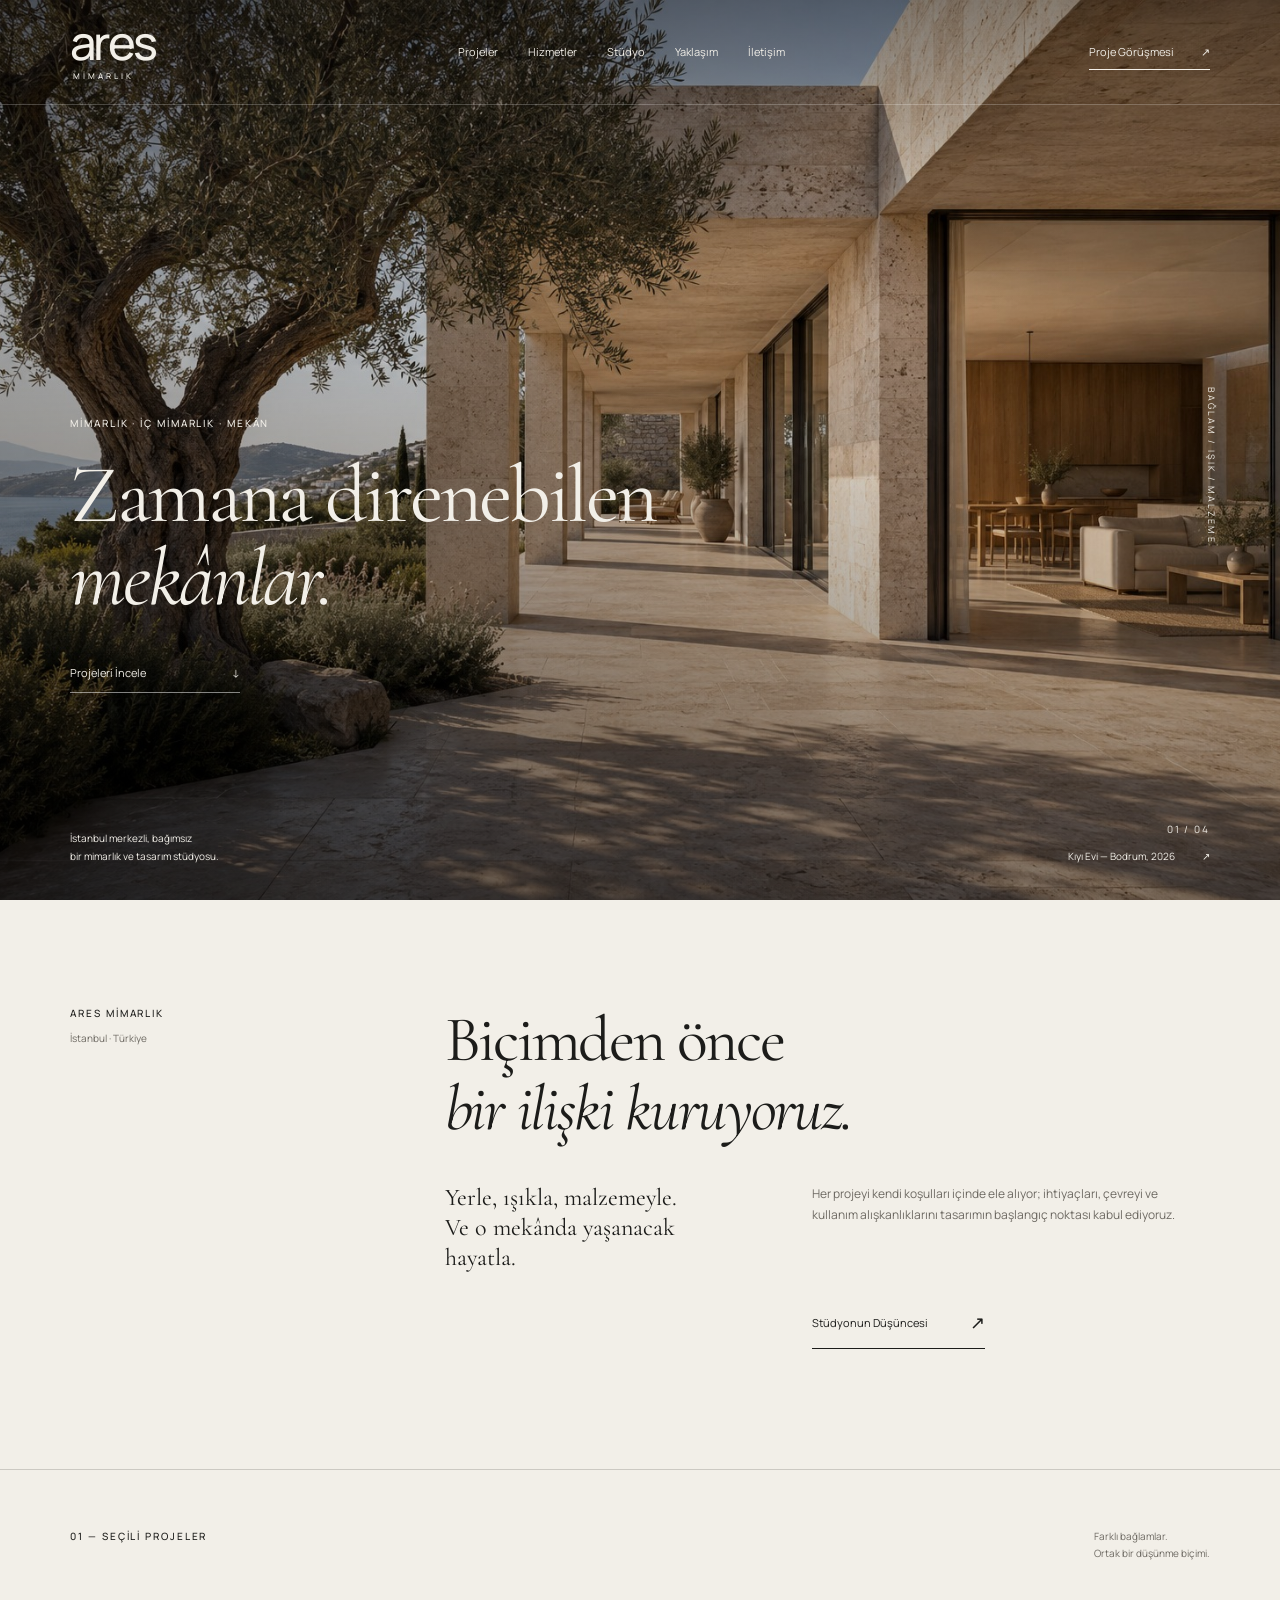
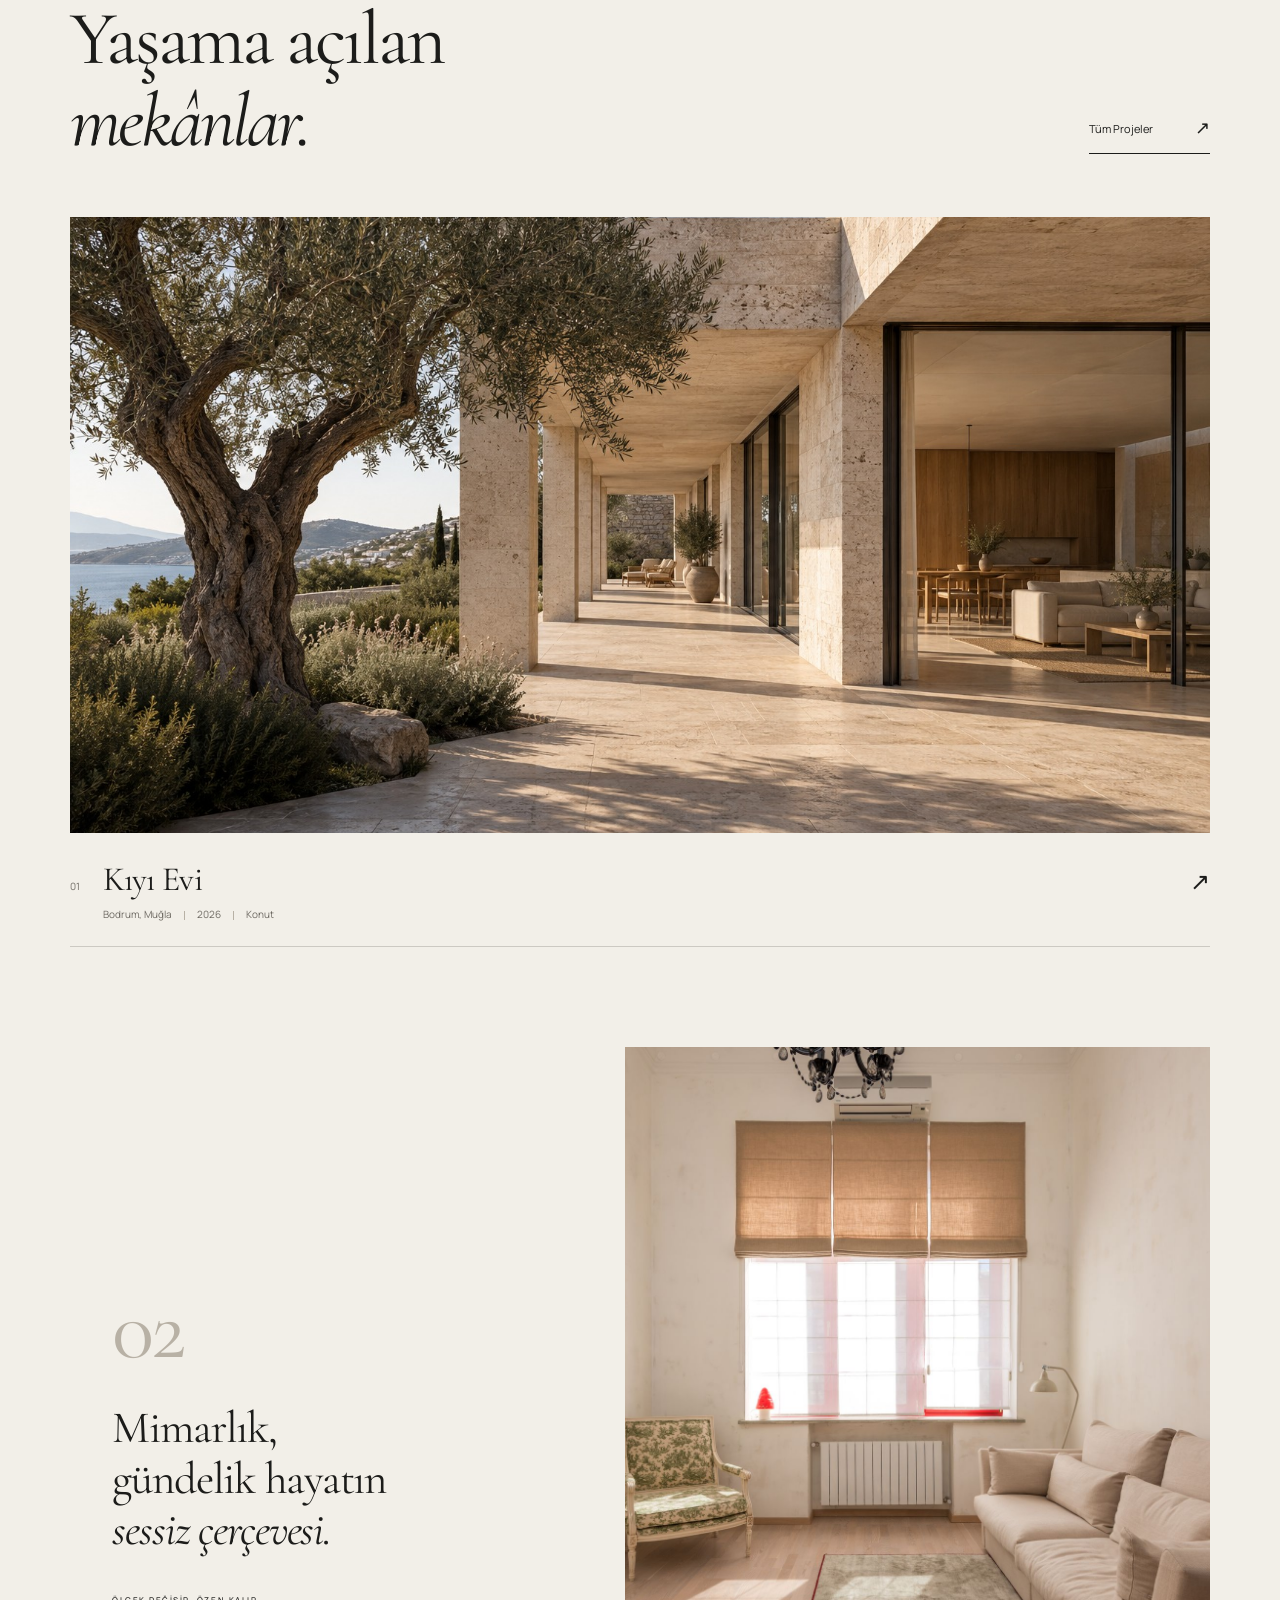
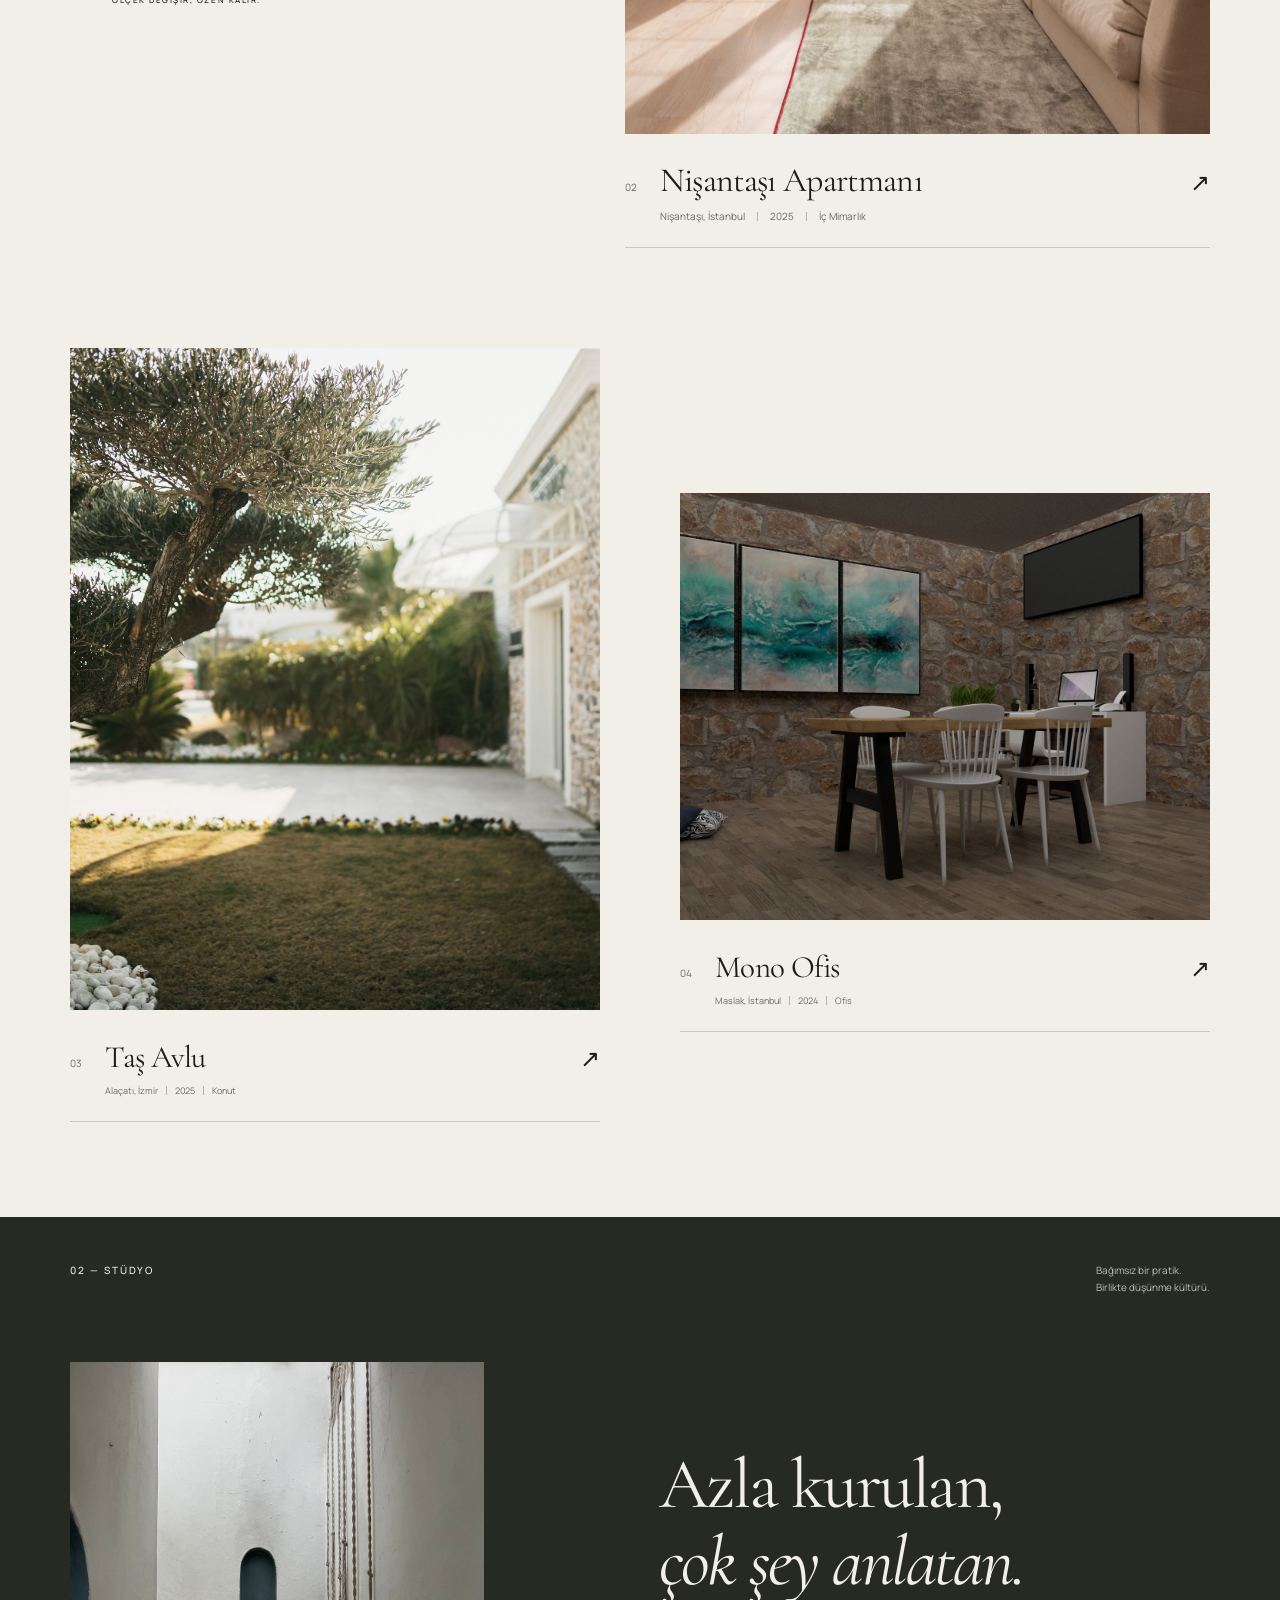
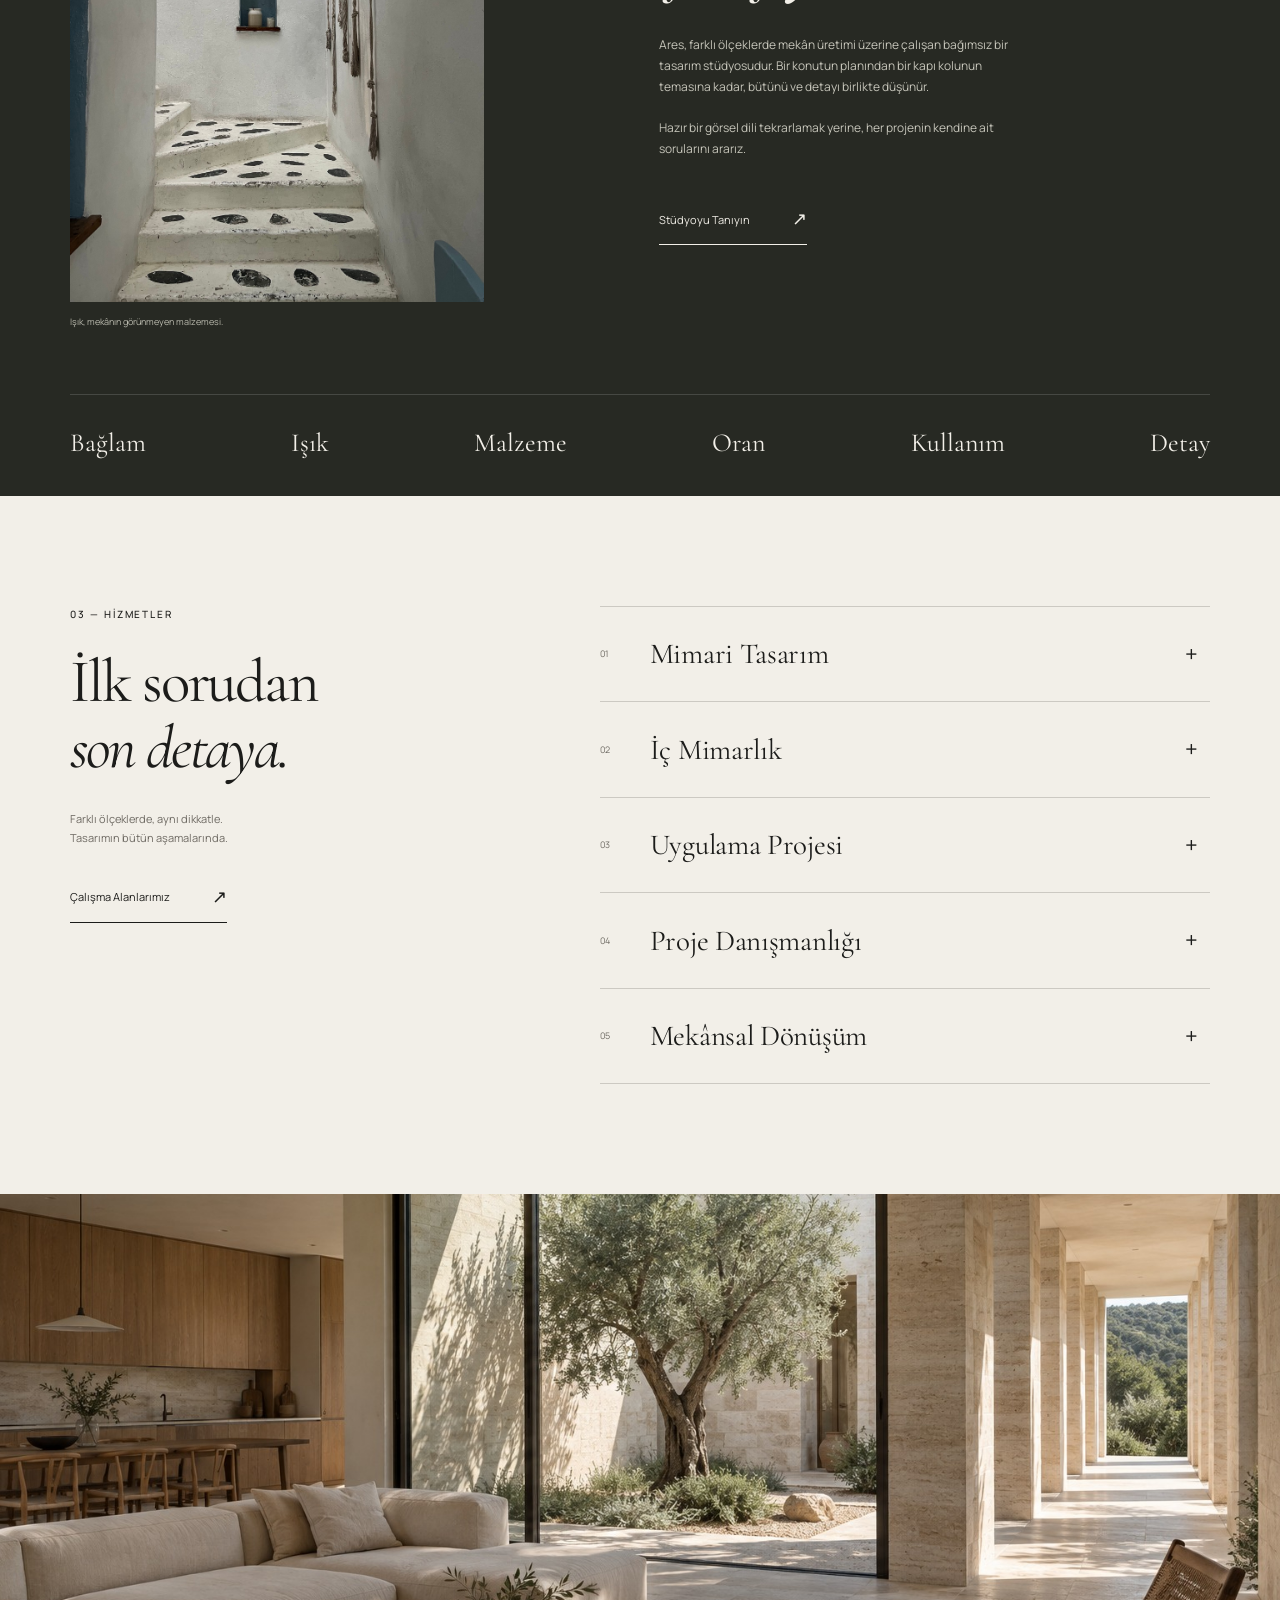
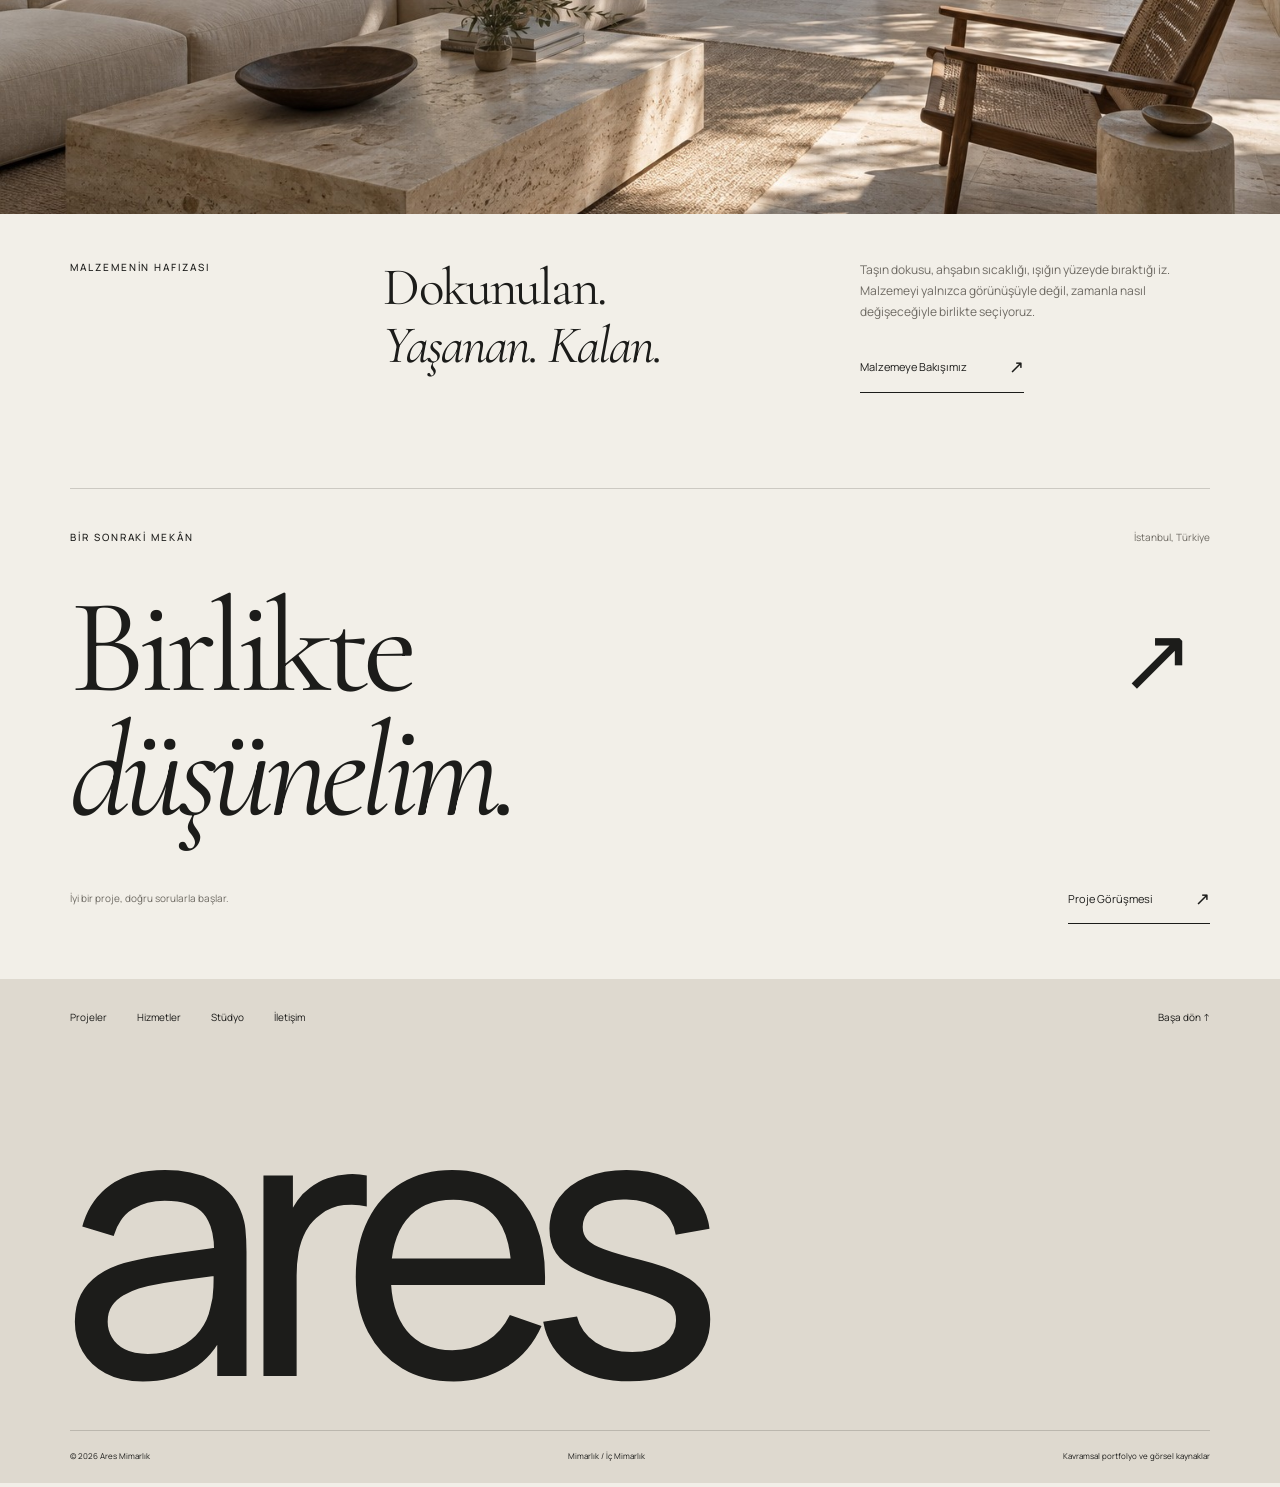
<file: index.html>
<!doctype html><html lang="tr"><head><meta charset="utf-8"><meta name="viewport" content="width=device-width,initial-scale=1"><meta name="theme-color" content="#F2EFE8"><title>Mimarlık ve İç Mimarlık — İstanbul | Ares Mimarlık</title><meta name="description" content="Ares Mimarlık, İstanbul merkezli mimarlık ve iç mimarlık stüdyosu. Konut, iç mekân ve ticari projelerde bağlama duyarlı tasarım."><meta property="og:title" content="Mimarlık ve İç Mimarlık — İstanbul | Ares Mimarlık"><meta property="og:description" content="Ares Mimarlık, İstanbul merkezli mimarlık ve iç mimarlık stüdyosu. Konut, iç mekân ve ticari projelerde bağlama duyarlı tasarım."><meta property="og:type" content="website"><meta property="og:locale" content="tr_TR"><meta property="og:site_name" content="Ares Mimarlık"><link rel="canonical" href="./index.html"><link rel="icon" type="image/svg+xml" href="./favicon.svg"><link rel="stylesheet" href="./style.css"><script defer src="./main.js"></script></head><body id="ust"><a class="skip" href="#icerik">İçeriğe geç</a><header class="site-header over-hero"><a class="wordmark" href="./index.html" aria-label="Ares Mimarlık ana sayfa">ares<span>MİMARLIK</span></a><button class="menu-toggle" aria-expanded="false" aria-controls="ana-menu">Menü <span aria-hidden="true">☰</span></button><nav id="ana-menu" aria-label="Ana gezinme"><a href="./projeler.html">Projeler</a><a href="./hizmetler.html">Hizmetler</a><a href="./studio.html">Stüdyo</a><a href="./studio.html#yaklasim">Yaklaşım</a><a href="./iletisim.html">İletişim</a></nav><a class="header-contact" href="./iletisim.html">Proje Görüşmesi <span aria-hidden="true">↗</span></a></header><main id="icerik"><section class="hero"><img class="hero-photo" src="./kiyi-evi.jpg" alt="Traverten cephe, zeytin ağacı ve gölgeli bir avlu" loading="eager" decoding="async" fetchpriority="high"><div class="hero-shade"></div><div class="hero-copy"><p class="eyebrow">MİMARLIK · İÇ MİMARLIK · MEKÂN</p><h1>Zamana direnebilen<br><em>mekânlar.</em></h1><a class="hero-link" href="#secili-projeler">Projeleri İncele <span>↓</span></a></div><div class="hero-bottom"><p>İstanbul merkezli, bağımsız<br>bir mimarlık ve tasarım stüdyosu.</p><a href="./kiyi-evi.html"><span>01 / 04</span><br>Kıyı Evi — Bodrum, 2026 <span>↗</span></a></div><span class="hero-side">BAĞLAM / IŞIK / MALZEME</span></section><section class="opening wrap"><div class="opening-label"><p class="eyebrow">ARES MİMARLIK</p><span>İstanbul · Türkiye</span></div><div class="opening-copy"><h2>Biçimden önce<br><em>bir ilişki kuruyoruz.</em></h2><div><p>Yerle, ışıkla, malzemeyle. Ve o mekânda yaşanacak hayatla.</p><p>Her projeyi kendi koşulları içinde ele alıyor; ihtiyaçları, çevreyi ve kullanım alışkanlıklarını tasarımın başlangıç noktası kabul ediyoruz.</p><a class="text-link" href="./studio.html">Stüdyonun Düşüncesi <span>↗</span></a></div></div></section><section class="selected wrap" id="secili-projeler"><div class="section-top"><p class="eyebrow">01 — SEÇİLİ PROJELER</p><p>Farklı bağlamlar.<br>Ortak bir düşünme biçimi.</p></div><div class="section-title"><h2>Yaşama açılan<br><em>mekânlar.</em></h2><a class="text-link" href="./projeler.html">Tüm Projeler <span>↗</span></a></div><article class="work lead" data-category="Konut"><a class="work-photo" href="./kiyi-evi.html"><img class="" src="./kiyi-evi.jpg" alt="Zeytin ağacının çevresinde uzanan traverten cepheli konut" loading="lazy" decoding="async"><span class="view-project">Projeyi incele ↗</span></a><div class="work-info"><span class="work-number">01</span><div><h3><a href="./kiyi-evi.html">Kıyı Evi</a></h3><p>Bodrum, Muğla<i></i>2026<i></i>Konut</p></div><a href="./kiyi-evi.html" aria-label="Kıyı Evi projesi" class="work-arrow">↗</a></div></article><div class="offset-layout"><div class="margin-note"><span class="fine-number">02</span><p>Mimarlık,<br>gündelik hayatın<br><em>sessiz çerçevesi.</em></p><span class="eyebrow">ÖLÇEK DEĞİŞİR, ÖZEN KALIR.</span></div><article class="work portrait" data-category="İç Mimarlık"><a class="work-photo" href="./nisantasi-apartmani.html"><img class="" src="./nisantasi.jpg" alt="Yüksek tavanlı, ahşap zeminli ve doğal ışık alan bir oturma odası" loading="lazy" decoding="async"><span class="view-project">Projeyi incele ↗</span></a><div class="work-info"><span class="work-number">02</span><div><h3><a href="./nisantasi-apartmani.html">Nişantaşı Apartmanı</a></h3><p>Nişantaşı, İstanbul<i></i>2025<i></i>İç Mimarlık</p></div><a href="./nisantasi-apartmani.html" aria-label="Nişantaşı Apartmanı projesi" class="work-arrow">↗</a></div></article></div><div class="paired"><article class="work tall" data-category="Konut"><a class="work-photo" href="./tas-avlu.html"><img class="" src="./tas-avlu.jpg" alt="Zeytin ağacı ve doğal taş cepheyle çevrili sakin bir bahçe" loading="lazy" decoding="async"><span class="view-project">Projeyi incele ↗</span></a><div class="work-info"><span class="work-number">03</span><div><h3><a href="./tas-avlu.html">Taş Avlu</a></h3><p>Alaçatı, İzmir<i></i>2025<i></i>Konut</p></div><a href="./tas-avlu.html" aria-label="Taş Avlu projesi" class="work-arrow">↗</a></div></article><article class="work landscape" data-category="Ofis"><a class="work-photo" href="./mono-office.html"><img class="" src="./mono.jpg" alt="Doğal taş duvarlı, ahşap mobilyalı ortak çalışma alanı" loading="lazy" decoding="async"><span class="view-project">Projeyi incele ↗</span></a><div class="work-info"><span class="work-number">04</span><div><h3><a href="./mono-office.html">Mono Ofis</a></h3><p>Maslak, İstanbul<i></i>2024<i></i>Ofis</p></div><a href="./mono-office.html" aria-label="Mono Ofis projesi" class="work-arrow">↗</a></div></article></div></section><section class="studio-chapter"><div class="studio-chapter-top wrap"><p class="eyebrow">02 — STÜDYO</p><p>Bağımsız bir pratik.<br>Birlikte düşünme kültürü.</p></div><div class="studio-composition wrap"><figure><img class="" src="./merdiven.jpg" alt="Gün ışığının düştüğü kireç sıvalı merdiven ve niş" loading="lazy" decoding="async"><figcaption>Işık, mekânın görünmeyen malzemesi.</figcaption></figure><div><h2>Azla kurulan,<br><em>çok şey anlatan.</em></h2><p>Ares, farklı ölçeklerde mekân üretimi üzerine çalışan bağımsız bir tasarım stüdyosudur. Bir konutun planından bir kapı kolunun temasına kadar, bütünü ve detayı birlikte düşünür.</p><p>Hazır bir görsel dili tekrarlamak yerine, her projenin kendine ait sorularını ararız.</p><a class="text-link" href="./studio.html">Stüdyoyu Tanıyın <span>↗</span></a></div></div><div class="studio-words wrap"><span>Bağlam</span><span>Işık</span><span>Malzeme</span><span>Oran</span><span>Kullanım</span><span>Detay</span></div></section><section class="expertise wrap"><div><p class="eyebrow">03 — HİZMETLER</p><h2>İlk sorudan<br><em>son detaya.</em></h2><p>Farklı ölçeklerde, aynı dikkatle.<br>Tasarımın bütün aşamalarında.</p><a class="text-link" href="./hizmetler.html">Çalışma Alanlarımız <span>↗</span></a></div><div class="service-list"><details class="service"><summary><span>01</span><h3>Mimari Tasarım</h3><span class="plus" aria-hidden="true">+</span></summary><div><p>Yapının yerle kurduğu ilişkiden plan kararlarına uzanan bütüncül bir çalışma.</p><p>Arsa ve çevre analizi, ihtiyaç programı, kütle çalışmaları ve mimari tasarım geliştirme.</p></div></details><details class="service"><summary><span>02</span><h3>İç Mimarlık</h3><span class="plus" aria-hidden="true">+</span></summary><div><p>Gündelik kullanımı, ışığı ve malzemeyi aynı düşüncenin parçası olarak ele alıyoruz.</p><p>İç mekân planlaması, malzeme seçimi, aydınlatma yaklaşımı ve özel mobilya tasarımı.</p></div></details><details class="service"><summary><span>03</span><h3>Uygulama Projesi</h3><span class="plus" aria-hidden="true">+</span></summary><div><p>Tasarım kararlarını, sahada karşılığı olan açık ve tutarlı detaylara dönüştürüyoruz.</p><p>Ölçülendirilmiş çizimler, sistem kesitleri, birleşim detayları ve disiplinler arası koordinasyon.</p></div></details><details class="service"><summary><span>04</span><h3>Proje Danışmanlığı</h3><span class="plus" aria-hidden="true">+</span></summary><div><p>Projenin erken kararlarından uygulama sürecine kadar bağımsız bir mimari bakış.</p><p>Mevcut proje değerlendirmesi, alan kullanımı, malzeme alternatifleri ve tasarım koordinasyonu.</p></div></details><details class="service"><summary><span>05</span><h3>Mekânsal Dönüşüm</h3><span class="plus" aria-hidden="true">+</span></summary><div><p>Mevcut olanın potansiyelini okuyor, yeni kullanımlara yer açıyoruz.</p><p>Yeniden işlevlendirme, plan düzenlemesi ve mevcut yapı karakterini koruyan müdahaleler.</p></div></details></div></section><section class="material-story"><figure><img class="" src="./kiyi-ic.jpg" alt="Traverten, meşe ve gün ışığının bir araya geldiği yaşam alanı" loading="lazy" decoding="async"></figure><div class="material-caption wrap"><p class="eyebrow">MALZEMENİN HAFIZASI</p><h2>Dokunulan.<br><em>Yaşanan. Kalan.</em></h2><div><p>Taşın dokusu, ahşabın sıcaklığı, ışığın yüzeyde bıraktığı iz. Malzemeyi yalnızca görünüşüyle değil, zamanla nasıl değişeceğiyle birlikte seçiyoruz.</p><a class="text-link" href="./studio.html#malzeme">Malzemeye Bakışımız <span>↗</span></a></div></div></section></main><section class="closing"><div class="closing-top"><p class="eyebrow">BİR SONRAKİ MEKÂN</p><span>İstanbul, Türkiye</span></div><a href="./iletisim.html" class="closing-link">Birlikte<br><em>düşünelim.</em><span aria-hidden="true">↗</span></a><div class="closing-bottom"><p>İyi bir proje, doğru sorularla başlar.</p><a class="text-link" href="./iletisim.html">Proje Görüşmesi <span>↗</span></a></div></section><footer class="footer"><div class="footer-line"><nav aria-label="Alt gezinme"><a href="./projeler.html">Projeler</a><a href="./hizmetler.html">Hizmetler</a><a href="./studio.html">Stüdyo</a><a href="./iletisim.html">İletişim</a></nav><a href="#ust">Başa dön ↑</a></div><div class="footer-word" aria-hidden="true">ares</div><div class="footer-line small"><span>© 2026 Ares Mimarlık</span><span>Mimarlık / İç Mimarlık</span><a href="./kaynaklar.html">Kavramsal portfolyo ve görsel kaynaklar</a></div></footer></body></html>
</file>
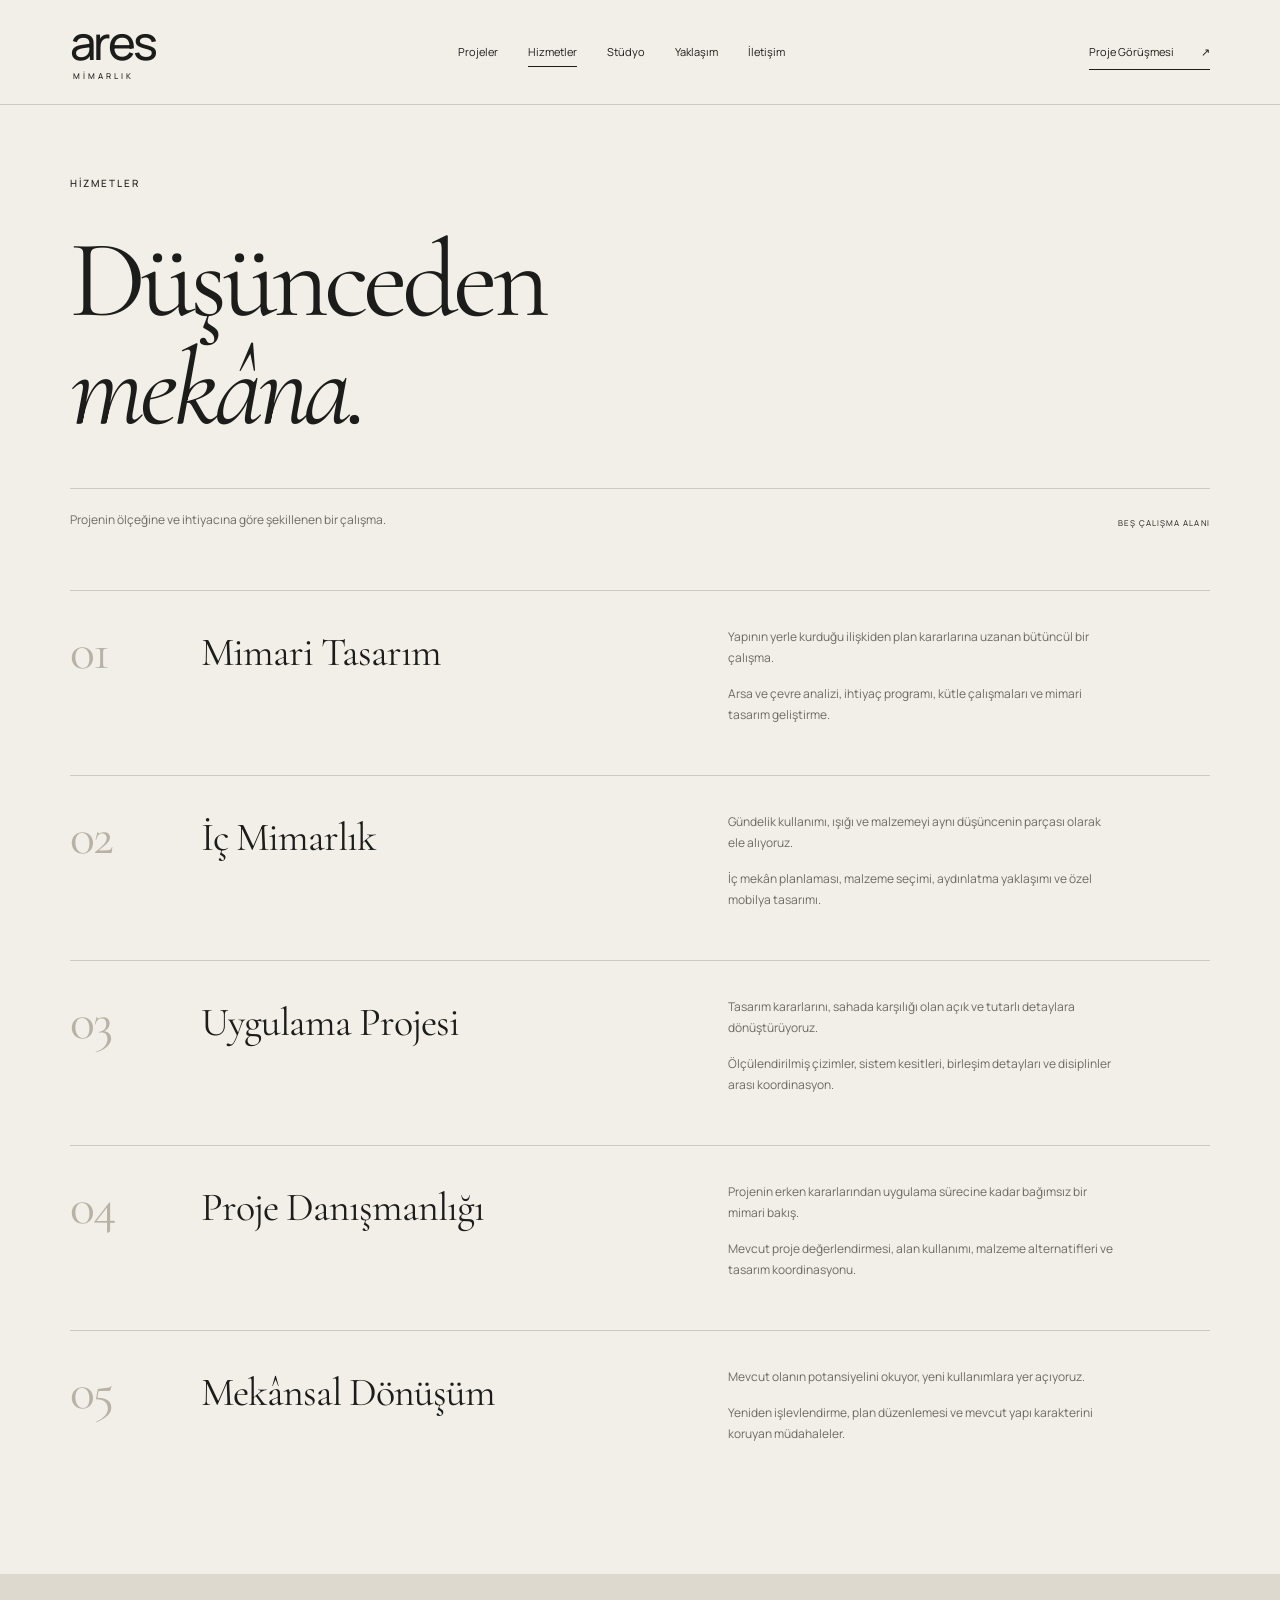
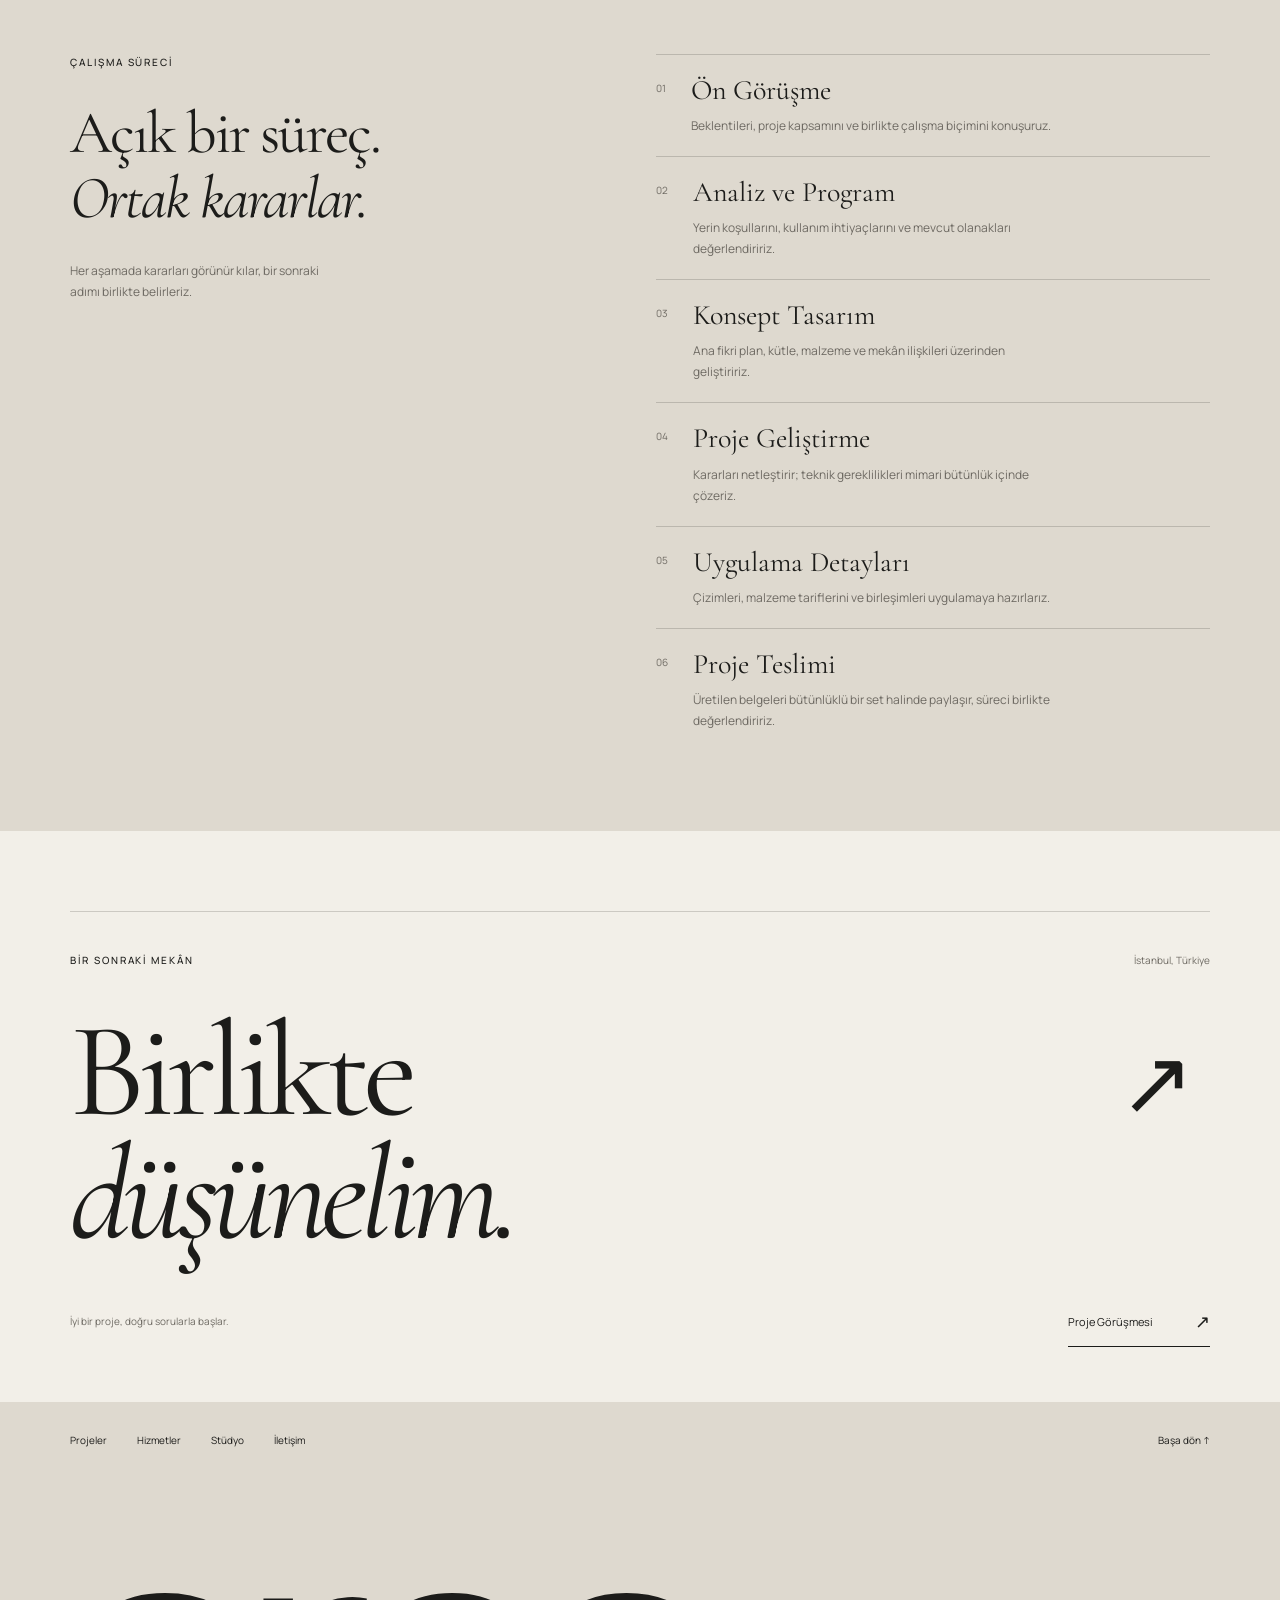
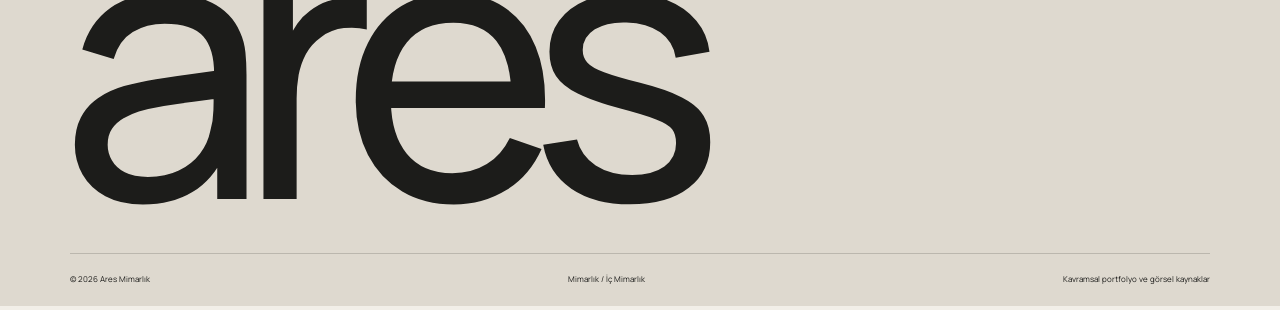
<file: hizmetler.html>
<!doctype html><html lang="tr"><head><meta charset="utf-8"><meta name="viewport" content="width=device-width,initial-scale=1"><meta name="theme-color" content="#F2EFE8"><title>Hizmetler | Ares Mimarlık</title><meta name="description" content="Ares Mimarlık, İstanbul merkezli mimarlık ve iç mimarlık stüdyosu. Konut, iç mekân ve ticari projelerde bağlama duyarlı tasarım."><meta property="og:title" content="Hizmetler | Ares Mimarlık"><meta property="og:description" content="Ares Mimarlık, İstanbul merkezli mimarlık ve iç mimarlık stüdyosu. Konut, iç mekân ve ticari projelerde bağlama duyarlı tasarım."><meta property="og:type" content="website"><meta property="og:locale" content="tr_TR"><meta property="og:site_name" content="Ares Mimarlık"><link rel="canonical" href="./hizmetler.html"><link rel="icon" type="image/svg+xml" href="./favicon.svg"><link rel="stylesheet" href="./style.css"><script defer src="./main.js"></script></head><body id="ust"><a class="skip" href="#icerik">İçeriğe geç</a><header class="site-header "><a class="wordmark" href="./index.html" aria-label="Ares Mimarlık ana sayfa">ares<span>MİMARLIK</span></a><button class="menu-toggle" aria-expanded="false" aria-controls="ana-menu">Menü <span aria-hidden="true">☰</span></button><nav id="ana-menu" aria-label="Ana gezinme"><a href="./projeler.html">Projeler</a><a href="./hizmetler.html" aria-current="page">Hizmetler</a><a href="./studio.html">Stüdyo</a><a href="./studio.html#yaklasim">Yaklaşım</a><a href="./iletisim.html">İletişim</a></nav><a class="header-contact" href="./iletisim.html">Proje Görüşmesi <span aria-hidden="true">↗</span></a></header><main id="icerik"><section class="page-heading wrap"><p class="eyebrow">HİZMETLER</p><h1>Düşünceden<br><em>mekâna.</em></h1><div class="heading-bottom"><p>Projenin ölçeğine ve ihtiyacına göre şekillenen bir çalışma.</p><span>BEŞ ÇALIŞMA ALANI</span></div></section><section class="services-expanded wrap"><article><span class="fine-number">01</span><h2>Mimari Tasarım</h2><div><p>Yapının yerle kurduğu ilişkiden plan kararlarına uzanan bütüncül bir çalışma.</p><p>Arsa ve çevre analizi, ihtiyaç programı, kütle çalışmaları ve mimari tasarım geliştirme.</p></div></article><article><span class="fine-number">02</span><h2>İç Mimarlık</h2><div><p>Gündelik kullanımı, ışığı ve malzemeyi aynı düşüncenin parçası olarak ele alıyoruz.</p><p>İç mekân planlaması, malzeme seçimi, aydınlatma yaklaşımı ve özel mobilya tasarımı.</p></div></article><article><span class="fine-number">03</span><h2>Uygulama Projesi</h2><div><p>Tasarım kararlarını, sahada karşılığı olan açık ve tutarlı detaylara dönüştürüyoruz.</p><p>Ölçülendirilmiş çizimler, sistem kesitleri, birleşim detayları ve disiplinler arası koordinasyon.</p></div></article><article><span class="fine-number">04</span><h2>Proje Danışmanlığı</h2><div><p>Projenin erken kararlarından uygulama sürecine kadar bağımsız bir mimari bakış.</p><p>Mevcut proje değerlendirmesi, alan kullanımı, malzeme alternatifleri ve tasarım koordinasyonu.</p></div></article><article><span class="fine-number">05</span><h2>Mekânsal Dönüşüm</h2><div><p>Mevcut olanın potansiyelini okuyor, yeni kullanımlara yer açıyoruz.</p><p>Yeniden işlevlendirme, plan düzenlemesi ve mevcut yapı karakterini koruyan müdahaleler.</p></div></article></section><section class="process-section wrap"><div><p class="eyebrow">ÇALIŞMA SÜRECİ</p><h2>Açık bir süreç.<br><em>Ortak kararlar.</em></h2><p>Her aşamada kararları görünür kılar, bir sonraki adımı birlikte belirleriz.</p></div><ol><li><span>01</span><div><h3>Ön Görüşme</h3><p>Beklentileri, proje kapsamını ve birlikte çalışma biçimini konuşuruz.</p></div></li><li><span>02</span><div><h3>Analiz ve Program</h3><p>Yerin koşullarını, kullanım ihtiyaçlarını ve mevcut olanakları değerlendiririz.</p></div></li><li><span>03</span><div><h3>Konsept Tasarım</h3><p>Ana fikri plan, kütle, malzeme ve mekân ilişkileri üzerinden geliştiririz.</p></div></li><li><span>04</span><div><h3>Proje Geliştirme</h3><p>Kararları netleştirir; teknik gereklilikleri mimari bütünlük içinde çözeriz.</p></div></li><li><span>05</span><div><h3>Uygulama Detayları</h3><p>Çizimleri, malzeme tariflerini ve birleşimleri uygulamaya hazırlarız.</p></div></li><li><span>06</span><div><h3>Proje Teslimi</h3><p>Üretilen belgeleri bütünlüklü bir set halinde paylaşır, süreci birlikte değerlendiririz.</p></div></li></ol></section></main><section class="closing"><div class="closing-top"><p class="eyebrow">BİR SONRAKİ MEKÂN</p><span>İstanbul, Türkiye</span></div><a href="./iletisim.html" class="closing-link">Birlikte<br><em>düşünelim.</em><span aria-hidden="true">↗</span></a><div class="closing-bottom"><p>İyi bir proje, doğru sorularla başlar.</p><a class="text-link" href="./iletisim.html">Proje Görüşmesi <span>↗</span></a></div></section><footer class="footer"><div class="footer-line"><nav aria-label="Alt gezinme"><a href="./projeler.html">Projeler</a><a href="./hizmetler.html">Hizmetler</a><a href="./studio.html">Stüdyo</a><a href="./iletisim.html">İletişim</a></nav><a href="#ust">Başa dön ↑</a></div><div class="footer-word" aria-hidden="true">ares</div><div class="footer-line small"><span>© 2026 Ares Mimarlık</span><span>Mimarlık / İç Mimarlık</span><a href="./kaynaklar.html">Kavramsal portfolyo ve görsel kaynaklar</a></div></footer></body></html>
</file>
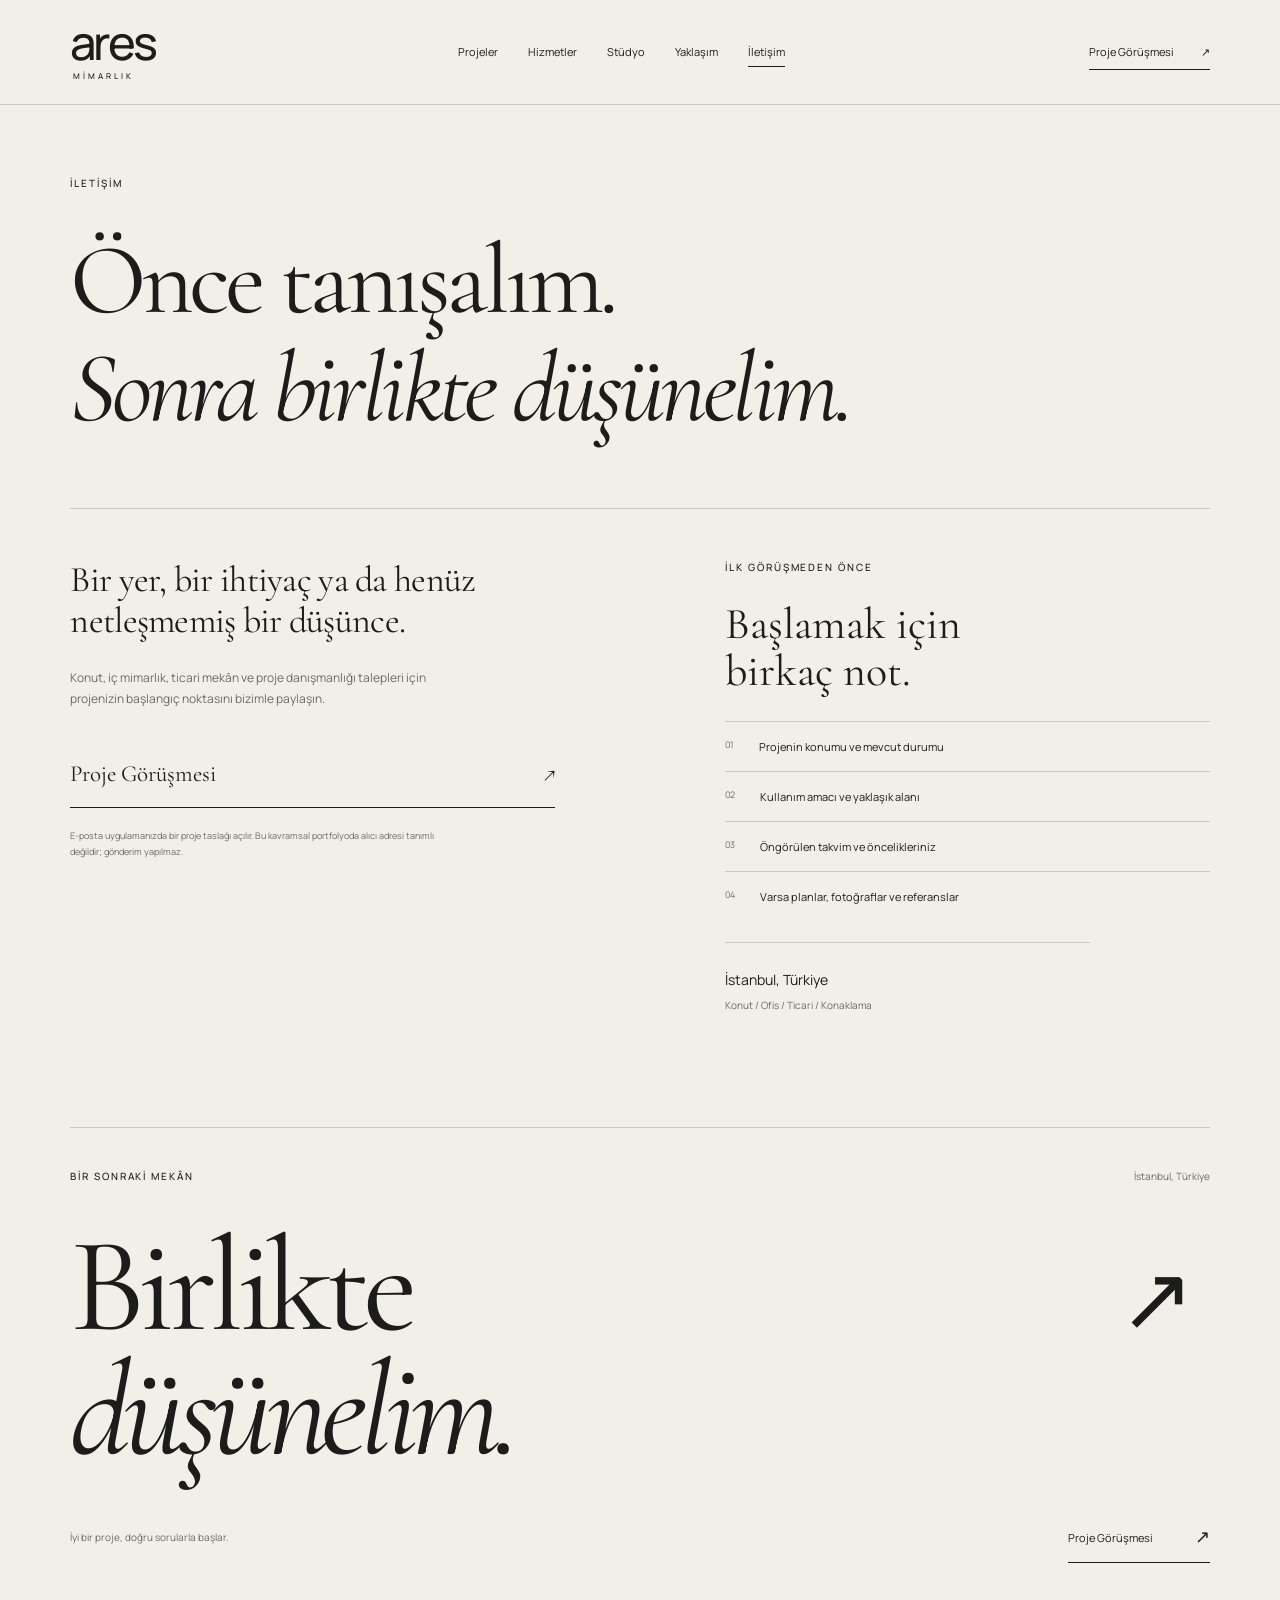
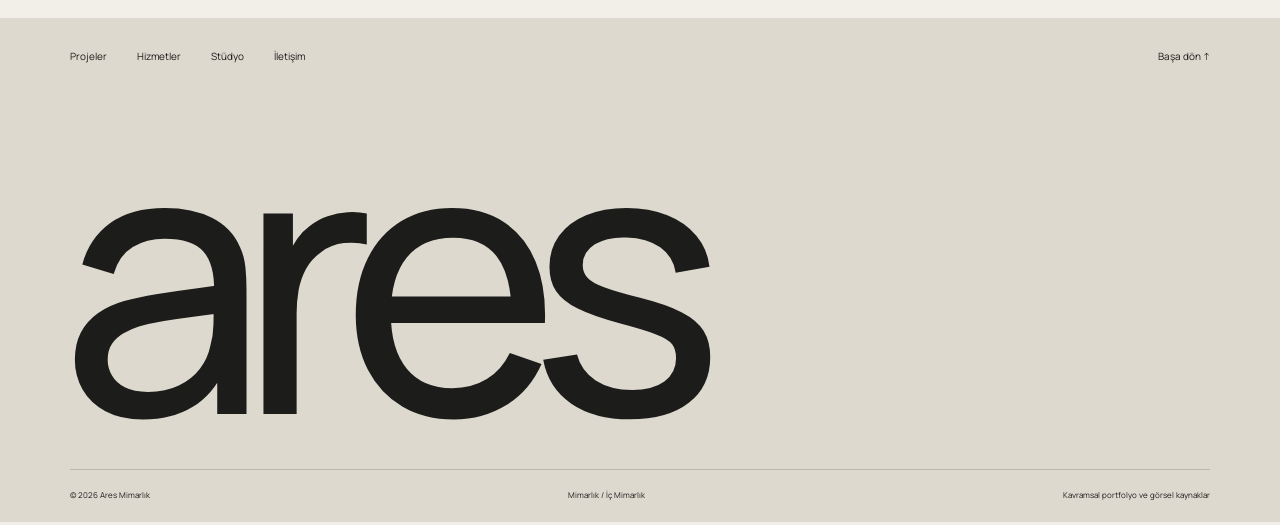
<file: iletisim.html>
<!doctype html><html lang="tr"><head><meta charset="utf-8"><meta name="viewport" content="width=device-width,initial-scale=1"><meta name="theme-color" content="#F2EFE8"><title>İletişim | Ares Mimarlık</title><meta name="description" content="Ares Mimarlık, İstanbul merkezli mimarlık ve iç mimarlık stüdyosu. Konut, iç mekân ve ticari projelerde bağlama duyarlı tasarım."><meta property="og:title" content="İletişim | Ares Mimarlık"><meta property="og:description" content="Ares Mimarlık, İstanbul merkezli mimarlık ve iç mimarlık stüdyosu. Konut, iç mekân ve ticari projelerde bağlama duyarlı tasarım."><meta property="og:type" content="website"><meta property="og:locale" content="tr_TR"><meta property="og:site_name" content="Ares Mimarlık"><link rel="canonical" href="./iletisim.html"><link rel="icon" type="image/svg+xml" href="./favicon.svg"><link rel="stylesheet" href="./style.css"><script defer src="./main.js"></script></head><body id="ust"><a class="skip" href="#icerik">İçeriğe geç</a><header class="site-header "><a class="wordmark" href="./index.html" aria-label="Ares Mimarlık ana sayfa">ares<span>MİMARLIK</span></a><button class="menu-toggle" aria-expanded="false" aria-controls="ana-menu">Menü <span aria-hidden="true">☰</span></button><nav id="ana-menu" aria-label="Ana gezinme"><a href="./projeler.html">Projeler</a><a href="./hizmetler.html">Hizmetler</a><a href="./studio.html">Stüdyo</a><a href="./studio.html#yaklasim">Yaklaşım</a><a href="./iletisim.html" aria-current="page">İletişim</a></nav><a class="header-contact" href="./iletisim.html">Proje Görüşmesi <span aria-hidden="true">↗</span></a></header><main id="icerik"><section class="contact-page wrap"><p class="eyebrow">İLETİŞİM</p><h1>Önce tanışalım.<br><em>Sonra birlikte düşünelim.</em></h1><div class="contact-grid"><div><p class="contact-lead">Bir yer, bir ihtiyaç ya da henüz<br>netleşmemiş bir düşünce.</p><p>Konut, iç mimarlık, ticari mekân ve proje danışmanlığı talepleri için projenizin başlangıç noktasını bizimle paylaşın.</p><a class="contact-action" href="mailto:?subject=Ares%20Mimarl%C4%B1k%20%E2%80%94%20Proje%20G%C3%B6r%C3%BC%C5%9Fmesi&body=Merhaba%2C%0A%0AProje%20konumu%3A%0AProje%20t%C3%BCr%C3%BC%3A%0AYakla%C5%9F%C4%B1k%20alan%3A%0A%C3%96ng%C3%B6r%C3%BClen%20takvim%3A%0AK%C4%B1saca%20beklentilerim%3A%0A%0AAd%C4%B1m%20ve%20ileti%C5%9Fim%20bilgilerim%3A%0A">Proje Görüşmesi <span>↗</span></a><p class="contact-disclosure">E-posta uygulamanızda bir proje taslağı açılır. Bu kavramsal portfolyoda alıcı adresi tanımlı değildir; gönderim yapılmaz.</p></div><div class="contact-guide"><p class="eyebrow">İLK GÖRÜŞMEDEN ÖNCE</p><h2>Başlamak için<br>birkaç not.</h2><ul><li><span>01</span>Projenin konumu ve mevcut durumu</li><li><span>02</span>Kullanım amacı ve yaklaşık alanı</li><li><span>03</span>Öngörülen takvim ve öncelikleriniz</li><li><span>04</span>Varsa planlar, fotoğraflar ve referanslar</li></ul><p class="contact-location">İstanbul, Türkiye<br><span>Konut / Ofis / Ticari / Konaklama</span></p></div></div></section></main><section class="closing"><div class="closing-top"><p class="eyebrow">BİR SONRAKİ MEKÂN</p><span>İstanbul, Türkiye</span></div><a href="./iletisim.html" class="closing-link">Birlikte<br><em>düşünelim.</em><span aria-hidden="true">↗</span></a><div class="closing-bottom"><p>İyi bir proje, doğru sorularla başlar.</p><a class="text-link" href="./iletisim.html">Proje Görüşmesi <span>↗</span></a></div></section><footer class="footer"><div class="footer-line"><nav aria-label="Alt gezinme"><a href="./projeler.html">Projeler</a><a href="./hizmetler.html">Hizmetler</a><a href="./studio.html">Stüdyo</a><a href="./iletisim.html">İletişim</a></nav><a href="#ust">Başa dön ↑</a></div><div class="footer-word" aria-hidden="true">ares</div><div class="footer-line small"><span>© 2026 Ares Mimarlık</span><span>Mimarlık / İç Mimarlık</span><a href="./kaynaklar.html">Kavramsal portfolyo ve görsel kaynaklar</a></div></footer></body></html>
</file>
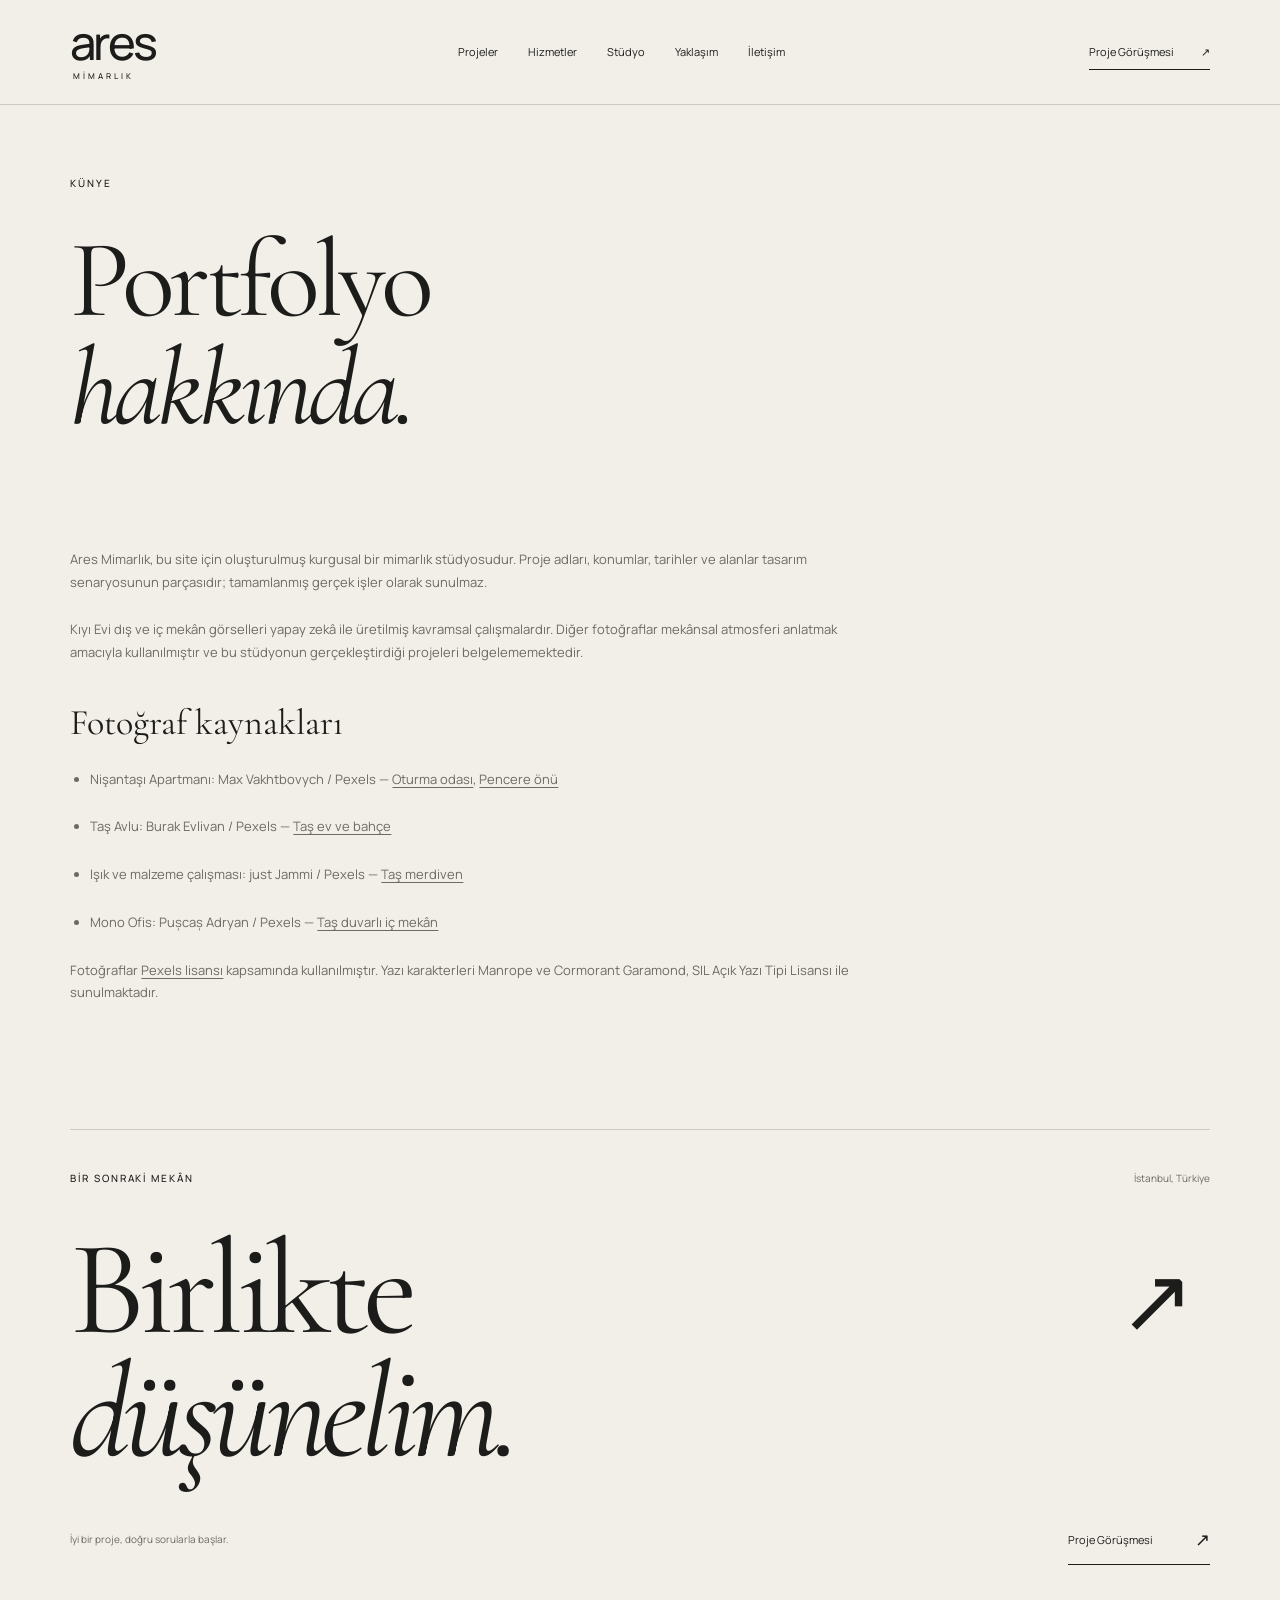
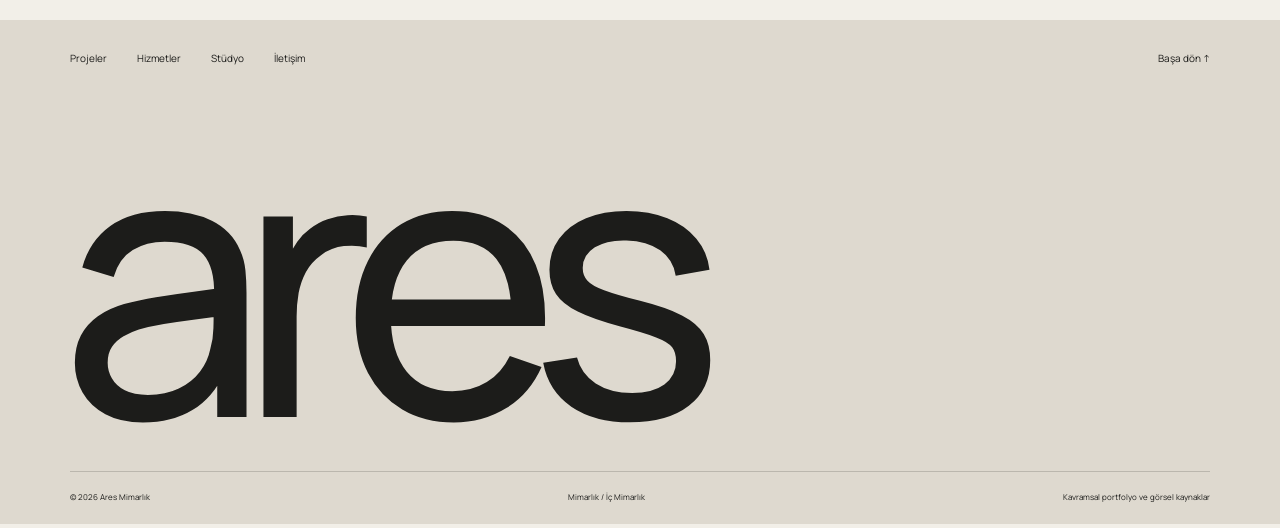
<file: kaynaklar.html>
<!doctype html><html lang="tr"><head><meta charset="utf-8"><meta name="viewport" content="width=device-width,initial-scale=1"><meta name="theme-color" content="#F2EFE8"><title>Portfolyo Künyesi | Ares Mimarlık</title><meta name="description" content="Ares Mimarlık, İstanbul merkezli mimarlık ve iç mimarlık stüdyosu. Konut, iç mekân ve ticari projelerde bağlama duyarlı tasarım."><meta property="og:title" content="Portfolyo Künyesi | Ares Mimarlık"><meta property="og:description" content="Ares Mimarlık, İstanbul merkezli mimarlık ve iç mimarlık stüdyosu. Konut, iç mekân ve ticari projelerde bağlama duyarlı tasarım."><meta property="og:type" content="website"><meta property="og:locale" content="tr_TR"><meta property="og:site_name" content="Ares Mimarlık"><link rel="canonical" href="./kaynaklar.html"><link rel="icon" type="image/svg+xml" href="./favicon.svg"><link rel="stylesheet" href="./style.css"><script defer src="./main.js"></script></head><body id="ust"><a class="skip" href="#icerik">İçeriğe geç</a><header class="site-header "><a class="wordmark" href="./index.html" aria-label="Ares Mimarlık ana sayfa">ares<span>MİMARLIK</span></a><button class="menu-toggle" aria-expanded="false" aria-controls="ana-menu">Menü <span aria-hidden="true">☰</span></button><nav id="ana-menu" aria-label="Ana gezinme"><a href="./projeler.html">Projeler</a><a href="./hizmetler.html">Hizmetler</a><a href="./studio.html">Stüdyo</a><a href="./studio.html#yaklasim">Yaklaşım</a><a href="./iletisim.html">İletişim</a></nav><a class="header-contact" href="./iletisim.html">Proje Görüşmesi <span aria-hidden="true">↗</span></a></header><main id="icerik"><section class="page-heading wrap"><p class="eyebrow">KÜNYE</p><h1>Portfolyo<br><em>hakkında.</em></h1></section><section class="credits wrap"><p>Ares Mimarlık, bu site için oluşturulmuş kurgusal bir mimarlık stüdyosudur. Proje adları, konumlar, tarihler ve alanlar tasarım senaryosunun parçasıdır; tamamlanmış gerçek işler olarak sunulmaz.</p><p>Kıyı Evi dış ve iç mekân görselleri yapay zekâ ile üretilmiş kavramsal çalışmalardır. Diğer fotoğraflar mekânsal atmosferi anlatmak amacıyla kullanılmıştır ve bu stüdyonun gerçekleştirdiği projeleri belgelememektedir.</p><h2>Fotoğraf kaynakları</h2><ul><li>Nişantaşı Apartmanı: Max Vakhtbovych / Pexels — <a href="https://www.pexels.com/photo/couch-in-apartment-interior-design-8092165/">Oturma odası</a>, <a href="https://www.pexels.com/photo/couch-in-room-8092177/">Pencere önü</a></li><li>Taş Avlu: Burak Evlivan / Pexels — <a href="https://www.pexels.com/photo/modern-stone-house-with-serene-garden-view-30922671/">Taş ev ve bahçe</a></li><li>Işık ve malzeme çalışması: just Jammi / Pexels — <a href="https://www.pexels.com/photo/stone-staircase-in-greek-house-17070368/">Taş merdiven</a></li><li>Mono Ofis: Pușcaș Adryan / Pexels — <a href="https://www.pexels.com/photo/modern-minimalist-interior-design-in-stone-house-12991229/">Taş duvarlı iç mekân</a></li></ul><p>Fotoğraflar <a href="https://www.pexels.com/license/">Pexels lisansı</a> kapsamında kullanılmıştır. Yazı karakterleri Manrope ve Cormorant Garamond, SIL Açık Yazı Tipi Lisansı ile sunulmaktadır.</p></section></main><section class="closing"><div class="closing-top"><p class="eyebrow">BİR SONRAKİ MEKÂN</p><span>İstanbul, Türkiye</span></div><a href="./iletisim.html" class="closing-link">Birlikte<br><em>düşünelim.</em><span aria-hidden="true">↗</span></a><div class="closing-bottom"><p>İyi bir proje, doğru sorularla başlar.</p><a class="text-link" href="./iletisim.html">Proje Görüşmesi <span>↗</span></a></div></section><footer class="footer"><div class="footer-line"><nav aria-label="Alt gezinme"><a href="./projeler.html">Projeler</a><a href="./hizmetler.html">Hizmetler</a><a href="./studio.html">Stüdyo</a><a href="./iletisim.html">İletişim</a></nav><a href="#ust">Başa dön ↑</a></div><div class="footer-word" aria-hidden="true">ares</div><div class="footer-line small"><span>© 2026 Ares Mimarlık</span><span>Mimarlık / İç Mimarlık</span><a href="./kaynaklar.html">Kavramsal portfolyo ve görsel kaynaklar</a></div></footer></body></html>
</file>
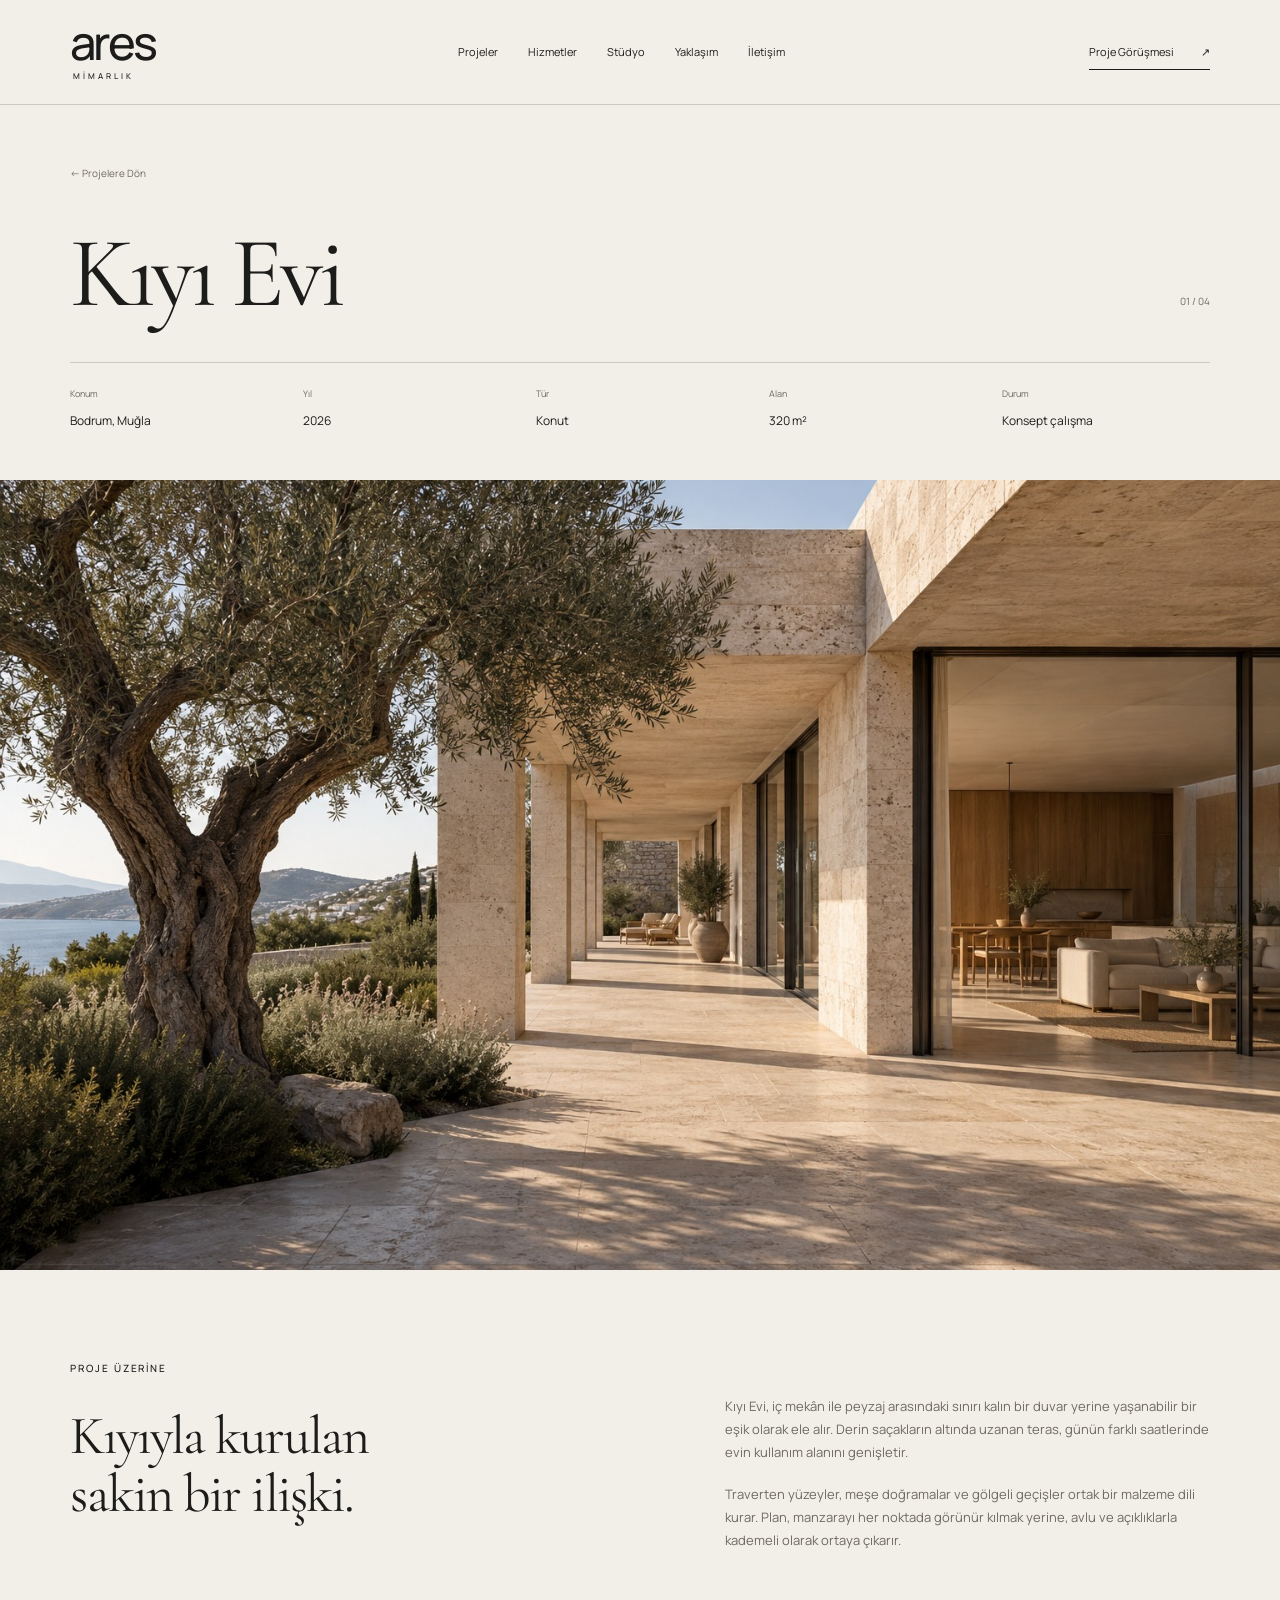
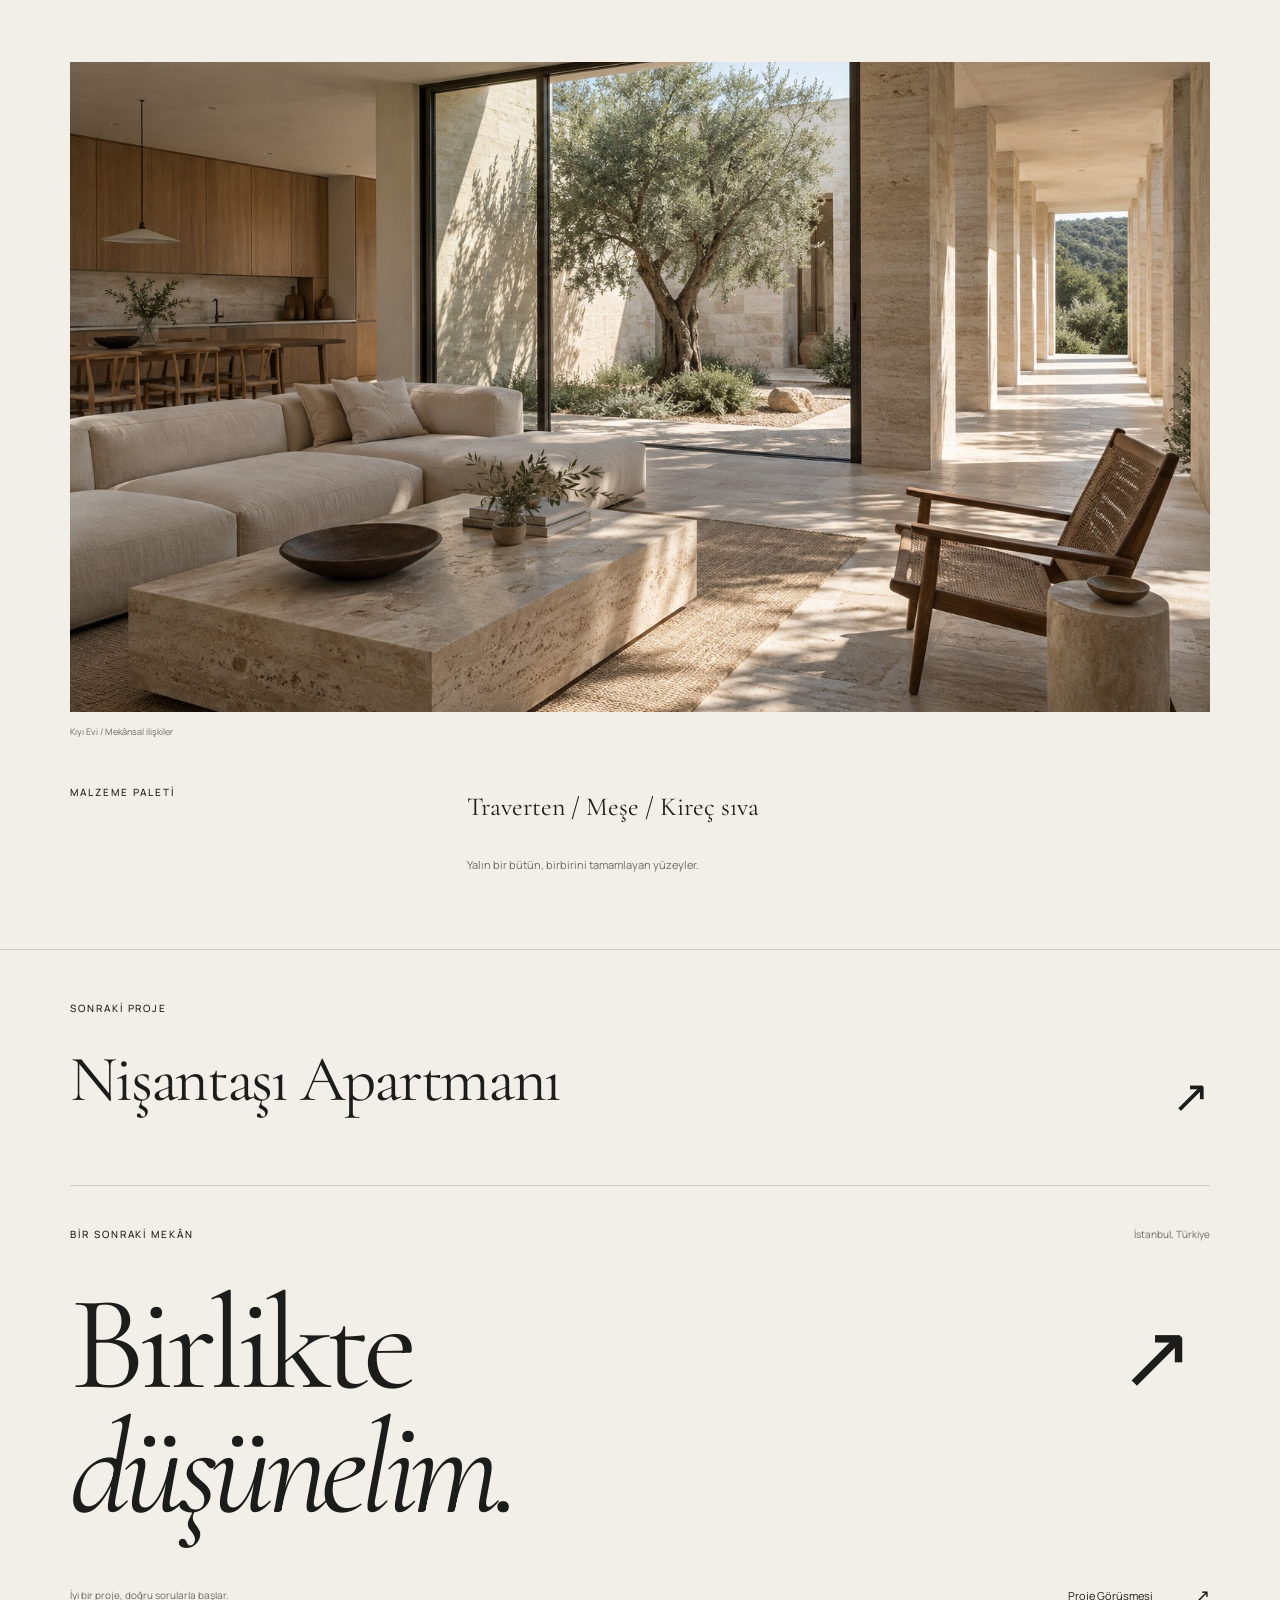
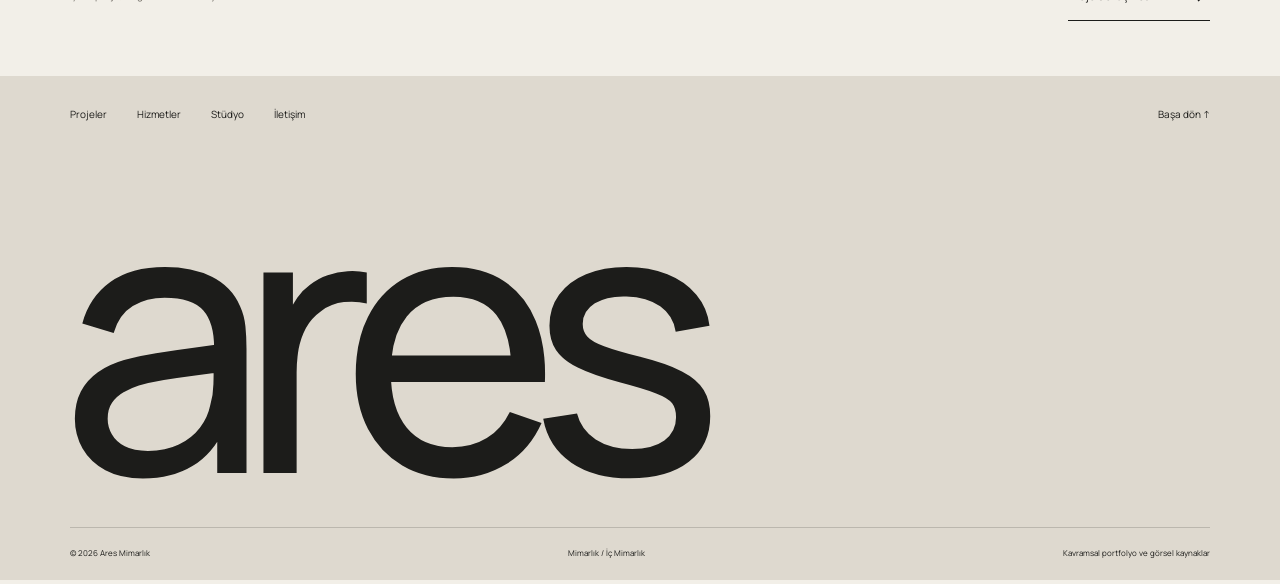
<file: kiyi-evi.html>
<!doctype html><html lang="tr"><head><meta charset="utf-8"><meta name="viewport" content="width=device-width,initial-scale=1"><meta name="theme-color" content="#F2EFE8"><title>Kıyı Evi — Bodrum, Muğla | Ares Mimarlık</title><meta name="description" content="Kıyı Evi, iç mekân ile peyzaj arasındaki sınırı kalın bir duvar yerine yaşanabilir bir eşik olarak ele alır. Derin saçakların altında uzanan teras, günün farklı saatlerinde evin kullanım alanını genişletir."><meta property="og:title" content="Kıyı Evi — Bodrum, Muğla | Ares Mimarlık"><meta property="og:description" content="Kıyı Evi, iç mekân ile peyzaj arasındaki sınırı kalın bir duvar yerine yaşanabilir bir eşik olarak ele alır. Derin saçakların altında uzanan teras, günün farklı saatlerinde evin kullanım alanını genişletir."><meta property="og:type" content="website"><meta property="og:locale" content="tr_TR"><meta property="og:site_name" content="Ares Mimarlık"><link rel="canonical" href="./kiyi-evi.html"><link rel="icon" type="image/svg+xml" href="./favicon.svg"><link rel="stylesheet" href="./style.css"><script defer src="./main.js"></script></head><body id="ust"><a class="skip" href="#icerik">İçeriğe geç</a><header class="site-header "><a class="wordmark" href="./index.html" aria-label="Ares Mimarlık ana sayfa">ares<span>MİMARLIK</span></a><button class="menu-toggle" aria-expanded="false" aria-controls="ana-menu">Menü <span aria-hidden="true">☰</span></button><nav id="ana-menu" aria-label="Ana gezinme"><a href="./projeler.html">Projeler</a><a href="./hizmetler.html">Hizmetler</a><a href="./studio.html">Stüdyo</a><a href="./studio.html#yaklasim">Yaklaşım</a><a href="./iletisim.html">İletişim</a></nav><a class="header-contact" href="./iletisim.html">Proje Görüşmesi <span aria-hidden="true">↗</span></a></header><main id="icerik"><section class="project-heading wrap"><a class="breadcrumb" href="./projeler.html">← Projelere Dön</a><div class="project-title"><h1>Kıyı Evi</h1><span>01 / 04</span></div><dl class="metadata"><div><dt>Konum</dt><dd>Bodrum, Muğla</dd></div><div><dt>Yıl</dt><dd>2026</dd></div><div><dt>Tür</dt><dd>Konut</dd></div><div><dt>Alan</dt><dd>320 m²</dd></div><div><dt>Durum</dt><dd>Konsept çalışma</dd></div></dl></section><figure class="detail-cover"><img class="" src="./kiyi-evi.jpg" alt="Zeytin ağacının çevresinde uzanan traverten cepheli konut" loading="eager" decoding="async" fetchpriority="high"></figure><section class="project-narrative wrap"><div><p class="eyebrow">PROJE ÜZERİNE</p><h2>Kıyıyla kurulan<br>sakin bir ilişki.</h2></div><div><p>Kıyı Evi, iç mekân ile peyzaj arasındaki sınırı kalın bir duvar yerine yaşanabilir bir eşik olarak ele alır. Derin saçakların altında uzanan teras, günün farklı saatlerinde evin kullanım alanını genişletir.</p><p>Traverten yüzeyler, meşe doğramalar ve gölgeli geçişler ortak bir malzeme dili kurar. Plan, manzarayı her noktada görünür kılmak yerine, avlu ve açıklıklarla kademeli olarak ortaya çıkarır.</p></div></section><figure class="detail-secondary wrap"><img class="" src="./kiyi-ic.jpg" alt="Kıyı Evi — mekân ve malzeme çalışması" loading="lazy" decoding="async"><figcaption>Kıyı Evi / Mekânsal ilişkiler</figcaption></figure><section class="project-material wrap"><p class="eyebrow">MALZEME PALETİ</p><p>Traverten / Meşe / Kireç sıva</p><span>Yalın bir bütün, birbirini tamamlayan yüzeyler.</span></section><a class="next-work wrap" href="./nisantasi-apartmani.html"><span class="eyebrow">SONRAKİ PROJE</span><h2>Nişantaşı Apartmanı</h2><span aria-hidden="true">↗</span></a></main><section class="closing"><div class="closing-top"><p class="eyebrow">BİR SONRAKİ MEKÂN</p><span>İstanbul, Türkiye</span></div><a href="./iletisim.html" class="closing-link">Birlikte<br><em>düşünelim.</em><span aria-hidden="true">↗</span></a><div class="closing-bottom"><p>İyi bir proje, doğru sorularla başlar.</p><a class="text-link" href="./iletisim.html">Proje Görüşmesi <span>↗</span></a></div></section><footer class="footer"><div class="footer-line"><nav aria-label="Alt gezinme"><a href="./projeler.html">Projeler</a><a href="./hizmetler.html">Hizmetler</a><a href="./studio.html">Stüdyo</a><a href="./iletisim.html">İletişim</a></nav><a href="#ust">Başa dön ↑</a></div><div class="footer-word" aria-hidden="true">ares</div><div class="footer-line small"><span>© 2026 Ares Mimarlık</span><span>Mimarlık / İç Mimarlık</span><a href="./kaynaklar.html">Kavramsal portfolyo ve görsel kaynaklar</a></div></footer></body></html>
</file>
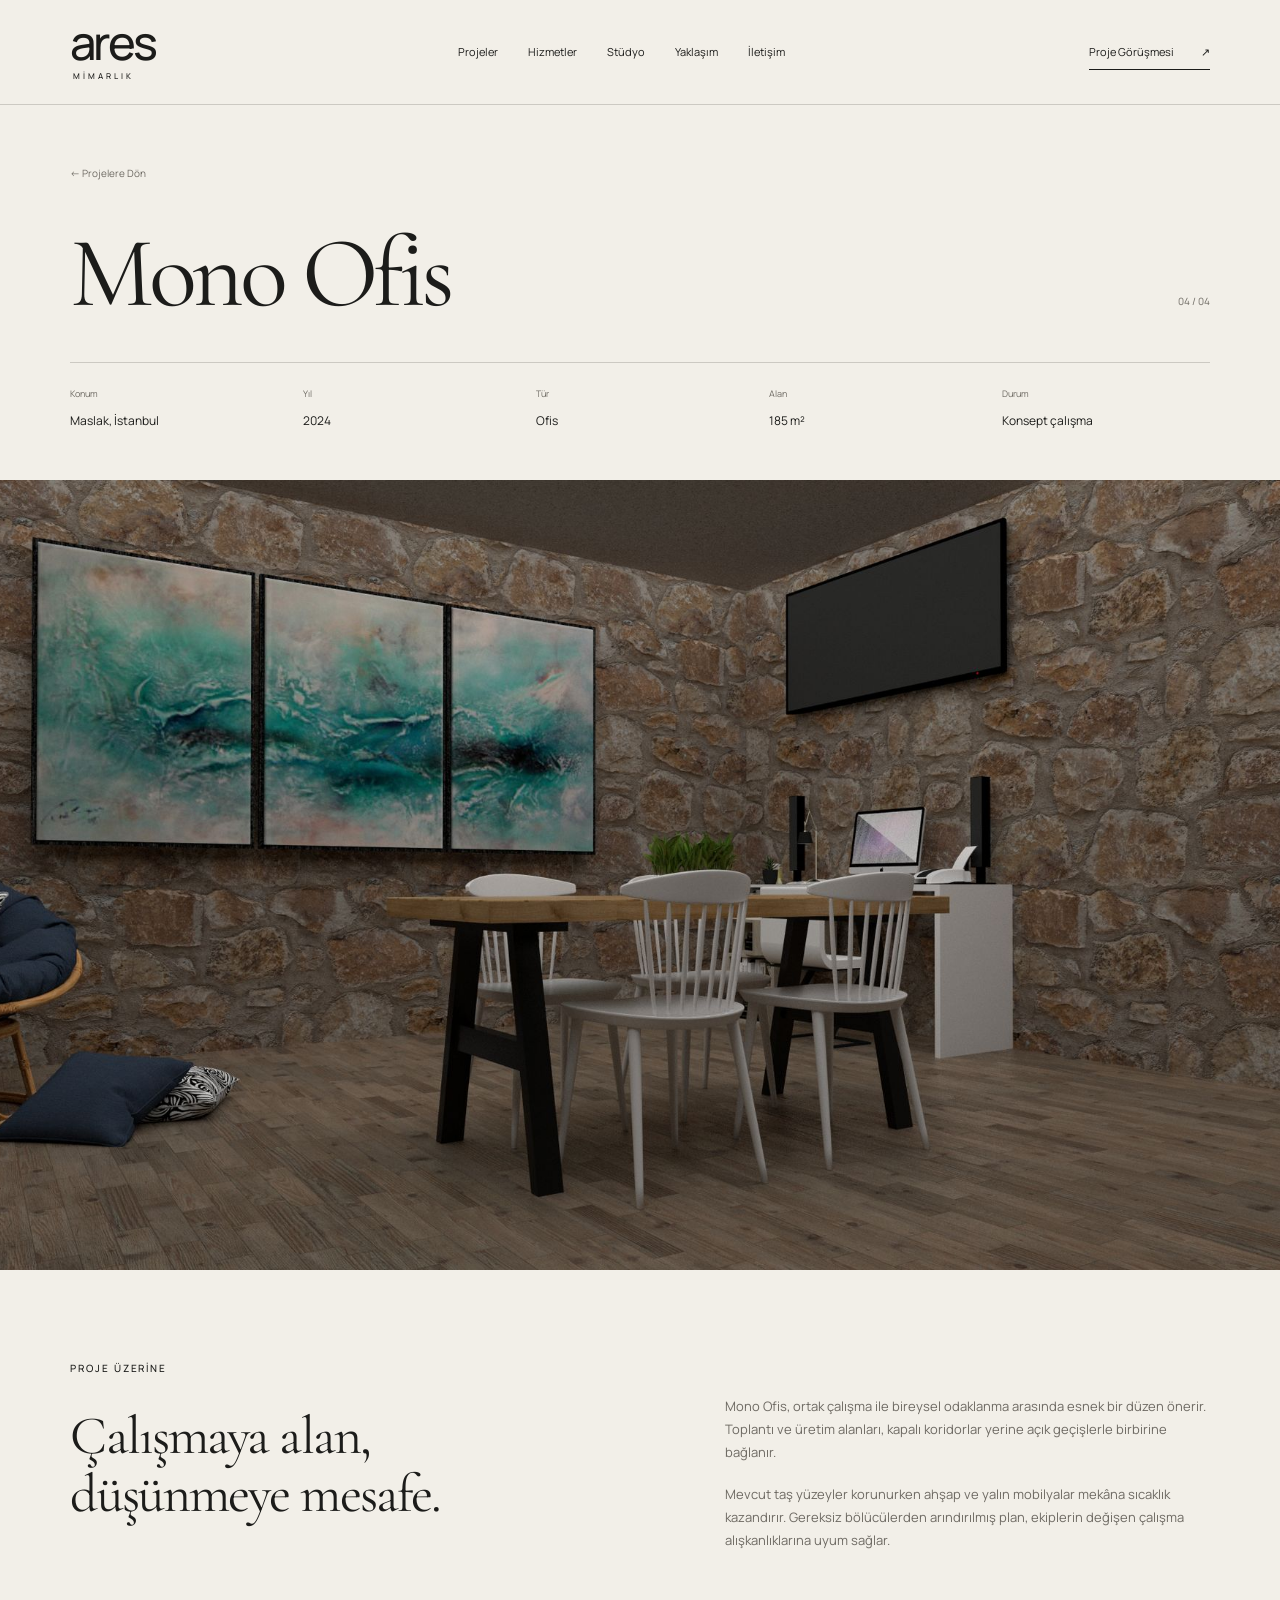
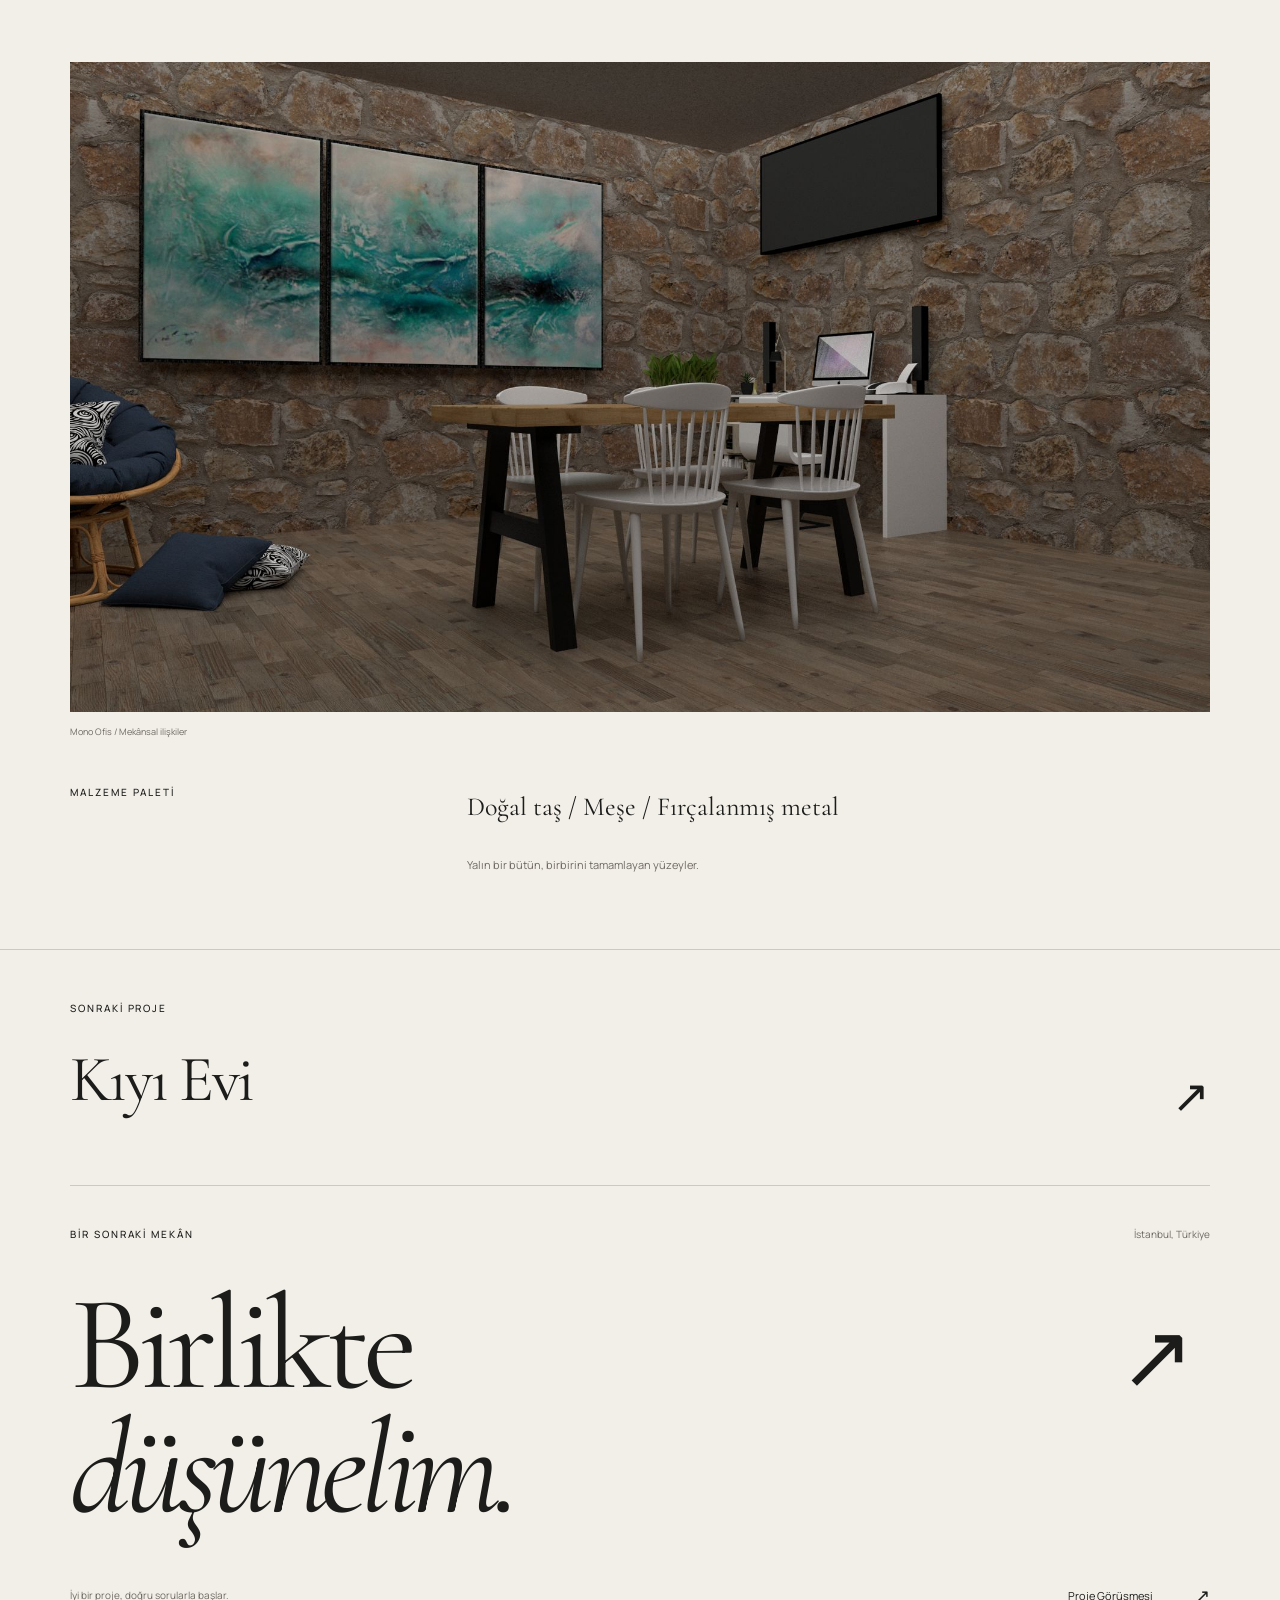
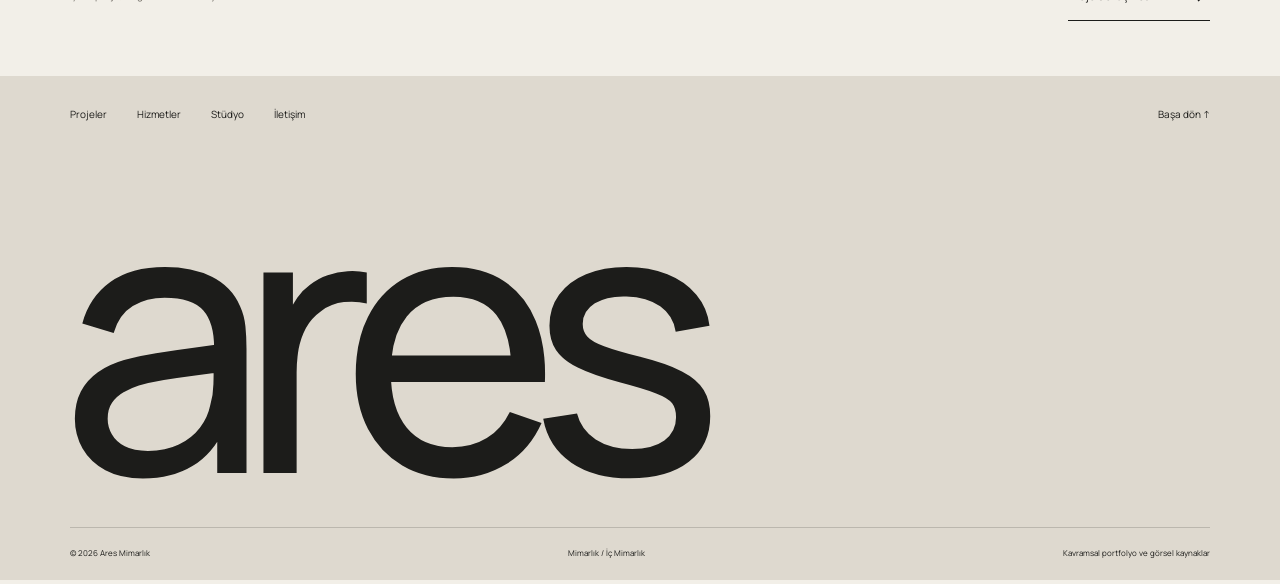
<file: mono-office.html>
<!doctype html><html lang="tr"><head><meta charset="utf-8"><meta name="viewport" content="width=device-width,initial-scale=1"><meta name="theme-color" content="#F2EFE8"><title>Mono Ofis — Maslak, İstanbul | Ares Mimarlık</title><meta name="description" content="Mono Ofis, ortak çalışma ile bireysel odaklanma arasında esnek bir düzen önerir. Toplantı ve üretim alanları, kapalı koridorlar yerine açık geçişlerle birbirine bağlanır."><meta property="og:title" content="Mono Ofis — Maslak, İstanbul | Ares Mimarlık"><meta property="og:description" content="Mono Ofis, ortak çalışma ile bireysel odaklanma arasında esnek bir düzen önerir. Toplantı ve üretim alanları, kapalı koridorlar yerine açık geçişlerle birbirine bağlanır."><meta property="og:type" content="website"><meta property="og:locale" content="tr_TR"><meta property="og:site_name" content="Ares Mimarlık"><link rel="canonical" href="./mono-office.html"><link rel="icon" type="image/svg+xml" href="./favicon.svg"><link rel="stylesheet" href="./style.css"><script defer src="./main.js"></script></head><body id="ust"><a class="skip" href="#icerik">İçeriğe geç</a><header class="site-header "><a class="wordmark" href="./index.html" aria-label="Ares Mimarlık ana sayfa">ares<span>MİMARLIK</span></a><button class="menu-toggle" aria-expanded="false" aria-controls="ana-menu">Menü <span aria-hidden="true">☰</span></button><nav id="ana-menu" aria-label="Ana gezinme"><a href="./projeler.html">Projeler</a><a href="./hizmetler.html">Hizmetler</a><a href="./studio.html">Stüdyo</a><a href="./studio.html#yaklasim">Yaklaşım</a><a href="./iletisim.html">İletişim</a></nav><a class="header-contact" href="./iletisim.html">Proje Görüşmesi <span aria-hidden="true">↗</span></a></header><main id="icerik"><section class="project-heading wrap"><a class="breadcrumb" href="./projeler.html">← Projelere Dön</a><div class="project-title"><h1>Mono Ofis</h1><span>04 / 04</span></div><dl class="metadata"><div><dt>Konum</dt><dd>Maslak, İstanbul</dd></div><div><dt>Yıl</dt><dd>2024</dd></div><div><dt>Tür</dt><dd>Ofis</dd></div><div><dt>Alan</dt><dd>185 m²</dd></div><div><dt>Durum</dt><dd>Konsept çalışma</dd></div></dl></section><figure class="detail-cover"><img class="" src="./mono.jpg" alt="Doğal taş duvarlı, ahşap mobilyalı ortak çalışma alanı" loading="eager" decoding="async" fetchpriority="high"></figure><section class="project-narrative wrap"><div><p class="eyebrow">PROJE ÜZERİNE</p><h2>Çalışmaya alan,<br>düşünmeye mesafe.</h2></div><div><p>Mono Ofis, ortak çalışma ile bireysel odaklanma arasında esnek bir düzen önerir. Toplantı ve üretim alanları, kapalı koridorlar yerine açık geçişlerle birbirine bağlanır.</p><p>Mevcut taş yüzeyler korunurken ahşap ve yalın mobilyalar mekâna sıcaklık kazandırır. Gereksiz bölücülerden arındırılmış plan, ekiplerin değişen çalışma alışkanlıklarına uyum sağlar.</p></div></section><figure class="detail-secondary wrap"><img class="" src="./mono.jpg" alt="Mono Ofis — mekân ve malzeme çalışması" loading="lazy" decoding="async"><figcaption>Mono Ofis / Mekânsal ilişkiler</figcaption></figure><section class="project-material wrap"><p class="eyebrow">MALZEME PALETİ</p><p>Doğal taş / Meşe / Fırçalanmış metal</p><span>Yalın bir bütün, birbirini tamamlayan yüzeyler.</span></section><a class="next-work wrap" href="./kiyi-evi.html"><span class="eyebrow">SONRAKİ PROJE</span><h2>Kıyı Evi</h2><span aria-hidden="true">↗</span></a></main><section class="closing"><div class="closing-top"><p class="eyebrow">BİR SONRAKİ MEKÂN</p><span>İstanbul, Türkiye</span></div><a href="./iletisim.html" class="closing-link">Birlikte<br><em>düşünelim.</em><span aria-hidden="true">↗</span></a><div class="closing-bottom"><p>İyi bir proje, doğru sorularla başlar.</p><a class="text-link" href="./iletisim.html">Proje Görüşmesi <span>↗</span></a></div></section><footer class="footer"><div class="footer-line"><nav aria-label="Alt gezinme"><a href="./projeler.html">Projeler</a><a href="./hizmetler.html">Hizmetler</a><a href="./studio.html">Stüdyo</a><a href="./iletisim.html">İletişim</a></nav><a href="#ust">Başa dön ↑</a></div><div class="footer-word" aria-hidden="true">ares</div><div class="footer-line small"><span>© 2026 Ares Mimarlık</span><span>Mimarlık / İç Mimarlık</span><a href="./kaynaklar.html">Kavramsal portfolyo ve görsel kaynaklar</a></div></footer></body></html>
</file>
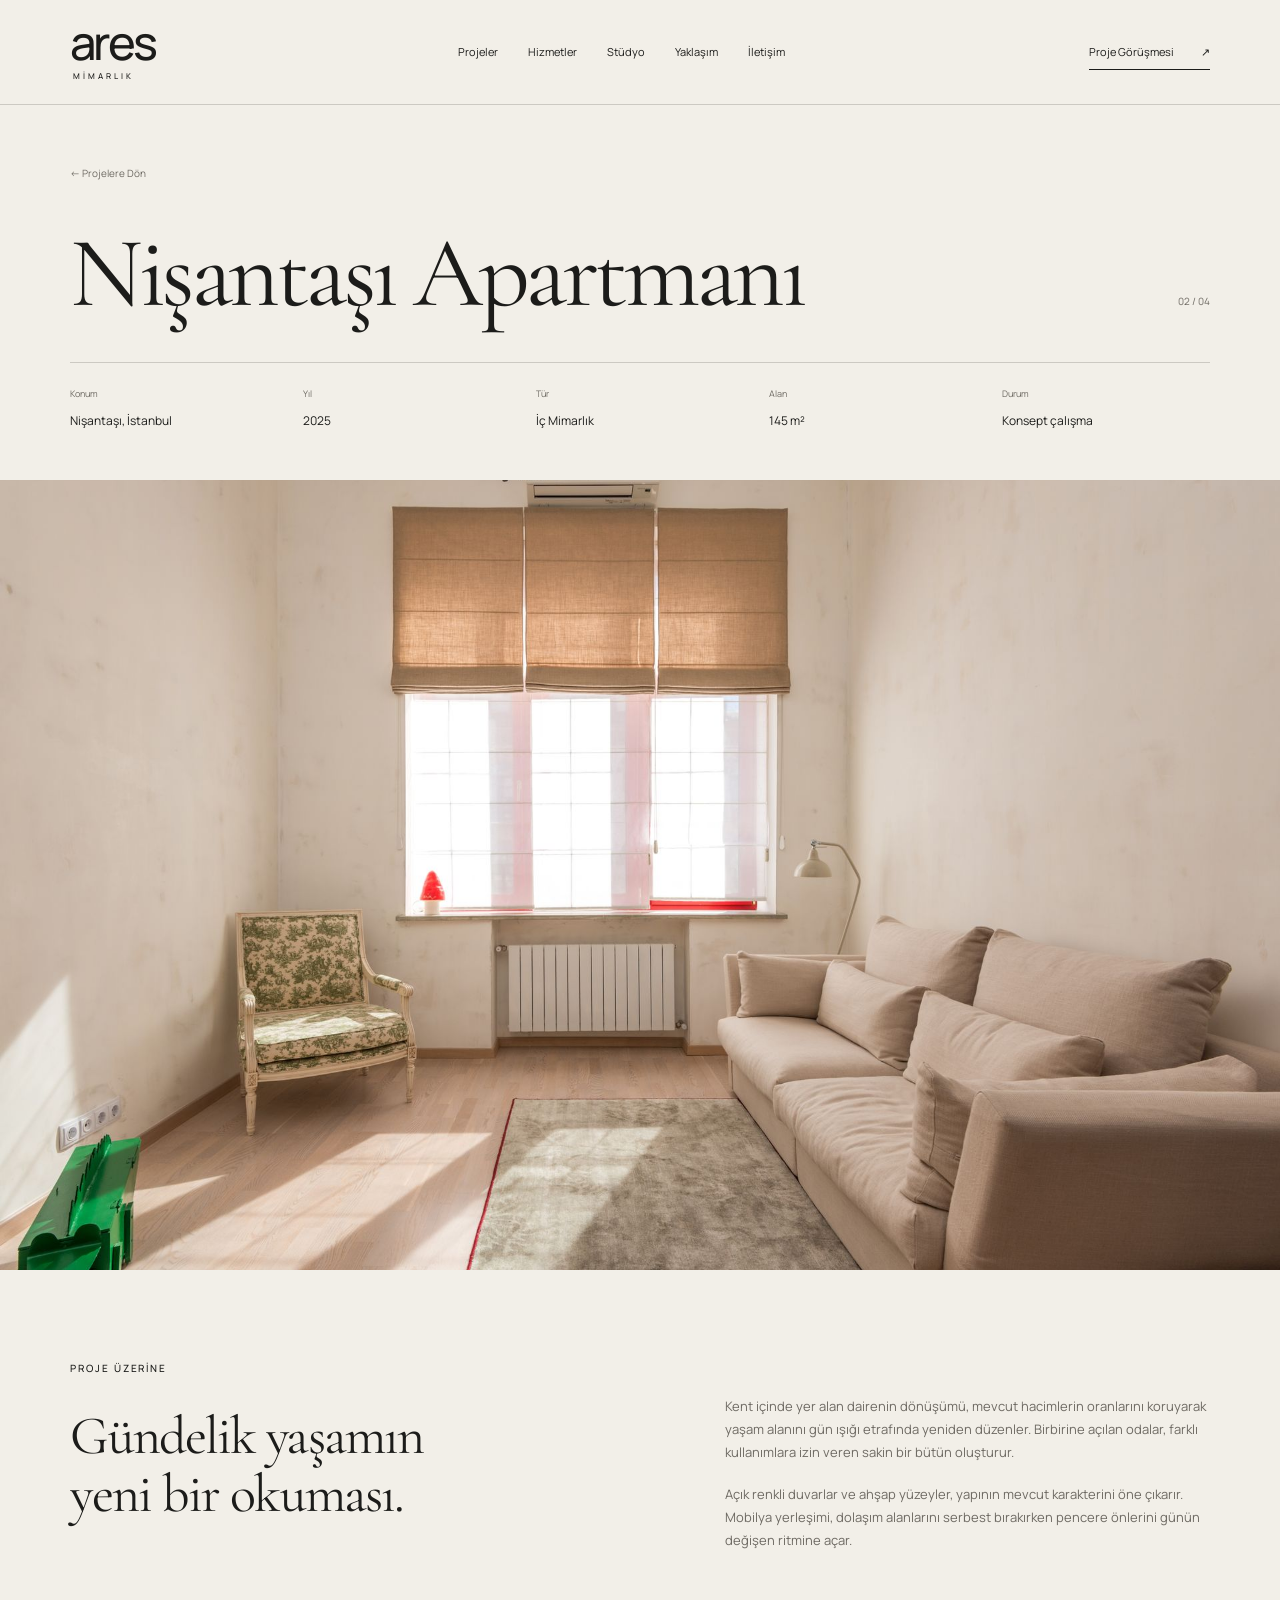
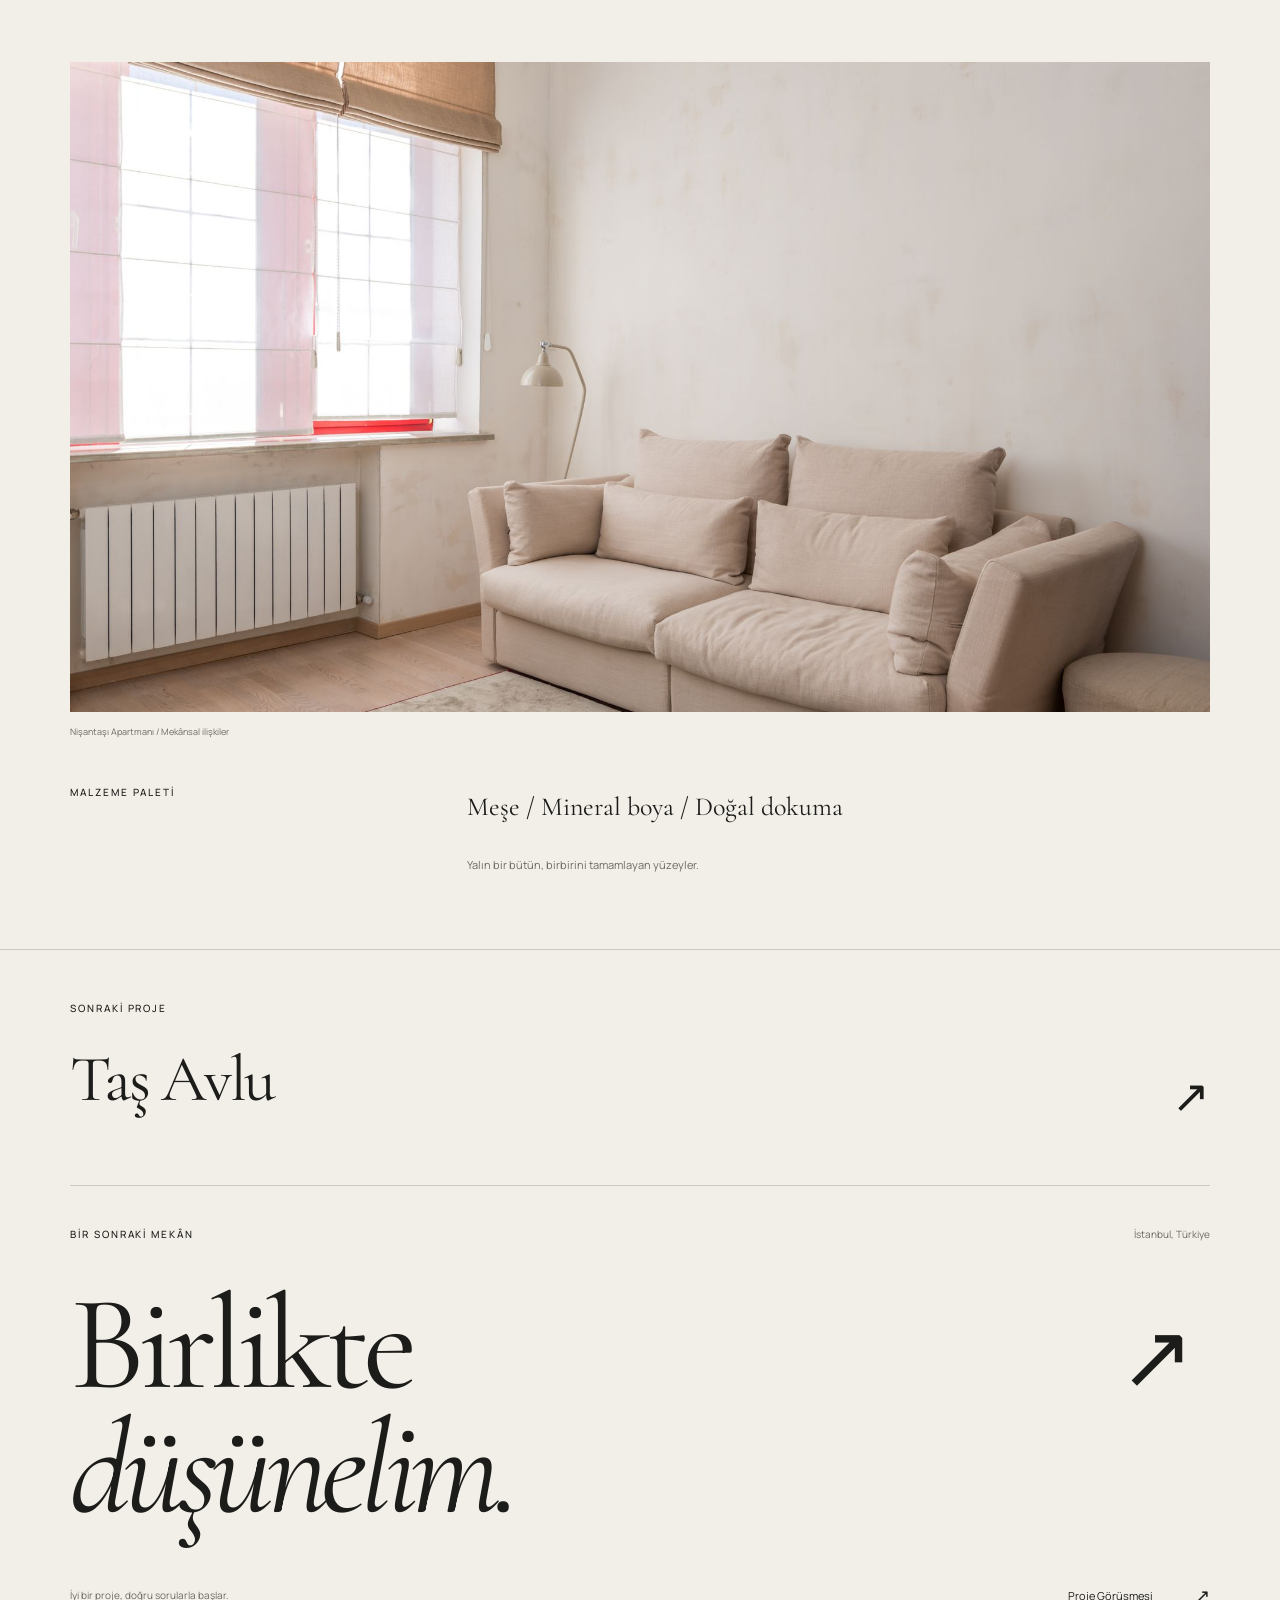
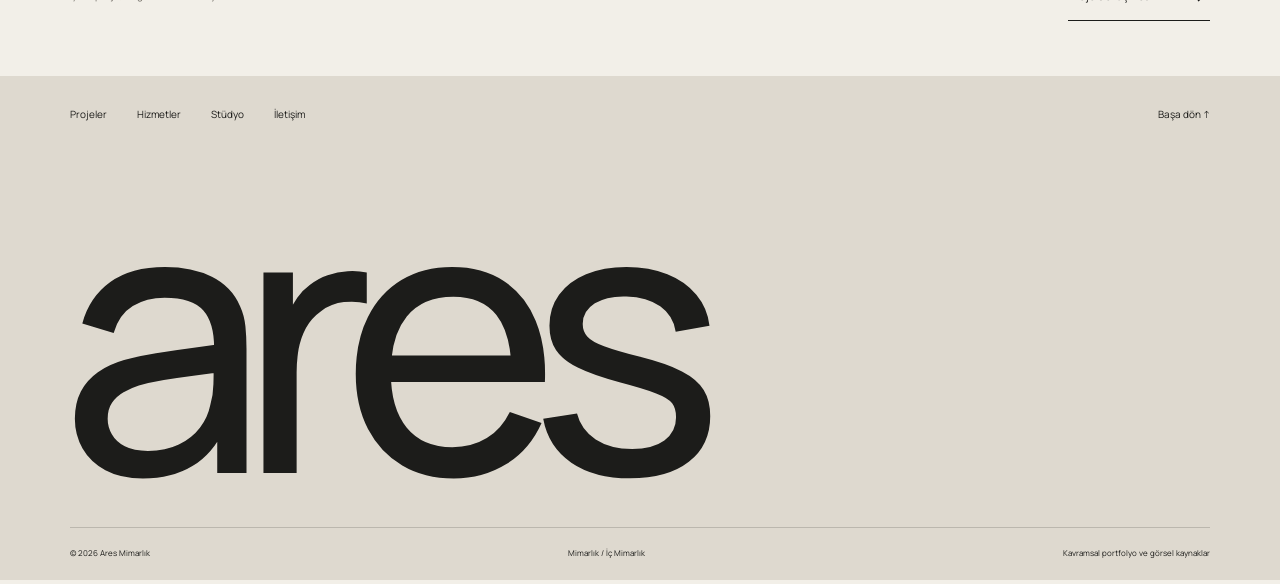
<file: nisantasi-apartmani.html>
<!doctype html><html lang="tr"><head><meta charset="utf-8"><meta name="viewport" content="width=device-width,initial-scale=1"><meta name="theme-color" content="#F2EFE8"><title>Nişantaşı Apartmanı — Nişantaşı, İstanbul | Ares Mimarlık</title><meta name="description" content="Kent içinde yer alan dairenin dönüşümü, mevcut hacimlerin oranlarını koruyarak yaşam alanını gün ışığı etrafında yeniden düzenler. Birbirine açılan odalar, farklı kullanımlara izin veren sakin bir bütün oluşturur."><meta property="og:title" content="Nişantaşı Apartmanı — Nişantaşı, İstanbul | Ares Mimarlık"><meta property="og:description" content="Kent içinde yer alan dairenin dönüşümü, mevcut hacimlerin oranlarını koruyarak yaşam alanını gün ışığı etrafında yeniden düzenler. Birbirine açılan odalar, farklı kullanımlara izin veren sakin bir bütün oluşturur."><meta property="og:type" content="website"><meta property="og:locale" content="tr_TR"><meta property="og:site_name" content="Ares Mimarlık"><link rel="canonical" href="./nisantasi-apartmani.html"><link rel="icon" type="image/svg+xml" href="./favicon.svg"><link rel="stylesheet" href="./style.css"><script defer src="./main.js"></script></head><body id="ust"><a class="skip" href="#icerik">İçeriğe geç</a><header class="site-header "><a class="wordmark" href="./index.html" aria-label="Ares Mimarlık ana sayfa">ares<span>MİMARLIK</span></a><button class="menu-toggle" aria-expanded="false" aria-controls="ana-menu">Menü <span aria-hidden="true">☰</span></button><nav id="ana-menu" aria-label="Ana gezinme"><a href="./projeler.html">Projeler</a><a href="./hizmetler.html">Hizmetler</a><a href="./studio.html">Stüdyo</a><a href="./studio.html#yaklasim">Yaklaşım</a><a href="./iletisim.html">İletişim</a></nav><a class="header-contact" href="./iletisim.html">Proje Görüşmesi <span aria-hidden="true">↗</span></a></header><main id="icerik"><section class="project-heading wrap"><a class="breadcrumb" href="./projeler.html">← Projelere Dön</a><div class="project-title"><h1>Nişantaşı Apartmanı</h1><span>02 / 04</span></div><dl class="metadata"><div><dt>Konum</dt><dd>Nişantaşı, İstanbul</dd></div><div><dt>Yıl</dt><dd>2025</dd></div><div><dt>Tür</dt><dd>İç Mimarlık</dd></div><div><dt>Alan</dt><dd>145 m²</dd></div><div><dt>Durum</dt><dd>Konsept çalışma</dd></div></dl></section><figure class="detail-cover"><img class="" src="./nisantasi.jpg" alt="Yüksek tavanlı, ahşap zeminli ve doğal ışık alan bir oturma odası" loading="eager" decoding="async" fetchpriority="high"></figure><section class="project-narrative wrap"><div><p class="eyebrow">PROJE ÜZERİNE</p><h2>Gündelik yaşamın<br>yeni bir okuması.</h2></div><div><p>Kent içinde yer alan dairenin dönüşümü, mevcut hacimlerin oranlarını koruyarak yaşam alanını gün ışığı etrafında yeniden düzenler. Birbirine açılan odalar, farklı kullanımlara izin veren sakin bir bütün oluşturur.</p><p>Açık renkli duvarlar ve ahşap yüzeyler, yapının mevcut karakterini öne çıkarır. Mobilya yerleşimi, dolaşım alanlarını serbest bırakırken pencere önlerini günün değişen ritmine açar.</p></div></section><figure class="detail-secondary wrap"><img class="" src="./nisantasi-detay.jpg" alt="Nişantaşı Apartmanı — mekân ve malzeme çalışması" loading="lazy" decoding="async"><figcaption>Nişantaşı Apartmanı / Mekânsal ilişkiler</figcaption></figure><section class="project-material wrap"><p class="eyebrow">MALZEME PALETİ</p><p>Meşe / Mineral boya / Doğal dokuma</p><span>Yalın bir bütün, birbirini tamamlayan yüzeyler.</span></section><a class="next-work wrap" href="./tas-avlu.html"><span class="eyebrow">SONRAKİ PROJE</span><h2>Taş Avlu</h2><span aria-hidden="true">↗</span></a></main><section class="closing"><div class="closing-top"><p class="eyebrow">BİR SONRAKİ MEKÂN</p><span>İstanbul, Türkiye</span></div><a href="./iletisim.html" class="closing-link">Birlikte<br><em>düşünelim.</em><span aria-hidden="true">↗</span></a><div class="closing-bottom"><p>İyi bir proje, doğru sorularla başlar.</p><a class="text-link" href="./iletisim.html">Proje Görüşmesi <span>↗</span></a></div></section><footer class="footer"><div class="footer-line"><nav aria-label="Alt gezinme"><a href="./projeler.html">Projeler</a><a href="./hizmetler.html">Hizmetler</a><a href="./studio.html">Stüdyo</a><a href="./iletisim.html">İletişim</a></nav><a href="#ust">Başa dön ↑</a></div><div class="footer-word" aria-hidden="true">ares</div><div class="footer-line small"><span>© 2026 Ares Mimarlık</span><span>Mimarlık / İç Mimarlık</span><a href="./kaynaklar.html">Kavramsal portfolyo ve görsel kaynaklar</a></div></footer></body></html>
</file>
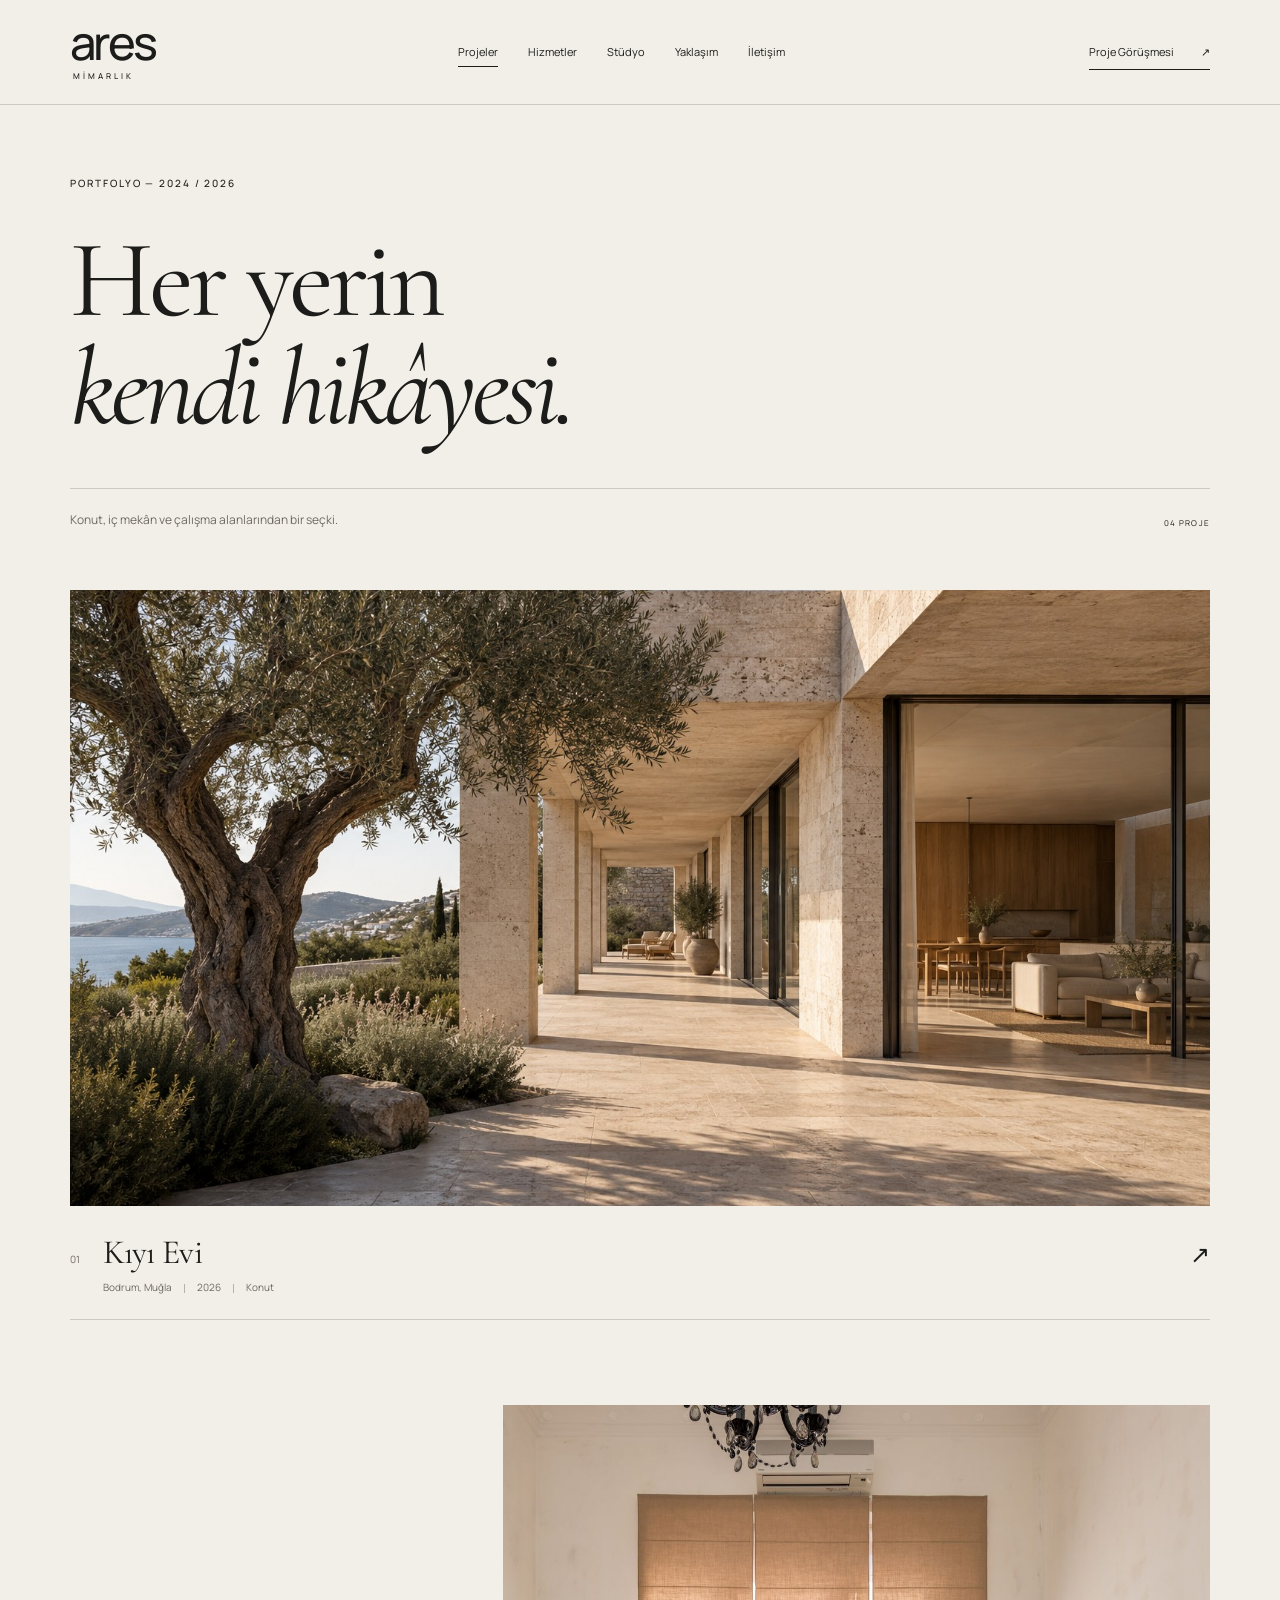
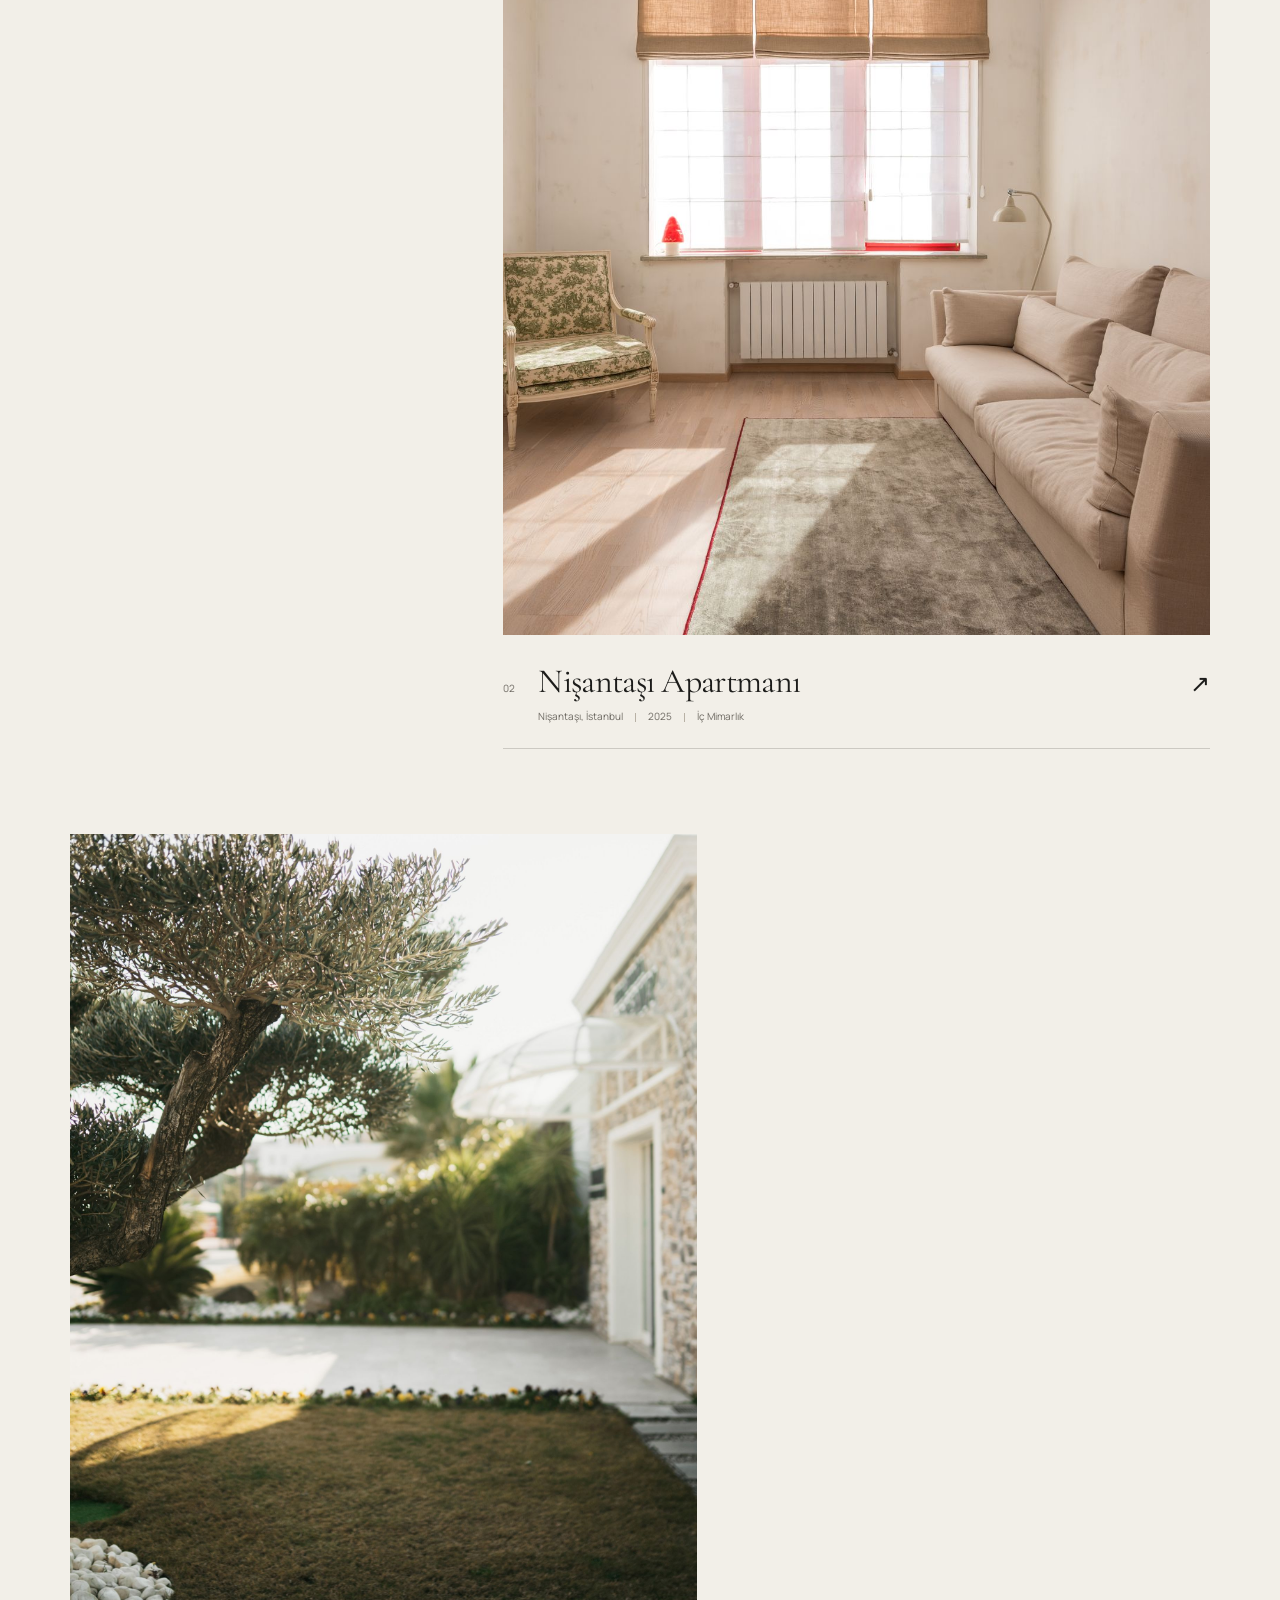
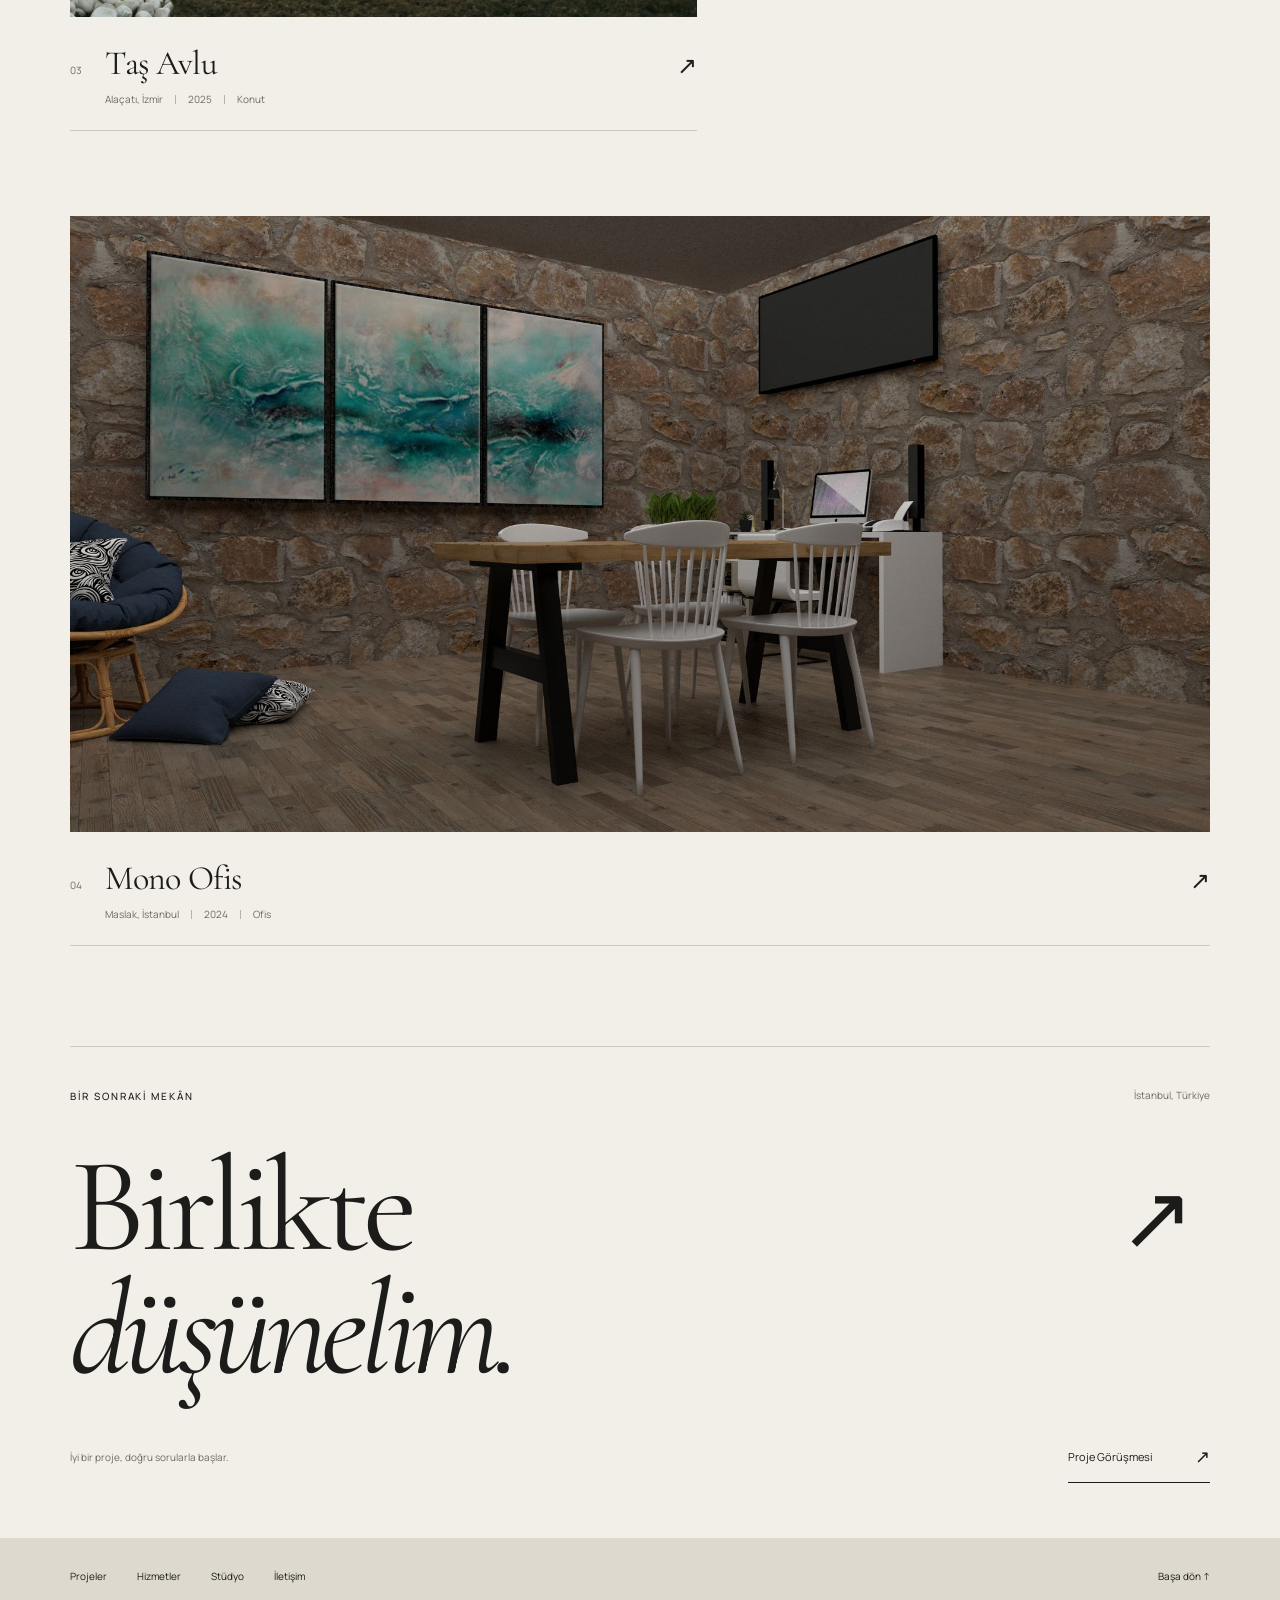
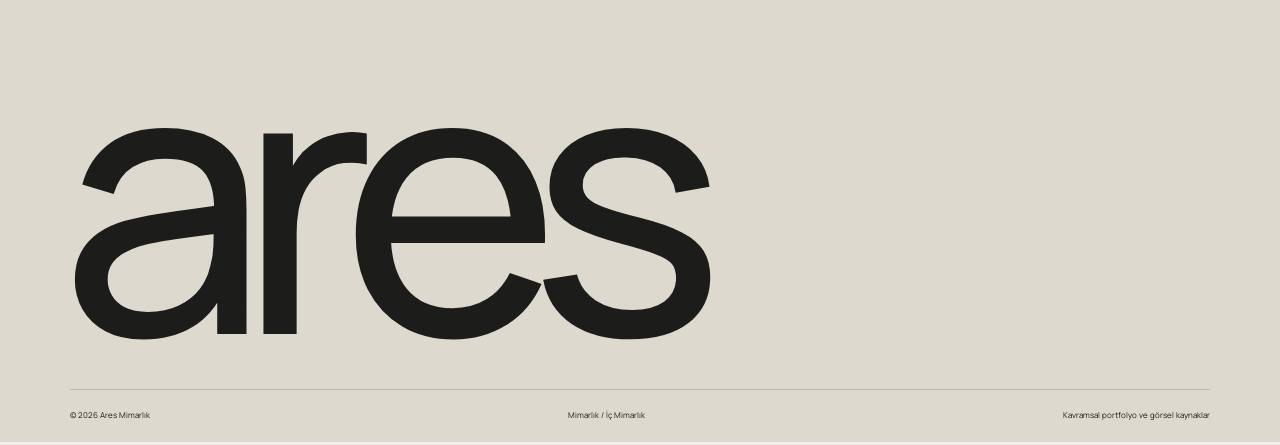
<file: projeler.html>
<!doctype html><html lang="tr"><head><meta charset="utf-8"><meta name="viewport" content="width=device-width,initial-scale=1"><meta name="theme-color" content="#F2EFE8"><title>Projeler | Ares Mimarlık</title><meta name="description" content="Ares Mimarlık, İstanbul merkezli mimarlık ve iç mimarlık stüdyosu. Konut, iç mekân ve ticari projelerde bağlama duyarlı tasarım."><meta property="og:title" content="Projeler | Ares Mimarlık"><meta property="og:description" content="Ares Mimarlık, İstanbul merkezli mimarlık ve iç mimarlık stüdyosu. Konut, iç mekân ve ticari projelerde bağlama duyarlı tasarım."><meta property="og:type" content="website"><meta property="og:locale" content="tr_TR"><meta property="og:site_name" content="Ares Mimarlık"><link rel="canonical" href="./projeler.html"><link rel="icon" type="image/svg+xml" href="./favicon.svg"><link rel="stylesheet" href="./style.css"><script defer src="./main.js"></script></head><body id="ust"><a class="skip" href="#icerik">İçeriğe geç</a><header class="site-header "><a class="wordmark" href="./index.html" aria-label="Ares Mimarlık ana sayfa">ares<span>MİMARLIK</span></a><button class="menu-toggle" aria-expanded="false" aria-controls="ana-menu">Menü <span aria-hidden="true">☰</span></button><nav id="ana-menu" aria-label="Ana gezinme"><a href="./projeler.html" aria-current="page">Projeler</a><a href="./hizmetler.html">Hizmetler</a><a href="./studio.html">Stüdyo</a><a href="./studio.html#yaklasim">Yaklaşım</a><a href="./iletisim.html">İletişim</a></nav><a class="header-contact" href="./iletisim.html">Proje Görüşmesi <span aria-hidden="true">↗</span></a></header><main id="icerik"><section class="page-heading wrap"><p class="eyebrow">PORTFOLYO — 2024 / 2026</p><h1>Her yerin<br><em>kendi hikâyesi.</em></h1><div class="heading-bottom"><p>Konut, iç mekân ve çalışma alanlarından bir seçki.</p><span>04 PROJE</span></div></section><section class="project-index wrap" aria-label="Proje seçkisi"><article class="work lead" data-category="Konut"><a class="work-photo" href="./kiyi-evi.html"><img class="" src="./kiyi-evi.jpg" alt="Zeytin ağacının çevresinde uzanan traverten cepheli konut" loading="lazy" decoding="async"><span class="view-project">Projeyi incele ↗</span></a><div class="work-info"><span class="work-number">01</span><div><h3><a href="./kiyi-evi.html">Kıyı Evi</a></h3><p>Bodrum, Muğla<i></i>2026<i></i>Konut</p></div><a href="./kiyi-evi.html" aria-label="Kıyı Evi projesi" class="work-arrow">↗</a></div></article><article class="work portrait index-offset" data-category="İç Mimarlık"><a class="work-photo" href="./nisantasi-apartmani.html"><img class="" src="./nisantasi.jpg" alt="Yüksek tavanlı, ahşap zeminli ve doğal ışık alan bir oturma odası" loading="lazy" decoding="async"><span class="view-project">Projeyi incele ↗</span></a><div class="work-info"><span class="work-number">02</span><div><h3><a href="./nisantasi-apartmani.html">Nişantaşı Apartmanı</a></h3><p>Nişantaşı, İstanbul<i></i>2025<i></i>İç Mimarlık</p></div><a href="./nisantasi-apartmani.html" aria-label="Nişantaşı Apartmanı projesi" class="work-arrow">↗</a></div></article><article class="work tall" data-category="Konut"><a class="work-photo" href="./tas-avlu.html"><img class="" src="./tas-avlu.jpg" alt="Zeytin ağacı ve doğal taş cepheyle çevrili sakin bir bahçe" loading="lazy" decoding="async"><span class="view-project">Projeyi incele ↗</span></a><div class="work-info"><span class="work-number">03</span><div><h3><a href="./tas-avlu.html">Taş Avlu</a></h3><p>Alaçatı, İzmir<i></i>2025<i></i>Konut</p></div><a href="./tas-avlu.html" aria-label="Taş Avlu projesi" class="work-arrow">↗</a></div></article><article class="work lead" data-category="Ofis"><a class="work-photo" href="./mono-office.html"><img class="" src="./mono.jpg" alt="Doğal taş duvarlı, ahşap mobilyalı ortak çalışma alanı" loading="lazy" decoding="async"><span class="view-project">Projeyi incele ↗</span></a><div class="work-info"><span class="work-number">04</span><div><h3><a href="./mono-office.html">Mono Ofis</a></h3><p>Maslak, İstanbul<i></i>2024<i></i>Ofis</p></div><a href="./mono-office.html" aria-label="Mono Ofis projesi" class="work-arrow">↗</a></div></article></section></main><section class="closing"><div class="closing-top"><p class="eyebrow">BİR SONRAKİ MEKÂN</p><span>İstanbul, Türkiye</span></div><a href="./iletisim.html" class="closing-link">Birlikte<br><em>düşünelim.</em><span aria-hidden="true">↗</span></a><div class="closing-bottom"><p>İyi bir proje, doğru sorularla başlar.</p><a class="text-link" href="./iletisim.html">Proje Görüşmesi <span>↗</span></a></div></section><footer class="footer"><div class="footer-line"><nav aria-label="Alt gezinme"><a href="./projeler.html">Projeler</a><a href="./hizmetler.html">Hizmetler</a><a href="./studio.html">Stüdyo</a><a href="./iletisim.html">İletişim</a></nav><a href="#ust">Başa dön ↑</a></div><div class="footer-word" aria-hidden="true">ares</div><div class="footer-line small"><span>© 2026 Ares Mimarlık</span><span>Mimarlık / İç Mimarlık</span><a href="./kaynaklar.html">Kavramsal portfolyo ve görsel kaynaklar</a></div></footer></body></html>
</file>
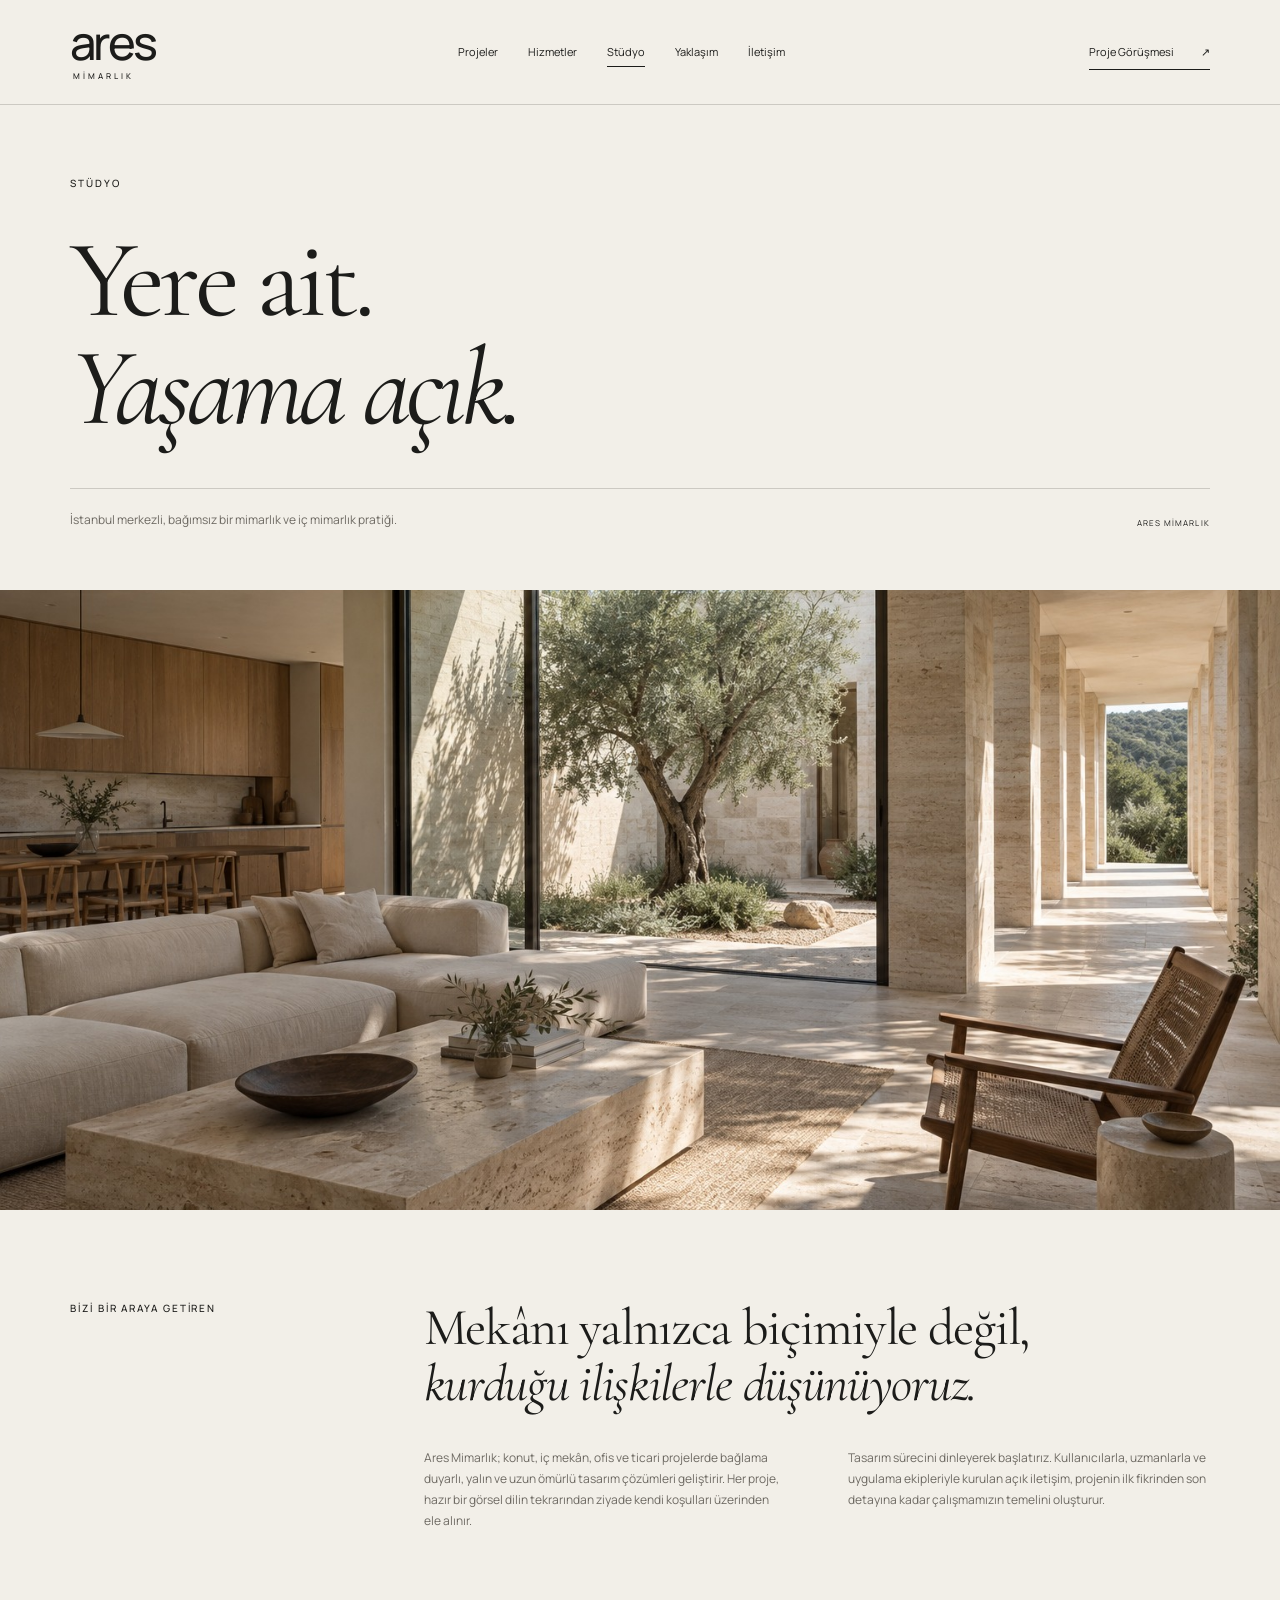
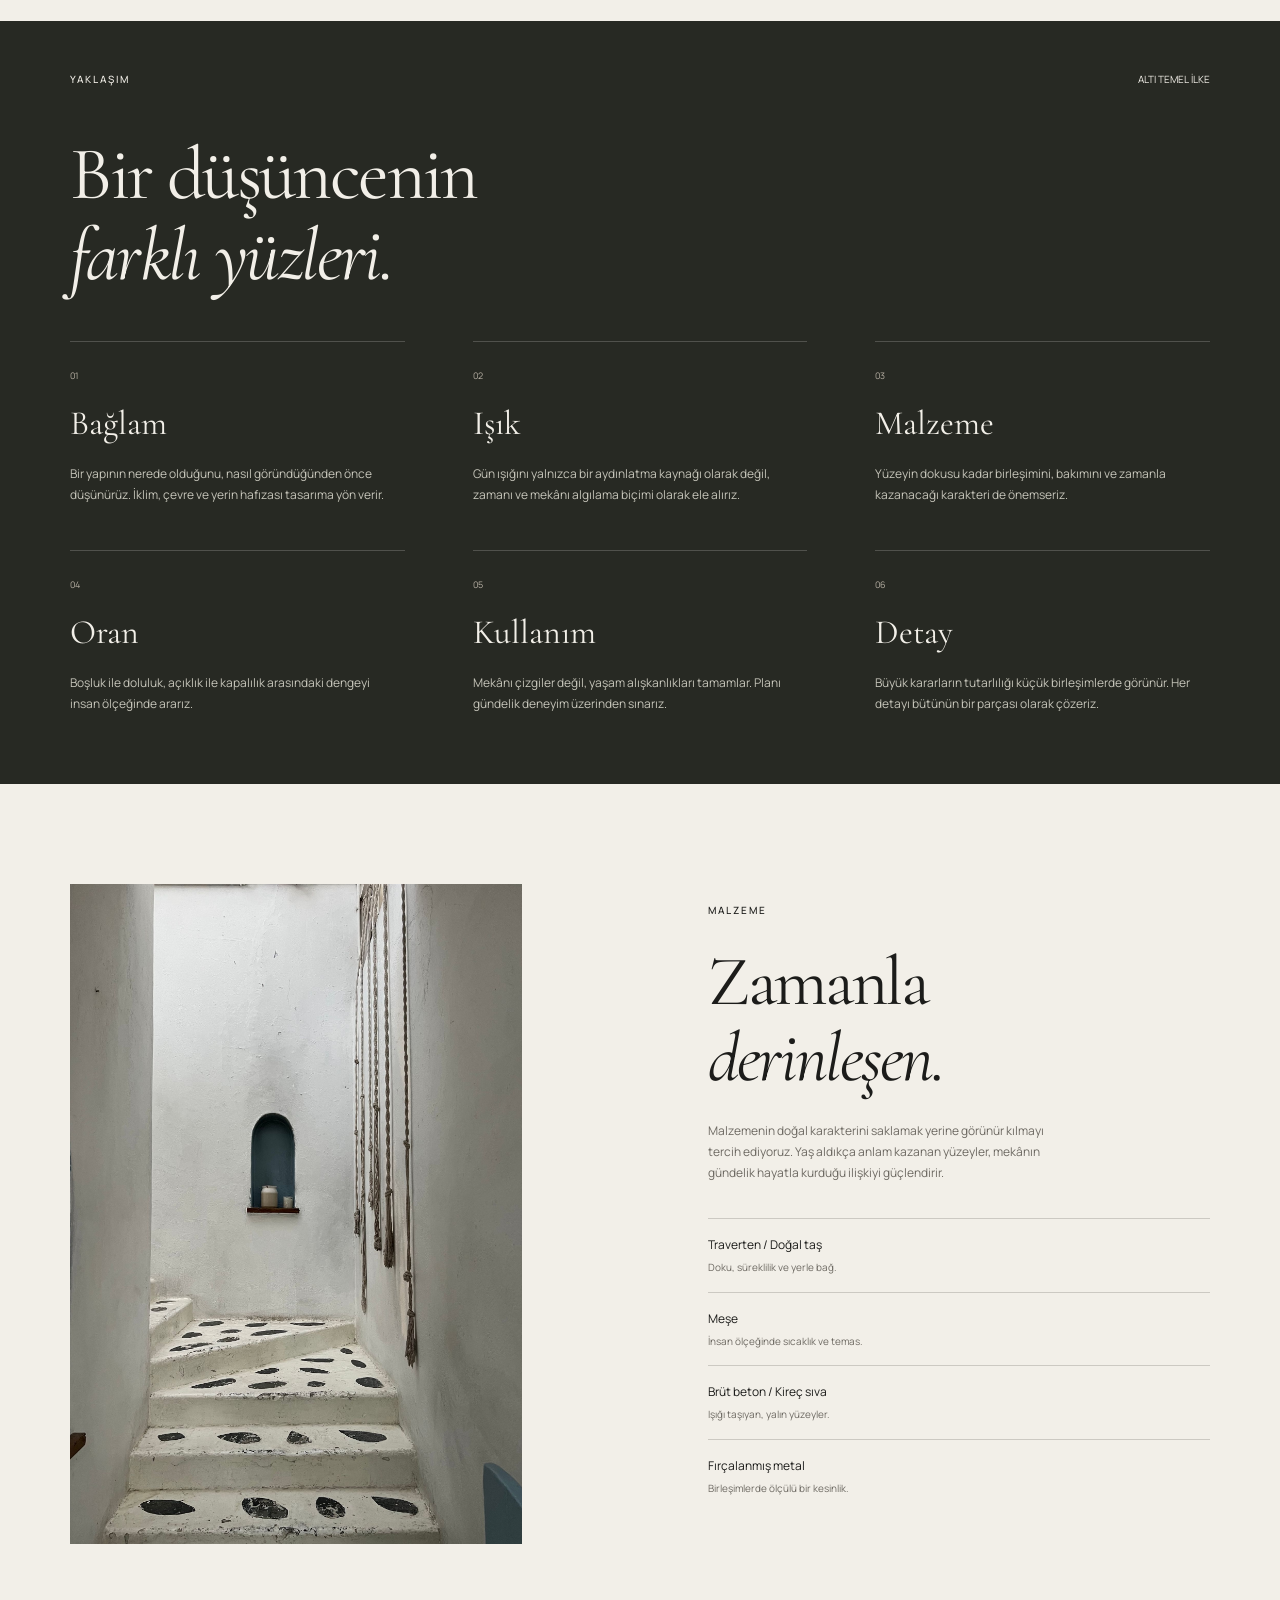
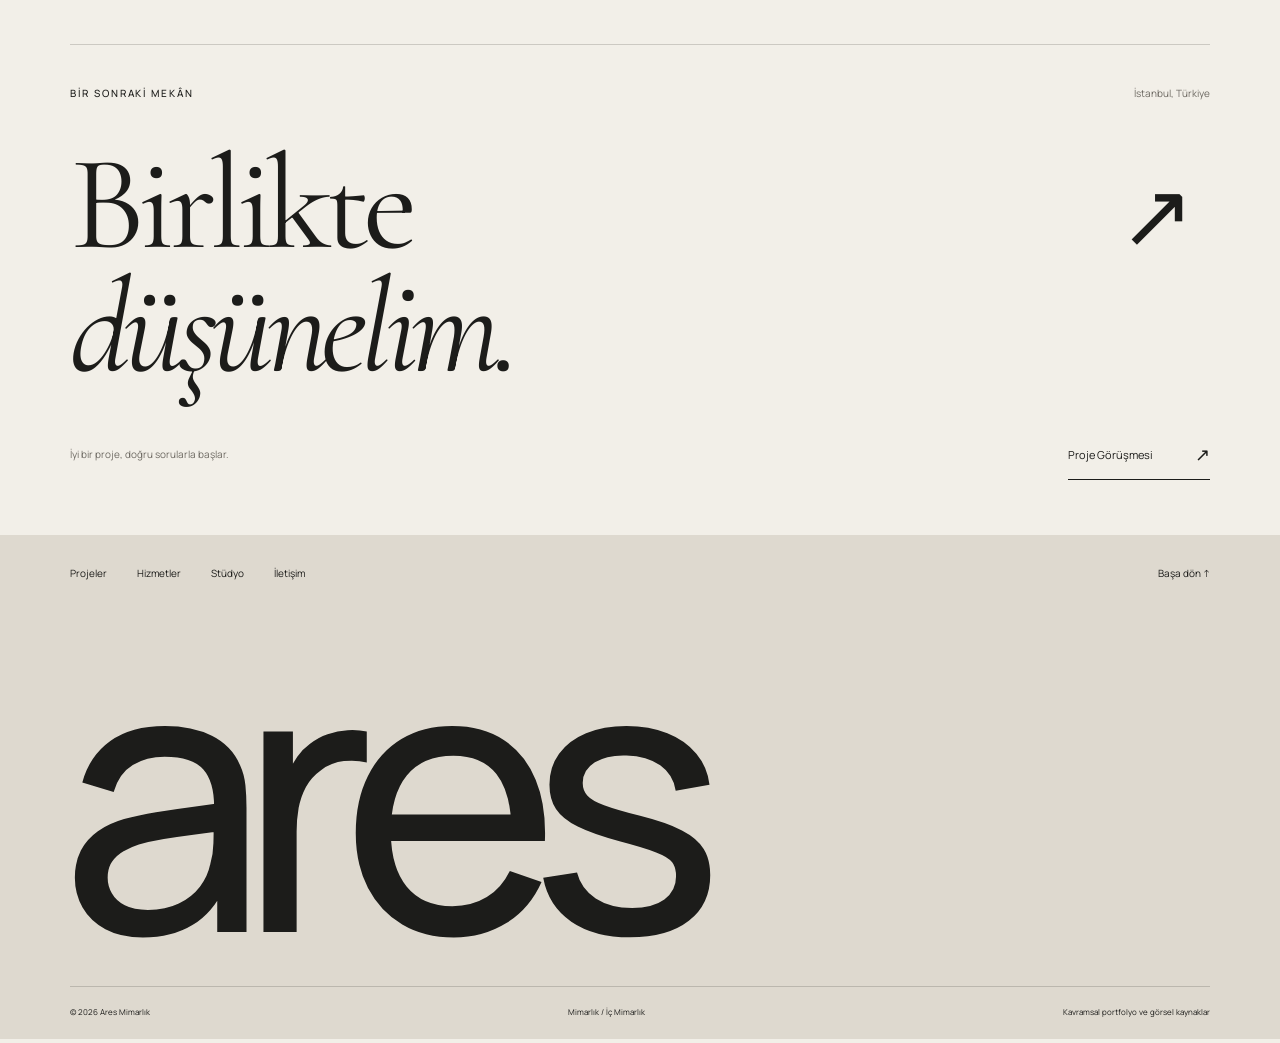
<file: studio.html>
<!doctype html><html lang="tr"><head><meta charset="utf-8"><meta name="viewport" content="width=device-width,initial-scale=1"><meta name="theme-color" content="#F2EFE8"><title>Stüdyo ve Yaklaşım | Ares Mimarlık</title><meta name="description" content="Ares Mimarlık, İstanbul merkezli mimarlık ve iç mimarlık stüdyosu. Konut, iç mekân ve ticari projelerde bağlama duyarlı tasarım."><meta property="og:title" content="Stüdyo ve Yaklaşım | Ares Mimarlık"><meta property="og:description" content="Ares Mimarlık, İstanbul merkezli mimarlık ve iç mimarlık stüdyosu. Konut, iç mekân ve ticari projelerde bağlama duyarlı tasarım."><meta property="og:type" content="website"><meta property="og:locale" content="tr_TR"><meta property="og:site_name" content="Ares Mimarlık"><link rel="canonical" href="./studio.html"><link rel="icon" type="image/svg+xml" href="./favicon.svg"><link rel="stylesheet" href="./style.css"><script defer src="./main.js"></script></head><body id="ust"><a class="skip" href="#icerik">İçeriğe geç</a><header class="site-header "><a class="wordmark" href="./index.html" aria-label="Ares Mimarlık ana sayfa">ares<span>MİMARLIK</span></a><button class="menu-toggle" aria-expanded="false" aria-controls="ana-menu">Menü <span aria-hidden="true">☰</span></button><nav id="ana-menu" aria-label="Ana gezinme"><a href="./projeler.html">Projeler</a><a href="./hizmetler.html">Hizmetler</a><a href="./studio.html" aria-current="page">Stüdyo</a><a href="./studio.html#yaklasim">Yaklaşım</a><a href="./iletisim.html">İletişim</a></nav><a class="header-contact" href="./iletisim.html">Proje Görüşmesi <span aria-hidden="true">↗</span></a></header><main id="icerik"><section class="page-heading wrap"><p class="eyebrow">STÜDYO</p><h1>Yere ait.<br><em>Yaşama açık.</em></h1><div class="heading-bottom"><p>İstanbul merkezli, bağımsız bir mimarlık ve iç mimarlık pratiği.</p><span>ARES MİMARLIK</span></div></section><figure class="studio-panorama"><img class="" src="./kiyi-ic.jpg" alt="Meşe ve doğal taşla tanımlanan, avluya açılan iç mekân" loading="lazy" decoding="async"></figure><section class="studio-description wrap"><p class="eyebrow">BİZİ BİR ARAYA GETİREN</p><div><h2>Mekânı yalnızca biçimiyle değil,<br><em>kurduğu ilişkilerle düşünüyoruz.</em></h2><div class="two-copy"><p>Ares Mimarlık; konut, iç mekân, ofis ve ticari projelerde bağlama duyarlı, yalın ve uzun ömürlü tasarım çözümleri geliştirir. Her proje, hazır bir görsel dilin tekrarından ziyade kendi koşulları üzerinden ele alınır.</p><p>Tasarım sürecini dinleyerek başlatırız. Kullanıcılarla, uzmanlarla ve uygulama ekipleriyle kurulan açık iletişim, projenin ilk fikrinden son detayına kadar çalışmamızın temelini oluşturur.</p></div></div></section><section class="approach-section wrap" id="yaklasim"><div class="section-top"><p class="eyebrow">YAKLAŞIM</p><span>ALTI TEMEL İLKE</span></div><h2>Bir düşüncenin<br><em>farklı yüzleri.</em></h2><div class="approach-columns"><article><span>01</span><h3>Bağlam</h3><p>Bir yapının nerede olduğunu, nasıl göründüğünden önce düşünürüz. İklim, çevre ve yerin hafızası tasarıma yön verir.</p></article><article><span>02</span><h3>Işık</h3><p>Gün ışığını yalnızca bir aydınlatma kaynağı olarak değil, zamanı ve mekânı algılama biçimi olarak ele alırız.</p></article><article><span>03</span><h3>Malzeme</h3><p>Yüzeyin dokusu kadar birleşimini, bakımını ve zamanla kazanacağı karakteri de önemseriz.</p></article><article><span>04</span><h3>Oran</h3><p>Boşluk ile doluluk, açıklık ile kapalılık arasındaki dengeyi insan ölçeğinde ararız.</p></article><article><span>05</span><h3>Kullanım</h3><p>Mekânı çizgiler değil, yaşam alışkanlıkları tamamlar. Planı gündelik deneyim üzerinden sınarız.</p></article><article><span>06</span><h3>Detay</h3><p>Büyük kararların tutarlılığı küçük birleşimlerde görünür. Her detayı bütünün bir parçası olarak çözeriz.</p></article></div></section><section class="materials-section wrap" id="malzeme"><figure><img class="" src="./merdiven.jpg" alt="Kireç sıva üzerinde gün ışığı ve doğal taş basamaklar" loading="lazy" decoding="async"></figure><div><p class="eyebrow">MALZEME</p><h2>Zamanla<br><em>derinleşen.</em></h2><p>Malzemenin doğal karakterini saklamak yerine görünür kılmayı tercih ediyoruz. Yaş aldıkça anlam kazanan yüzeyler, mekânın gündelik hayatla kurduğu ilişkiyi güçlendirir.</p><dl><div><dt>Traverten / Doğal taş</dt><dd>Doku, süreklilik ve yerle bağ.</dd></div><div><dt>Meşe</dt><dd>İnsan ölçeğinde sıcaklık ve temas.</dd></div><div><dt>Brüt beton / Kireç sıva</dt><dd>Işığı taşıyan, yalın yüzeyler.</dd></div><div><dt>Fırçalanmış metal</dt><dd>Birleşimlerde ölçülü bir kesinlik.</dd></div></dl></div></section></main><section class="closing"><div class="closing-top"><p class="eyebrow">BİR SONRAKİ MEKÂN</p><span>İstanbul, Türkiye</span></div><a href="./iletisim.html" class="closing-link">Birlikte<br><em>düşünelim.</em><span aria-hidden="true">↗</span></a><div class="closing-bottom"><p>İyi bir proje, doğru sorularla başlar.</p><a class="text-link" href="./iletisim.html">Proje Görüşmesi <span>↗</span></a></div></section><footer class="footer"><div class="footer-line"><nav aria-label="Alt gezinme"><a href="./projeler.html">Projeler</a><a href="./hizmetler.html">Hizmetler</a><a href="./studio.html">Stüdyo</a><a href="./iletisim.html">İletişim</a></nav><a href="#ust">Başa dön ↑</a></div><div class="footer-word" aria-hidden="true">ares</div><div class="footer-line small"><span>© 2026 Ares Mimarlık</span><span>Mimarlık / İç Mimarlık</span><a href="./kaynaklar.html">Kavramsal portfolyo ve görsel kaynaklar</a></div></footer></body></html>
</file>
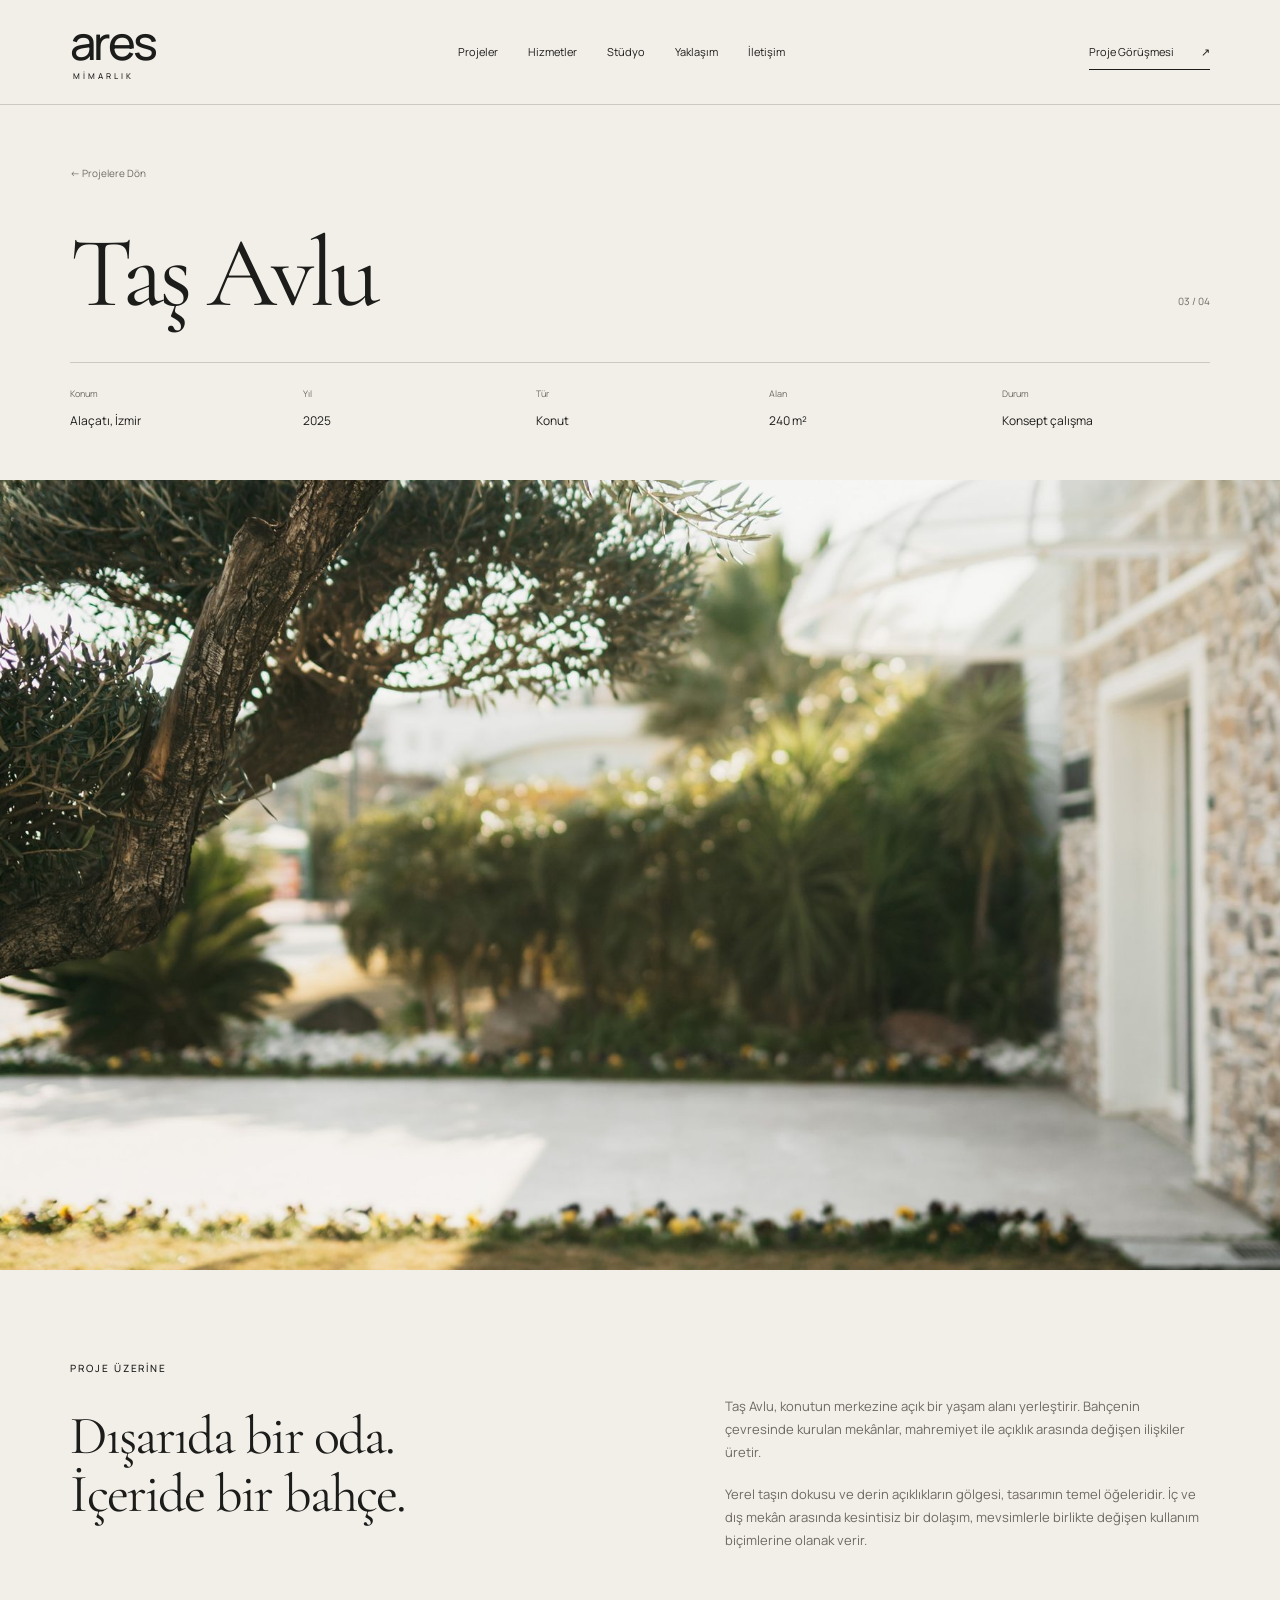
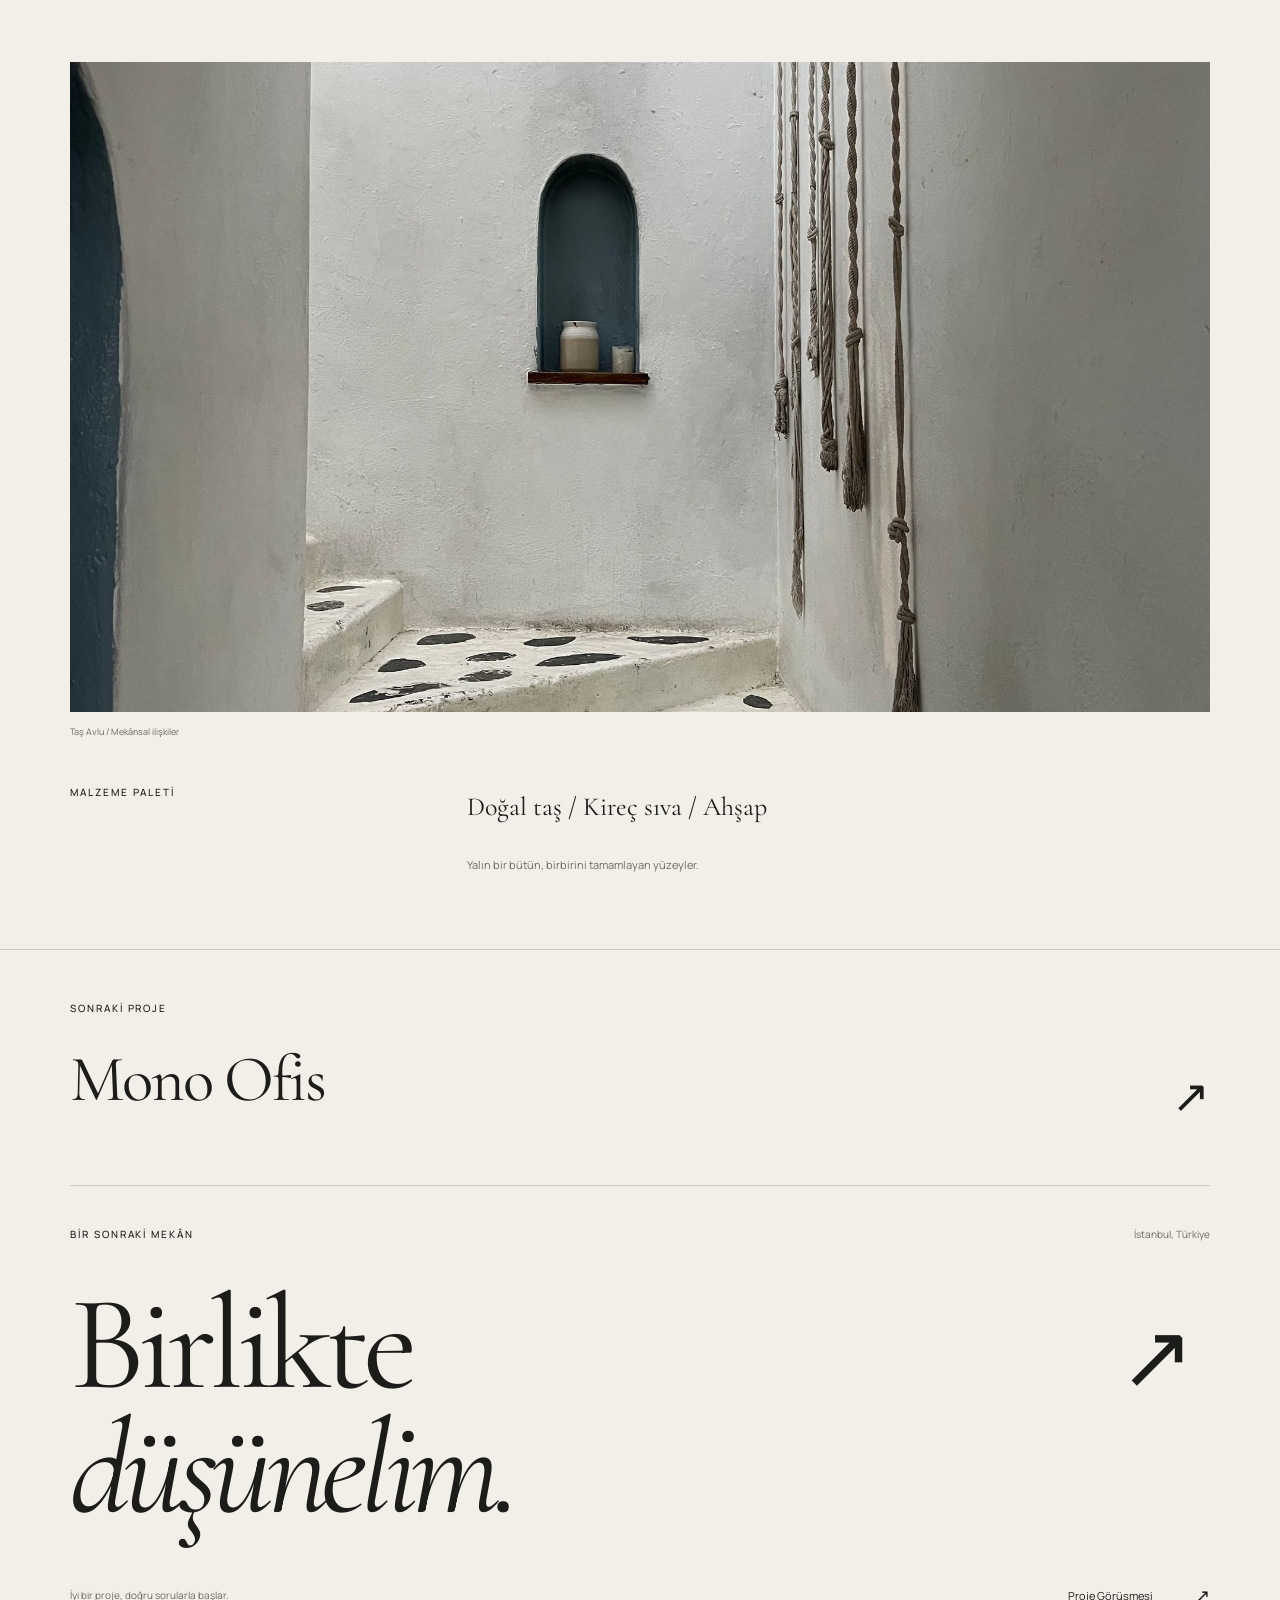
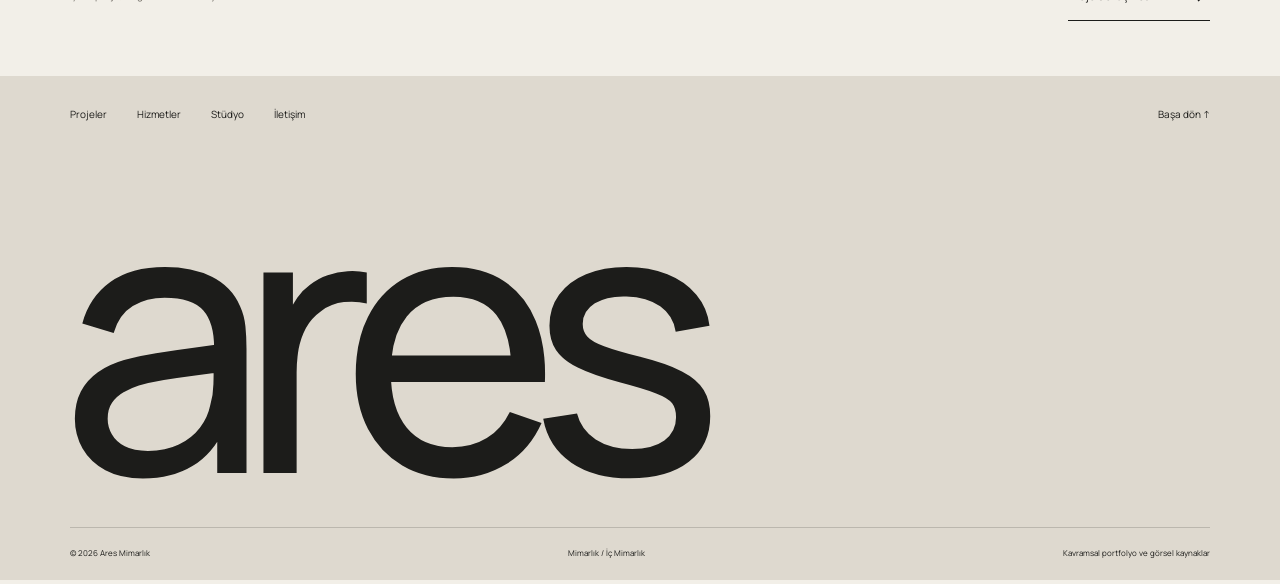
<file: tas-avlu.html>
<!doctype html><html lang="tr"><head><meta charset="utf-8"><meta name="viewport" content="width=device-width,initial-scale=1"><meta name="theme-color" content="#F2EFE8"><title>Taş Avlu — Alaçatı, İzmir | Ares Mimarlık</title><meta name="description" content="Taş Avlu, konutun merkezine açık bir yaşam alanı yerleştirir. Bahçenin çevresinde kurulan mekânlar, mahremiyet ile açıklık arasında değişen ilişkiler üretir."><meta property="og:title" content="Taş Avlu — Alaçatı, İzmir | Ares Mimarlık"><meta property="og:description" content="Taş Avlu, konutun merkezine açık bir yaşam alanı yerleştirir. Bahçenin çevresinde kurulan mekânlar, mahremiyet ile açıklık arasında değişen ilişkiler üretir."><meta property="og:type" content="website"><meta property="og:locale" content="tr_TR"><meta property="og:site_name" content="Ares Mimarlık"><link rel="canonical" href="./tas-avlu.html"><link rel="icon" type="image/svg+xml" href="./favicon.svg"><link rel="stylesheet" href="./style.css"><script defer src="./main.js"></script></head><body id="ust"><a class="skip" href="#icerik">İçeriğe geç</a><header class="site-header "><a class="wordmark" href="./index.html" aria-label="Ares Mimarlık ana sayfa">ares<span>MİMARLIK</span></a><button class="menu-toggle" aria-expanded="false" aria-controls="ana-menu">Menü <span aria-hidden="true">☰</span></button><nav id="ana-menu" aria-label="Ana gezinme"><a href="./projeler.html">Projeler</a><a href="./hizmetler.html">Hizmetler</a><a href="./studio.html">Stüdyo</a><a href="./studio.html#yaklasim">Yaklaşım</a><a href="./iletisim.html">İletişim</a></nav><a class="header-contact" href="./iletisim.html">Proje Görüşmesi <span aria-hidden="true">↗</span></a></header><main id="icerik"><section class="project-heading wrap"><a class="breadcrumb" href="./projeler.html">← Projelere Dön</a><div class="project-title"><h1>Taş Avlu</h1><span>03 / 04</span></div><dl class="metadata"><div><dt>Konum</dt><dd>Alaçatı, İzmir</dd></div><div><dt>Yıl</dt><dd>2025</dd></div><div><dt>Tür</dt><dd>Konut</dd></div><div><dt>Alan</dt><dd>240 m²</dd></div><div><dt>Durum</dt><dd>Konsept çalışma</dd></div></dl></section><figure class="detail-cover"><img class="" src="./tas-avlu.jpg" alt="Zeytin ağacı ve doğal taş cepheyle çevrili sakin bir bahçe" loading="eager" decoding="async" fetchpriority="high"></figure><section class="project-narrative wrap"><div><p class="eyebrow">PROJE ÜZERİNE</p><h2>Dışarıda bir oda.<br>İçeride bir bahçe.</h2></div><div><p>Taş Avlu, konutun merkezine açık bir yaşam alanı yerleştirir. Bahçenin çevresinde kurulan mekânlar, mahremiyet ile açıklık arasında değişen ilişkiler üretir.</p><p>Yerel taşın dokusu ve derin açıklıkların gölgesi, tasarımın temel öğeleridir. İç ve dış mekân arasında kesintisiz bir dolaşım, mevsimlerle birlikte değişen kullanım biçimlerine olanak verir.</p></div></section><figure class="detail-secondary wrap"><img class="" src="./merdiven.jpg" alt="Taş Avlu — mekân ve malzeme çalışması" loading="lazy" decoding="async"><figcaption>Taş Avlu / Mekânsal ilişkiler</figcaption></figure><section class="project-material wrap"><p class="eyebrow">MALZEME PALETİ</p><p>Doğal taş / Kireç sıva / Ahşap</p><span>Yalın bir bütün, birbirini tamamlayan yüzeyler.</span></section><a class="next-work wrap" href="./mono-office.html"><span class="eyebrow">SONRAKİ PROJE</span><h2>Mono Ofis</h2><span aria-hidden="true">↗</span></a></main><section class="closing"><div class="closing-top"><p class="eyebrow">BİR SONRAKİ MEKÂN</p><span>İstanbul, Türkiye</span></div><a href="./iletisim.html" class="closing-link">Birlikte<br><em>düşünelim.</em><span aria-hidden="true">↗</span></a><div class="closing-bottom"><p>İyi bir proje, doğru sorularla başlar.</p><a class="text-link" href="./iletisim.html">Proje Görüşmesi <span>↗</span></a></div></section><footer class="footer"><div class="footer-line"><nav aria-label="Alt gezinme"><a href="./projeler.html">Projeler</a><a href="./hizmetler.html">Hizmetler</a><a href="./studio.html">Stüdyo</a><a href="./iletisim.html">İletişim</a></nav><a href="#ust">Başa dön ↑</a></div><div class="footer-word" aria-hidden="true">ares</div><div class="footer-line small"><span>© 2026 Ares Mimarlık</span><span>Mimarlık / İç Mimarlık</span><a href="./kaynaklar.html">Kavramsal portfolyo ve görsel kaynaklar</a></div></footer></body></html>
</file>
<file: style.css>
@font-face {
  font-family: 'Manrope';
  font-style: normal;
  font-weight: 400;
  font-display: swap;
  src: url(./manrope-0.woff2) format('truetype');
}
@font-face {
  font-family: 'Manrope';
  font-style: normal;
  font-weight: 500;
  font-display: swap;
  src: url(./manrope-1.woff2) format('truetype');
}
@font-face {
  font-family: 'Manrope';
  font-style: normal;
  font-weight: 600;
  font-display: swap;
  src: url(./manrope-2.woff2) format('truetype');
}
@font-face {
  font-family: 'Cormorant Garamond';
  font-style: italic;
  font-weight: 400;
  font-display: swap;
  src: url(./cormorant-0.woff2) format('truetype');
}
@font-face {
  font-family: 'Cormorant Garamond';
  font-style: normal;
  font-weight: 400;
  font-display: swap;
  src: url(./cormorant-1.woff2) format('truetype');
}
@font-face {
  font-family: 'Cormorant Garamond';
  font-style: normal;
  font-weight: 500;
  font-display: swap;
  src: url(./cormorant-2.woff2) format('truetype');
}
:root{--paper:#f2efe8;--ink:#1c1c1a;--muted:#6e6a63;--line:rgba(28,28,26,.18);--sand:#d6cbbb;--serif:'Cormorant Garamond',Georgia,serif;--sans:'Manrope',Arial,sans-serif}*{box-sizing:border-box}html{scroll-behavior:smooth;scroll-padding-top:110px}body{margin:0;background:var(--paper);color:var(--ink);font-family:var(--sans);font-size:14px;line-height:1.75}a{color:inherit;text-decoration:none}button,input,textarea{font:inherit}a,button{touch-action:manipulation}a:focus-visible,button:focus-visible,summary:focus-visible{outline:2px solid #9a6f4f;outline-offset:7px}img{display:block;width:100%;height:100%;object-fit:cover}p,h1,h2,h3,figure{margin:0}h1,h2,h3{font-weight:400;line-height:1.08}em{font-weight:400}h1,h2{font-family:var(--serif)}button{cursor:pointer}.wrap{padding-inline:5.5%}.eyebrow{font-size:10px;font-weight:500;letter-spacing:.19em;line-height:1.7}.site-header{height:105px;padding:20px 5.5%;display:flex;align-items:center;justify-content:space-between;gap:30px;border-bottom:1px solid var(--line);position:relative;z-index:20}.site-header.over-hero{position:absolute;top:0;left:0;width:100%;color:var(--paper);border-color:#ffffff38}.wordmark{display:inline-flex;flex-direction:column;font-family:var(--sans);font-size:47px;line-height:.8;letter-spacing:-.065em;font-weight:500}.wordmark span{font-family:var(--sans);font-size:8px;line-height:1;letter-spacing:.36em;margin:11px 0 0 3px}.site-header nav{display:flex;gap:30px;font-size:11px}.site-header nav a{position:relative;padding:10px 0}.site-header nav a:after{content:'';height:1px;position:absolute;bottom:5px;left:0;width:0;background:currentColor;transition:width .2s}.site-header nav a:hover:after,.site-header nav a[aria-current]:after{width:100%}.header-contact{font-size:11px;border-bottom:1px solid currentColor;padding:8px 0}.header-contact span{margin-left:25px}.menu-toggle{display:none}.skip{position:fixed;top:-100px;left:10px;background:var(--paper);color:var(--ink);padding:12px;z-index:100}.skip:focus{top:10px}.hero{min-height:720px;height:100svh;max-height:1100px;position:relative;overflow:hidden;background:#55564b;color:var(--paper)}.hero-photo{position:absolute;inset:0;object-position:center 50%}.hero-shade{position:absolute;inset:0;background:linear-gradient(180deg,#0007,transparent 35%,#0007),linear-gradient(90deg,#0005,transparent 85%)}.hero-copy{position:absolute;left:5.5%;bottom:23%;max-width:850px}.hero-copy .eyebrow{margin-bottom:22px}.hero h1{font-size:clamp(60px,6.4vw,98px);letter-spacing:-.035em;line-height:1.01}.hero-link{display:flex;width:170px;justify-content:space-between;border-bottom:1px solid #ffffff80;font-size:11px;padding:16px 0 10px;margin-top:27px}.hero-bottom{position:absolute;bottom:35px;left:5.5%;right:5.5%;display:flex;justify-content:space-between;align-items:end;font-size:10px;line-height:1.8}.hero-bottom a{text-align:right}.hero-bottom a>span:first-child{letter-spacing:.18em;display:inline-block;margin-bottom:9px}.hero-bottom a>span:last-child{margin-left:25px}.hero-side{position:absolute;right:4.8%;top:43%;writing-mode:vertical-rl;letter-spacing:.23em;font-size:9px}.text-link{display:inline-flex;gap:42px;justify-content:space-between;align-items:center;border-bottom:1px solid currentColor;font-size:11px;padding:9px 0;white-space:nowrap}.text-link span{font-size:18px;transition:transform .2s}.text-link:hover span{transform:translate(3px,-3px)}.opening{padding-block:105px 120px;display:grid;grid-template-columns:1fr 2.5fr;gap:6%;border-bottom:1px solid var(--line)}.opening-label>span{font-size:10px;color:var(--muted);display:block;margin-top:8px}.opening-copy h2{font-size:clamp(46px,5vw,76px);letter-spacing:-.035em}.opening-copy>div{display:grid;grid-template-columns:1fr 1.3fr;gap:20px 8%;margin-top:40px}.opening-copy p{font-size:12px;color:var(--muted);max-width:375px}.opening-copy p:first-child{font-family:var(--serif);font-size:24px;line-height:1.25;color:var(--ink);max-width:235px}.opening-copy .text-link{grid-column:2;justify-self:start;margin-top:5px}.selected{padding-block:58px 95px}.section-top{display:flex;justify-content:space-between;align-items:start;font-size:10px}.section-top>p:last-child:not(:first-child){color:var(--muted)}.section-title{display:flex;justify-content:space-between;align-items:end;padding:35px 0 55px}.section-title h2{font-size:76px;letter-spacing:-.04em}.section-title .text-link{margin-bottom:8px}.work-photo{display:block;position:relative;overflow:hidden;background:var(--sand)}.work-photo img{transition:transform .7s cubic-bezier(.2,.6,.3,1)}.work-photo:hover img{transform:scale(1.025)}.view-project{position:absolute;bottom:20px;right:20px;padding:10px 20px;background:var(--paper);font-size:10px;opacity:0;transition:opacity .2s}.work-photo:hover .view-project,.work-photo:focus-visible .view-project{opacity:1}.work-info{display:flex;align-items:baseline;gap:23px;padding:22px 0;border-bottom:1px solid var(--line)}.work-number{font-size:10px;color:var(--muted)}.work-info h3{font-family:var(--serif);font-size:34px;letter-spacing:-.02em}.work-info p{font-size:10px;color:var(--muted);margin-top:8px;display:flex;align-items:center;gap:12px}.work-info i{height:9px;border-left:1px solid #b8b1a5}.work-arrow{font-size:24px;margin-left:auto;padding:5px 0 5px 20px}.lead .work-photo{aspect-ratio:1.85}.offset-layout{display:grid;grid-template-columns:1fr 1.4fr;gap:12%;margin:100px 0;align-items:center}.portrait .work-photo{aspect-ratio:4/4.7}.margin-note{padding-left:10%}.fine-number{font-family:var(--serif);font-size:88px;line-height:1;color:#b8b1a5;letter-spacing:-.04em}.margin-note p{font-family:var(--serif);font-size:45px;line-height:1.13;letter-spacing:-.025em;margin:30px 0}.margin-note .eyebrow{font-size:8px}.paired{display:grid;grid-template-columns:1fr 1fr;gap:7%;align-items:start}.tall .work-photo{aspect-ratio:4/5}.landscape{margin-top:145px}.landscape .work-photo{aspect-ratio:1.24}.paired .work-info h3{font-size:31px}.paired .work-info p{gap:8px;font-size:9px}.studio-chapter{background:#272923;color:var(--paper);padding-block:45px 30px}.studio-chapter-top{display:flex;justify-content:space-between;font-size:10px}.studio-chapter-top>p:last-child{color:#bebdb2}.studio-composition{display:grid;grid-template-columns:1fr 1.25fr;gap:13%;align-items:center;padding-block:65px}.studio-composition figure{padding-right:6%}.studio-composition img{height:540px}.studio-composition figcaption{font-size:9px;color:#babaae;margin-top:12px}.studio-composition h2{font-size:71px;letter-spacing:-.035em;margin-bottom:35px}.studio-composition p{font-size:12px;max-width:350px;color:#c5c4b9;margin-bottom:20px}.studio-composition .text-link{margin-top:15px}.studio-words{display:flex;justify-content:space-between;font-family:var(--serif);font-size:26px;border-top:1px solid #ffffff25;margin-inline:5.5%;padding:25px 0 0}.expertise{padding-block:110px;display:grid;grid-template-columns:1fr 1.6fr;gap:13%}.expertise h2{font-size:61px;letter-spacing:-.035em;margin:27px 0}.expertise>div>p:not(.eyebrow){font-size:11px;color:var(--muted);margin-bottom:25px}.service{border-top:1px solid var(--line)}.service:last-child{border-bottom:1px solid var(--line)}.service summary{list-style:none;display:grid;grid-template-columns:35px 1fr 25px;align-items:center;gap:15px;cursor:pointer;padding:28px 0}.service summary::-webkit-details-marker{display:none}.service summary>span:first-child{font-size:9px;color:var(--muted)}.service h3{font-family:var(--serif);font-size:29px;letter-spacing:-.01em}.plus{font-size:22px;font-weight:400;transition:transform .2s}.service[open] .plus{transform:rotate(45deg)}.service>div{padding:0 40px 25px 50px}.service>div>p{font-size:12px;color:var(--muted);margin-bottom:12px}.material-story>figure{height:620px}.material-story>figure img{object-position:center 55%}.material-caption{display:grid;grid-template-columns:1fr 1.7fr 1.5fr;gap:7%;padding-block:45px 95px;align-items:start}.material-caption h2{font-size:53px;letter-spacing:-.035em}.material-caption>div p{font-size:12px;color:var(--muted);margin-bottom:20px}.closing{margin:0 5.5%;padding:40px 0 55px;border-top:1px solid var(--line)}.closing-top,.closing-bottom{display:flex;justify-content:space-between;align-items:center;font-size:10px}.closing-top>span{color:var(--muted)}.closing-link{display:block;font-family:var(--serif);font-size:clamp(86px,10.5vw,160px);line-height:.92;letter-spacing:-.055em;position:relative;margin:40px 0}.closing-link>span{font-family:var(--sans);font-size:90px;position:absolute;right:2%;top:12%;font-weight:400;transition:transform .3s}.closing-link:hover>span{transform:translate(8px,-8px)}.closing-bottom p{color:var(--muted)}.footer{padding:30px 5.5% 20px;background:#ded9cf}.footer-line{display:flex;justify-content:space-between;align-items:center;font-size:10px;gap:25px}.footer-line nav{display:flex;gap:30px}.footer-word{font-size:clamp(180px,29vw,470px);font-weight:500;line-height:1.06;letter-spacing:-.085em;margin-left:-.028em;padding-top:10px;user-select:none}.footer-line.small{font-size:8px;border-top:1px solid var(--line);padding-top:18px}.page-heading{padding-block:70px 60px}.page-heading h1{font-size:clamp(72px,8.6vw,128px);letter-spacing:-.045em;line-height:.98;margin:35px 0 45px}.heading-bottom{display:flex;justify-content:space-between;align-items:end;font-size:10px;padding-top:20px;border-top:1px solid var(--line)}.heading-bottom p{font-size:12px;color:var(--muted);max-width:400px}.heading-bottom>span{font-size:8px;letter-spacing:.13em}.project-index{padding-bottom:100px}.project-index>.work{margin-bottom:85px}.project-index>.work:last-child{margin-bottom:0}.project-index>.index-offset{width:62%;margin-left:auto}.project-index>.tall{width:55%}.services-expanded{padding-bottom:80px}.services-expanded article{display:grid;grid-template-columns:85px 1fr 1fr;gap:4%;border-top:1px solid var(--line);padding:35px 0}.services-expanded .fine-number{font-size:52px}.services-expanded h2{font-size:40px;letter-spacing:-.025em;padding-top:5px}.services-expanded article p{font-size:12px;color:var(--muted);margin-bottom:15px;max-width:390px}.process-section{background:#ded9cf;display:grid;grid-template-columns:1fr 1.3fr;gap:14%;padding-block:80px;margin-bottom:80px}.process-section h2{font-size:60px;letter-spacing:-.035em;margin:30px 0}.process-section>div>p:not(.eyebrow){font-size:12px;color:var(--muted);max-width:270px}.process-section ol{list-style:none;padding:0;margin:0}.process-section li{display:flex;gap:25px;padding:20px 0;border-top:1px solid var(--line)}.process-section li>span{font-size:10px;color:var(--muted);padding-top:5px}.process-section h3{font-size:28px;font-family:var(--serif);margin-bottom:10px}.process-section li p{font-size:12px;color:var(--muted);max-width:365px}.studio-panorama{height:620px}.studio-description{display:grid;grid-template-columns:1fr 3fr;gap:8%;padding-block:90px}.studio-description h2{font-size:52px;letter-spacing:-.025em}.two-copy{display:grid;grid-template-columns:1fr 1fr;gap:8%;margin-top:35px}.two-copy p{font-size:12px;color:var(--muted)}.approach-section{background:#272923;color:var(--paper);padding-block:50px 70px}.approach-section h2{font-size:75px;letter-spacing:-.035em;margin:45px 0}.approach-columns{display:grid;grid-template-columns:repeat(3,1fr);gap:45px 6%}.approach-columns article{border-top:1px solid #ffffff30;padding-top:20px}.approach-columns span{font-size:9px;color:#b8b1a5}.approach-columns h3{font-size:34px;font-family:var(--serif);margin:20px 0}.approach-columns p{font-size:12px;color:#c5c4b9;max-width:320px}.materials-section{display:grid;grid-template-columns:1fr 1fr;gap:12%;padding-block:100px;align-items:center}.materials-section figure{padding-right:10%}.materials-section img{height:660px}.materials-section h2{font-size:70px;letter-spacing:-.035em;margin:25px 0}.materials-section p:not(.eyebrow){font-size:12px;color:var(--muted);max-width:360px}.materials-section dl{margin-top:35px}.materials-section dl>div{padding:15px 0;border-top:1px solid var(--line)}.materials-section dt{font-size:12px}.materials-section dd{margin:4px 0 0;font-size:10px;color:var(--muted)}.project-heading{padding-block:55px 35px}.breadcrumb{font-size:10px;color:var(--muted)}.project-title{display:flex;align-items:baseline;justify-content:space-between;gap:30px;margin:35px 0}.project-title h1{font-size:clamp(65px,7.8vw,116px);letter-spacing:-.045em}.project-title>span{font-size:10px;white-space:nowrap;color:var(--muted)}.metadata{display:grid;grid-template-columns:repeat(5,1fr);gap:25px;padding:23px 0 0;border-top:1px solid var(--line)}.metadata dt{font-size:9px;color:var(--muted);margin-bottom:8px}.metadata dd{font-size:12px;margin:0}.detail-cover{height:min(70vw,790px)}.project-narrative{display:grid;grid-template-columns:1fr 1fr;gap:15%;padding-block:90px}.project-narrative h2{font-size:54px;letter-spacing:-.035em;margin-top:30px}.project-narrative>div:last-child{padding-top:35px}.project-narrative p:not(.eyebrow){font-size:13px;color:var(--muted);margin-bottom:20px}.detail-secondary img{height:650px}.detail-secondary figcaption{font-size:9px;color:var(--muted);margin-top:12px}.project-material{display:grid;grid-template-columns:1fr 2fr;gap:25px;padding-block:45px 75px}.project-material>p:nth-child(2){font-size:26px;font-family:var(--serif)}.project-material>span{grid-column:2;font-size:11px;color:var(--muted)}.next-work{position:relative;display:block;padding-block:45px 70px;border-top:1px solid var(--line)}.next-work h2{font-size:65px;letter-spacing:-.035em;margin-top:25px}.next-work>span:last-child{position:absolute;right:5.5%;top:45%;font-size:45px}.contact-page{padding-block:70px 110px}.contact-page h1{font-size:clamp(70px,7.8vw,115px);letter-spacing:-.045em;margin:35px 0 65px}.contact-grid{display:grid;grid-template-columns:1fr 1fr;gap:15%;border-top:1px solid var(--line);padding-top:50px}.contact-lead{font-size:36px;font-family:var(--serif);line-height:1.16;letter-spacing:-.02em;margin-bottom:25px}.contact-grid>div>p:not(.contact-lead):not(.eyebrow){font-size:12px;color:var(--muted);max-width:365px}.contact-action{display:flex;justify-content:space-between;border-bottom:1px solid var(--ink);padding:20px 0 13px;margin-top:25px;font-size:23px;font-family:var(--serif)}.contact-disclosure{font-size:9px!important;line-height:1.7;margin-top:20px}.contact-guide h2{font-size:44px;margin:25px 0}.contact-guide ul{list-style:none;padding:0;margin:0}.contact-guide li{padding:15px 0;border-top:1px solid var(--line);font-size:11px;display:flex;gap:25px}.contact-guide li span{font-size:9px;color:var(--muted)}.contact-location{border-top:1px solid var(--line);padding-top:25px;margin-top:20px;font-size:14px!important;color:var(--ink)!important}.contact-location span{font-size:10px;color:var(--muted)}.credits{max-width:950px;padding-bottom:100px}.credits p,.credits li{font-size:13px;color:var(--muted);margin-bottom:25px}.credits h2{font-size:36px;margin:40px 0 25px}.credits a{text-decoration:underline;text-underline-offset:3px}.credits ul{padding-left:20px}
@media(min-width:1600px){.wrap{padding-inline:max(5.5%,calc((100% - 1500px)/2))}}
@media(max-width:1000px){.site-header nav{gap:18px}.header-contact{display:none}.hero{min-height:650px}.section-title h2{font-size:65px}.offset-layout{gap:8%}.margin-note{padding-left:0}.margin-note p{font-size:38px}.studio-composition{gap:9%}.studio-composition h2{font-size:56px}.expertise{gap:8%;grid-template-columns:1fr 1.5fr}.expertise h2{font-size:52px}.service h3{font-size:26px}.material-caption{grid-template-columns:1fr 1fr;gap:30px}.material-caption>.eyebrow{grid-column:1/-1}.paired .work-info p{flex-wrap:wrap;gap:7px}.services-expanded article{grid-template-columns:60px 1fr 1.1fr}.services-expanded h2{font-size:33px}.studio-description{grid-template-columns:1fr;gap:30px}.studio-description h2{font-size:50px}.project-narrative{gap:8%}.project-narrative h2{font-size:47px}}
@media(max-width:650px){html{scroll-padding-top:30px}body{font-size:13px}.site-header{height:86px;padding:18px 6%}.wordmark{font-size:40px}.wordmark span{font-size:7px}.menu-toggle{display:flex;gap:16px;align-items:center;border:0;background:transparent;color:inherit;padding:12px 0 12px 18px;font-size:12px}.menu-toggle span{font-size:18px}.site-header nav{display:flex;gap:18px;flex-wrap:wrap;font-size:12px}.js .site-header nav{display:none}.js .site-header nav.open{display:flex;position:absolute;top:86px;left:0;right:0;padding:28px 6% 40px;background:var(--paper);color:var(--ink);flex-direction:column;gap:5px;border-bottom:1px solid var(--line);box-shadow:0 15px 25px #0002}.js .site-header nav.open a{font-family:var(--serif);font-size:29px;padding:6px 0}.hero{height:92svh;min-height:650px;max-height:850px}.hero-photo{object-position:58% center}.hero-copy{left:6%;right:6%;bottom:27%}.hero-copy .eyebrow{font-size:8px;letter-spacing:.16em}.hero h1{font-size:clamp(49px,12vw,67px);line-height:1.03}.hero-link{margin-top:22px;font-size:11px}.hero-side{display:none}.hero-bottom{left:6%;right:6%;bottom:28px;font-size:9px;gap:20px}.hero-bottom p{max-width:135px}.hero-bottom a{max-width:165px}.hero-bottom a>span:last-child{margin-left:6px}.wrap{padding-inline:6%}.eyebrow{font-size:9px}.opening{padding-block:60px 65px;grid-template-columns:1fr;gap:30px}.opening-label{display:flex;justify-content:space-between;align-items:baseline}.opening-label>span{margin:0;font-size:9px}.opening-copy h2{font-size:46px}.opening-copy>div{display:block;margin-top:25px}.opening-copy p:first-child{font-size:23px;margin-bottom:20px;max-width:260px}.opening-copy p{font-size:12px;max-width:100%;margin-bottom:20px}.opening-copy .text-link{margin-top:4px}.selected{padding-block:35px 60px}.section-top{font-size:9px}.section-title{padding:30px 0 35px;gap:20px;flex-wrap:wrap}.section-title h2{font-size:53px}.section-title .text-link{font-size:10px;gap:20px;margin-left:auto;margin-top:10px}.work-info{gap:13px;padding:17px 0}.work-info h3{font-size:28px}.work-info p{font-size:9px;gap:8px;flex-wrap:wrap}.work-number{font-size:9px}.work-arrow{font-size:21px;padding-left:5px}.lead .work-photo{aspect-ratio:4/4.4}.offset-layout{display:flex;flex-direction:column;gap:30px;margin:45px 0}.margin-note{align-self:start;display:grid;grid-template-columns:42px 1fr;gap:20px;align-items:start}.margin-note .fine-number{font-size:40px}.margin-note p{font-size:29px;margin:0}.margin-note .eyebrow{display:none}.offset-layout>.work{width:88%;align-self:end}.portrait .work-photo{aspect-ratio:4/5}.paired{grid-template-columns:1fr;gap:45px}.paired .landscape{margin:0}.paired .landscape .work-photo{aspect-ratio:1.15}.paired .work-info h3{font-size:28px}.view-project{display:none}.studio-chapter{padding-block:30px 25px}.studio-chapter-top{font-size:9px;gap:20px}.studio-composition{grid-template-columns:1fr;gap:35px;padding-block:35px}.studio-composition figure{padding-right:15%}.studio-composition img{height:410px}.studio-composition h2{font-size:51px;margin-bottom:25px}.studio-composition p{font-size:12px}.studio-words{flex-wrap:wrap;gap:14px 22px;justify-content:start;font-size:22px;padding-top:20px;margin-inline:6%}.expertise{padding-block:60px;grid-template-columns:1fr;gap:35px}.expertise h2{font-size:50px;margin:22px 0}.expertise>div>p:not(.eyebrow){font-size:12px;margin-bottom:15px}.service summary{grid-template-columns:25px 1fr 20px;padding:24px 0;gap:12px}.service h3{font-size:28px}.service>div{padding:0 15px 20px 37px}.material-story>figure{height:430px}.material-story>figure img{object-position:55% center}.material-caption{grid-template-columns:1fr;gap:25px;padding-block:30px 60px}.material-caption h2{font-size:49px}.material-caption>div p{font-size:12px;max-width:100%}.closing{margin-inline:6%;padding:25px 0 40px}.closing-link{font-size:80px;margin:32px 0}.closing-link>span{font-size:37px;top:5%;right:0}.closing-top,.closing-bottom{font-size:9px}.closing-bottom{gap:20px;align-items:end}.closing-bottom p{max-width:150px}.closing-bottom .text-link{font-size:10px;gap:15px}.footer{padding:25px 6% 20px}.footer-line{font-size:9px;gap:15px;flex-wrap:wrap}.footer-line nav{gap:18px}.footer-word{font-size:31vw;line-height:1.2;padding-top:15px}.footer-line.small{font-size:8px;gap:10px}.footer-line.small>a{width:100%}.page-heading{padding-block:50px 40px}.page-heading h1{font-size:67px;margin:28px 0 35px}.heading-bottom{gap:25px}.heading-bottom p{font-size:11px;max-width:240px}.heading-bottom>span{font-size:8px;text-align:right;max-width:85px}.project-index{padding-bottom:60px}.project-index>.work{margin-bottom:45px}.project-index>.index-offset{width:90%}.project-index>.tall{width:100%}.services-expanded{padding-bottom:50px}.services-expanded article{grid-template-columns:36px 1fr;gap:18px;padding:25px 0}.services-expanded .fine-number{font-size:38px}.services-expanded h2{font-size:33px}.services-expanded article>div{grid-column:2}.process-section{grid-template-columns:1fr;gap:35px;padding-block:50px;margin-bottom:45px}.process-section h2{font-size:49px;margin:25px 0}.process-section li{padding:19px 0}.process-section h3{font-size:27px}.studio-panorama{height:460px}.studio-description{padding-block:55px;gap:25px}.studio-description h2{font-size:42px}.two-copy{grid-template-columns:1fr;gap:22px;margin-top:25px}.approach-section{padding-block:35px 45px}.approach-section h2{font-size:53px;margin:35px 0}.approach-columns{grid-template-columns:1fr 1fr;gap:30px 8%}.approach-columns h3{font-size:28px;margin:15px 0}.approach-columns p{font-size:11px}.materials-section{grid-template-columns:1fr;gap:35px;padding-block:55px}.materials-section figure{padding-right:15%}.materials-section img{height:430px}.materials-section h2{font-size:54px;margin:25px 0}.project-heading{padding-block:35px 25px}.project-title{align-items:end;margin:30px 0}.project-title h1{font-size:54px;overflow-wrap:normal}.project-title>span{font-size:9px;padding-bottom:5px}.metadata{grid-template-columns:1fr 1fr;gap:18px;padding-top:20px}.metadata dt{font-size:9px}.metadata dd{font-size:11px}.detail-cover{height:470px}.project-narrative{grid-template-columns:1fr;gap:25px;padding-block:50px}.project-narrative h2{font-size:43px;margin-top:22px}.project-narrative>div:last-child{padding-top:0}.project-narrative p:not(.eyebrow){font-size:12px}.detail-secondary img{height:430px}.project-material{grid-template-columns:1fr;gap:17px;padding-block:35px 50px}.project-material>span{grid-column:1}.project-material>p:nth-child(2){font-size:25px}.next-work{padding-block:30px 45px;padding-right:17%}.next-work h2{font-size:42px;margin-top:20px}.next-work>span:last-child{font-size:30px;top:48%}.contact-page{padding-block:50px 60px}.contact-page h1{font-size:57px;margin:28px 0 40px}.contact-grid{grid-template-columns:1fr;gap:45px;padding-top:30px}.contact-lead{font-size:32px}.contact-guide h2{font-size:41px}.contact-guide li{font-size:11px;gap:20px}.credits{padding-bottom:60px}.credits p,.credits li{font-size:12px}}
@media(max-width:360px){.hero h1{font-size:44px}.opening-copy h2{font-size:41px}.closing-link{font-size:72px}.contact-page h1{font-size:49px}.project-title h1{font-size:46px}}
@media(prefers-reduced-motion:reduce){html{scroll-behavior:auto}*,*:before,*:after{transition:none!important;animation:none!important}}
@media(max-width:650px){html:not(.js) .site-header{height:auto;flex-wrap:wrap}html:not(.js) .site-header nav{width:100%;justify-content:space-between;gap:8px}html:not(.js) .menu-toggle{display:none}}
</file>
